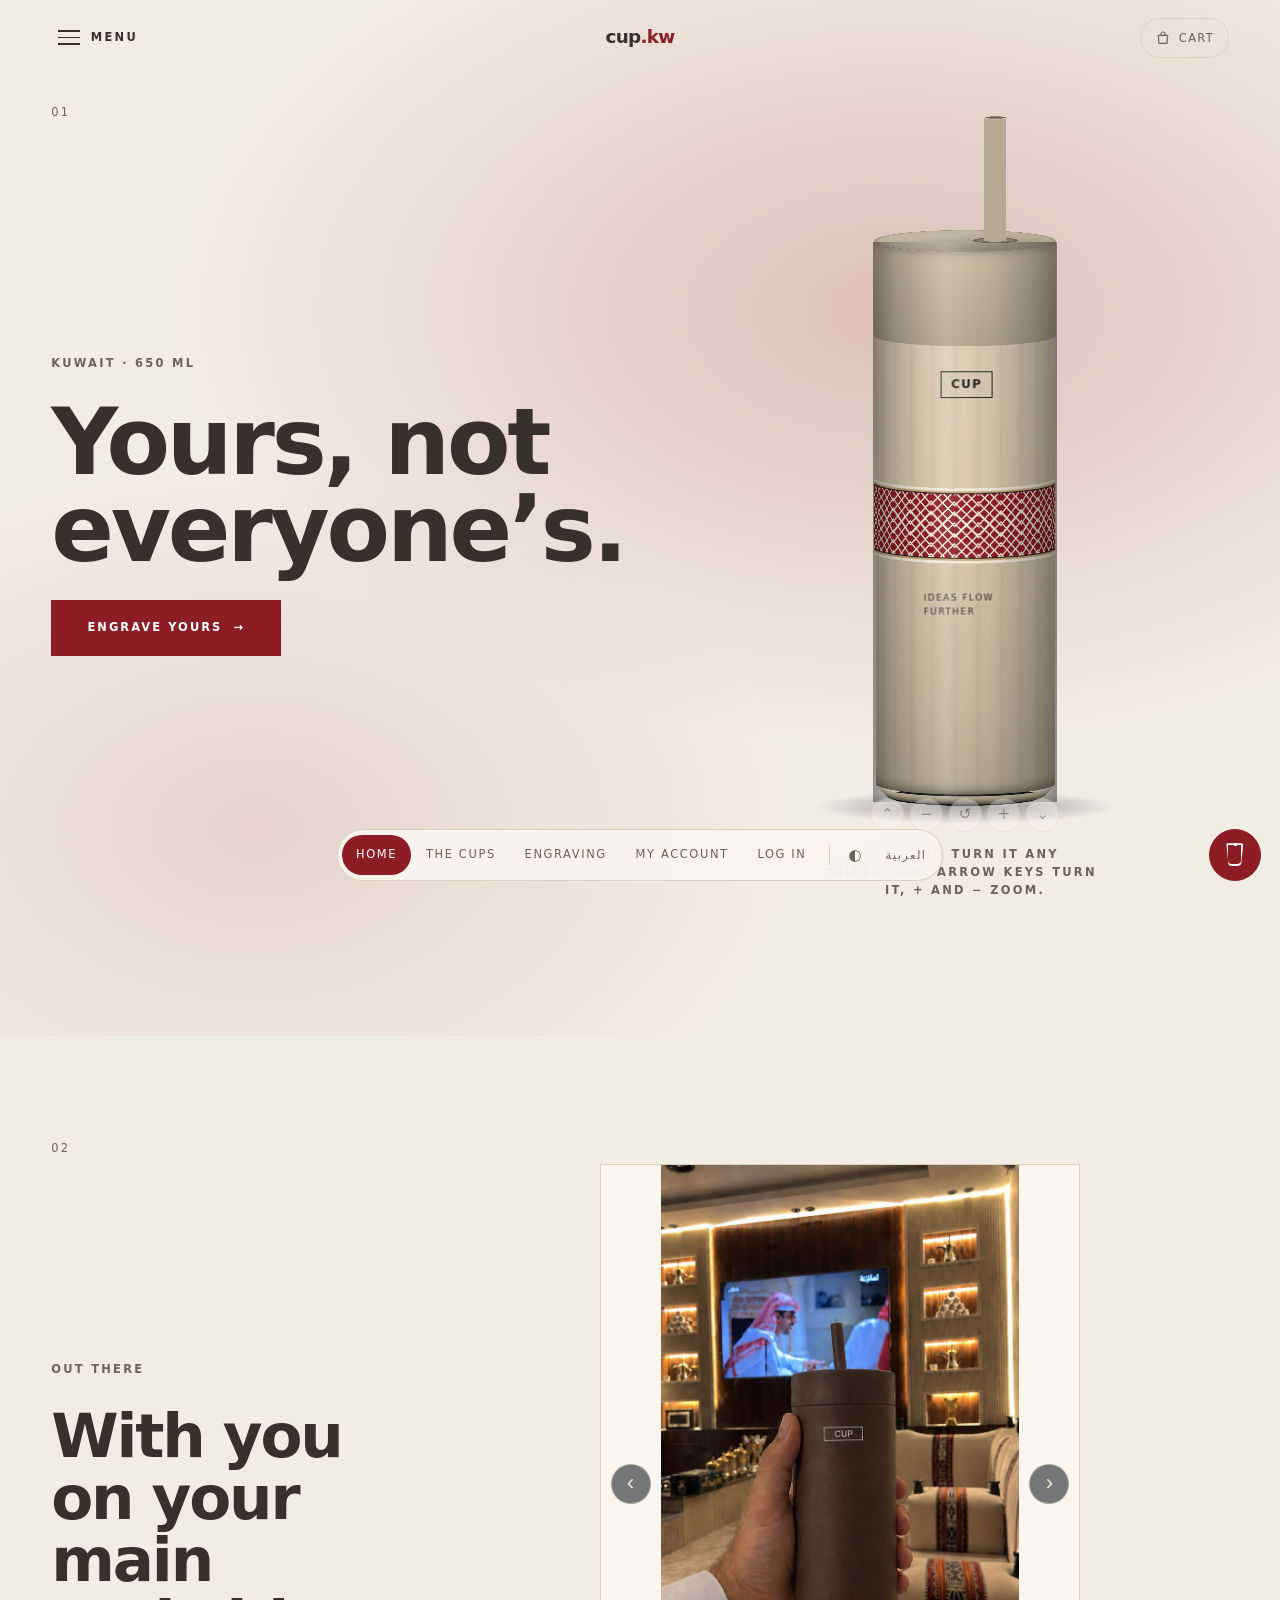
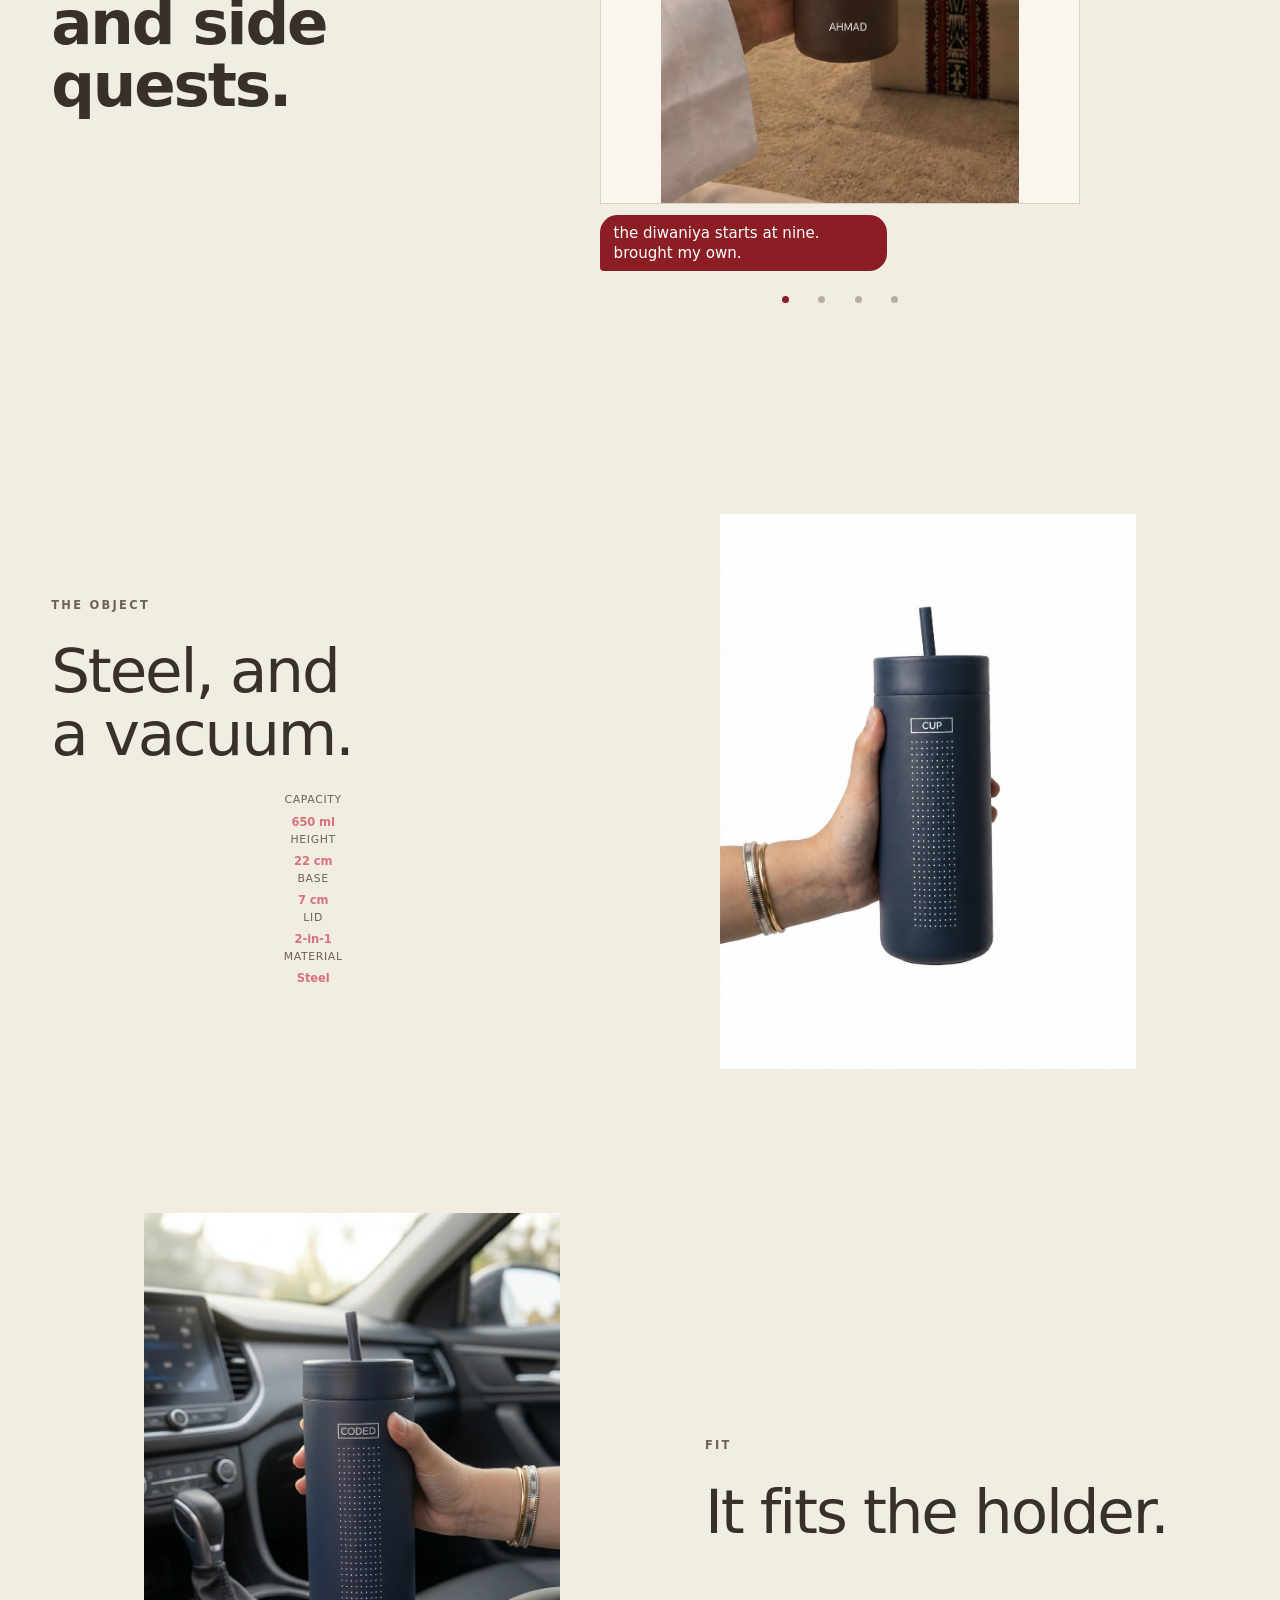
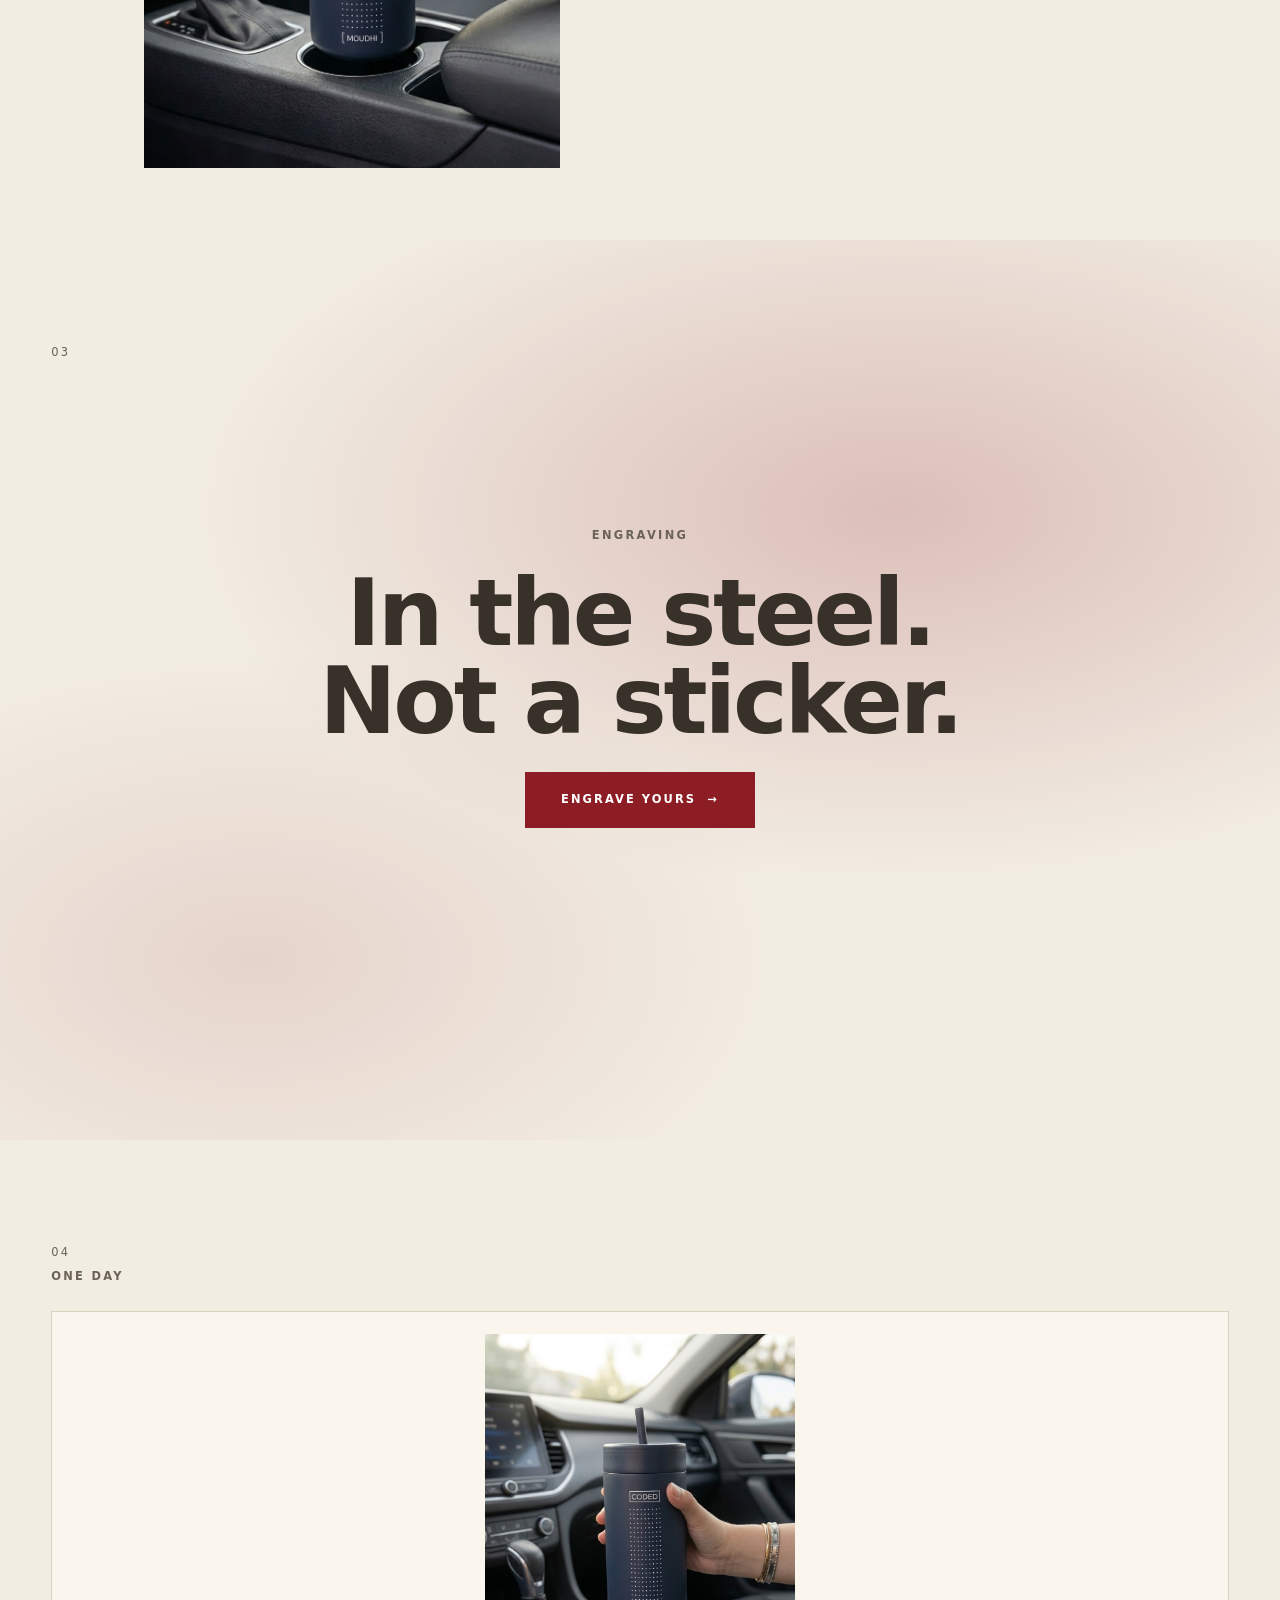
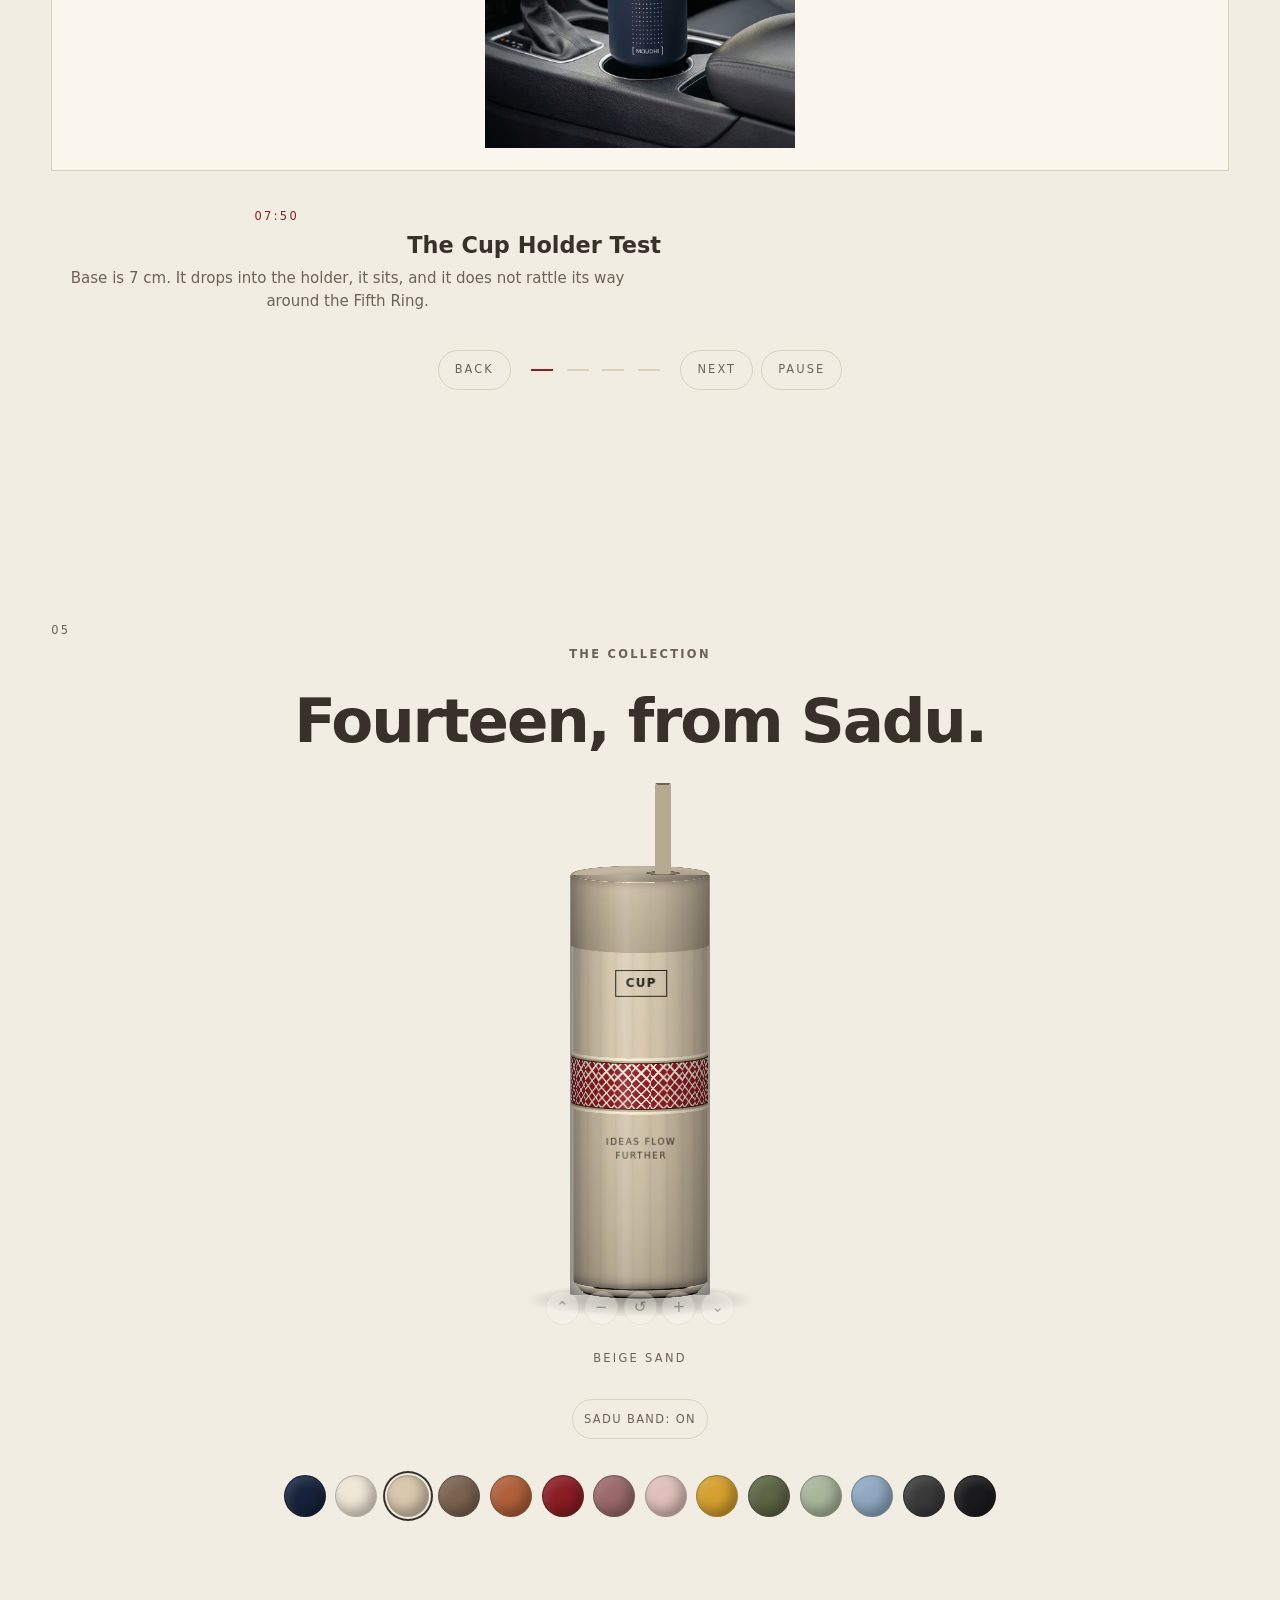
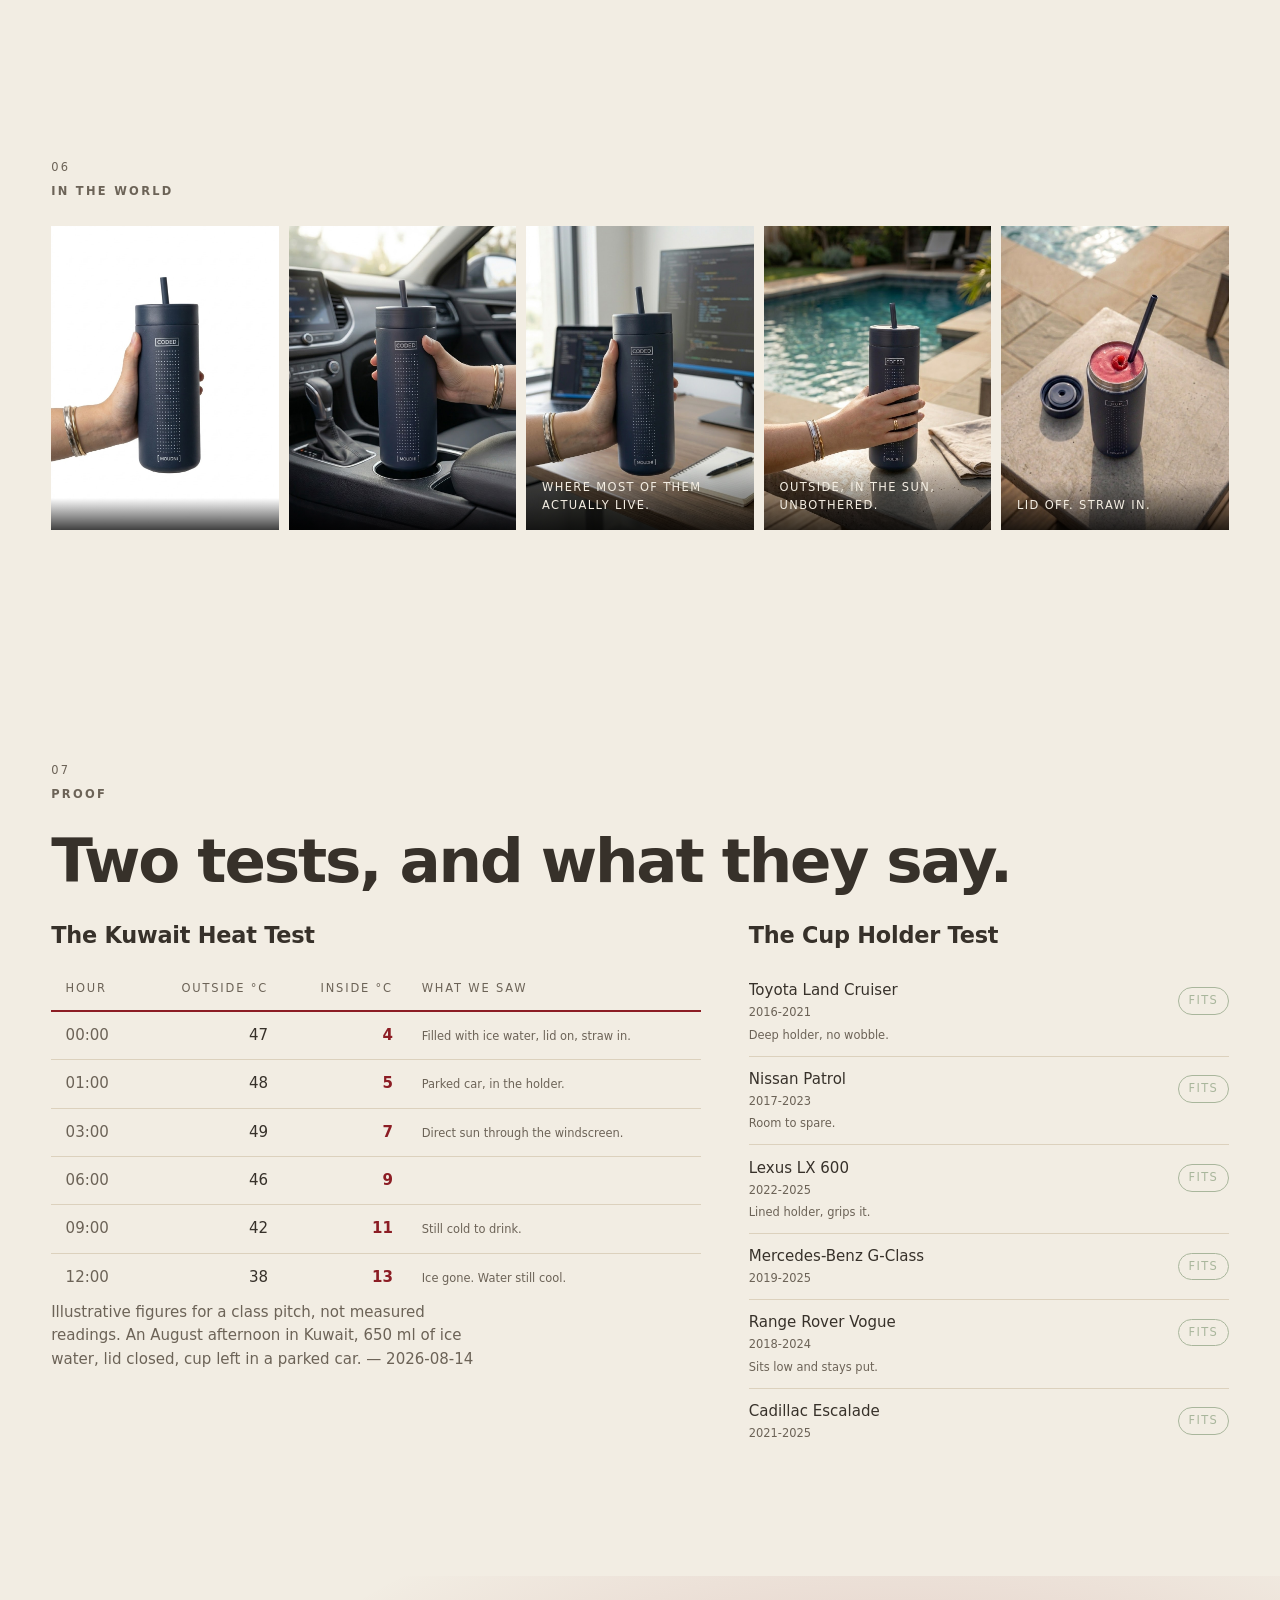
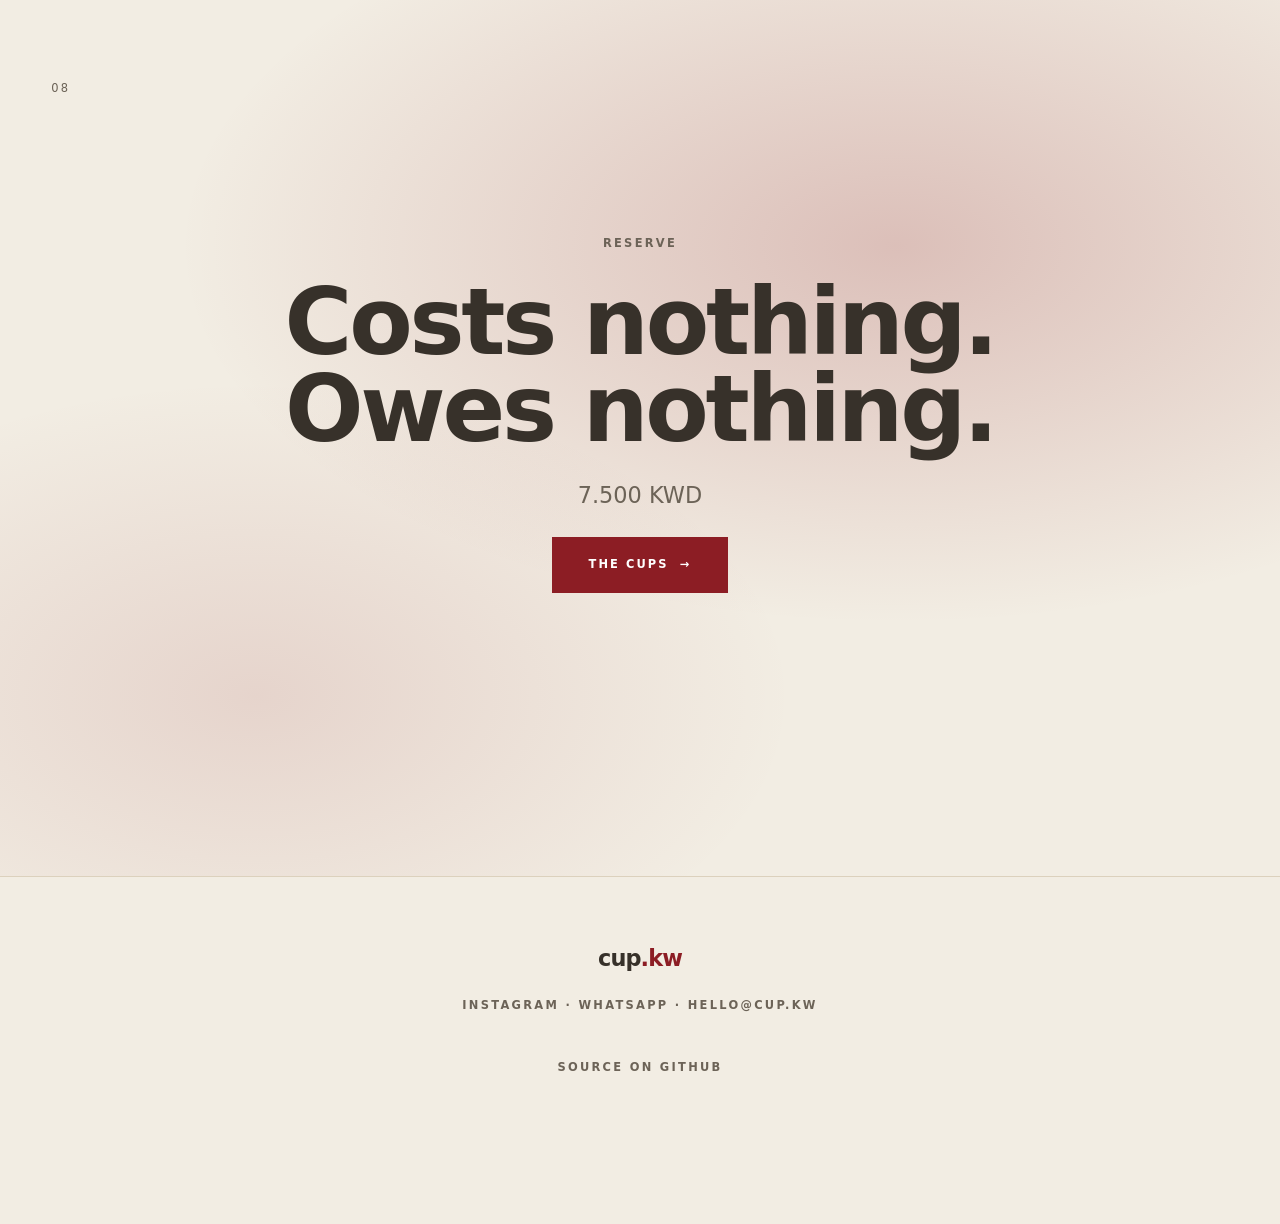
<file: index.html>
<!doctype html>
<html lang="en" dir="ltr">
<head>
<meta charset="utf-8">
<meta name="viewport" content="width=device-width, initial-scale=1">
<title data-t-title="home.title">cup.kw — one cup, with your name on it</title>
<meta name="description" content="An insulated stainless steel cup made for Kuwait, engraved with your name. 650 ml, 2-in-1 lid, straw.">
<link rel="icon" href="favicon.svg" type="image/svg+xml">
<link rel="stylesheet" href="assets/css/cup.css">
<link rel="stylesheet" href="assets/css/experience.css">
</head>
<body>

<a class="skip" href="#main" data-t="nav.skip">Skip to content</a>

<header class="top">
  <button type="button" class="burger" data-burger>
    <span class="burger__bars" aria-hidden="true"><i></i><i></i><i></i></span>
    <span data-t="nav.menu">Menu</span>
  </button>
  <a class="mark" href="index.html">cup<b>.kw</b></a>
  <span class="top__end">
    <a class="btn btn--ghost" href="engrave.html" data-t="home.cta">Engrave yours</a>
  </span>
</header>

<main id="main">

  <!-- 01 · the promise, and the object -->
  <section class="frame glow">
    <p class="frame__no">01</p>
    <div class="frame__in split split--wide">
      <div class="stack" data-rise>
        <p class="micro" data-t="f.hero.label">Kuwait · 650 ml</p>
        <h1 class="display" data-t="home.h1">Yours, not everyone&rsquo;s.</h1>
        <a class="btn" href="engrave.html">
          <span data-t="home.cta">Engrave yours</span><span class="arrow" aria-hidden="true">→</span>
        </a>
      </div>
      <div>
        <div data-cup3d data-face="idle" data-height="560"
             aria-label="A three-dimensional model of the cup. Drag to turn it in any direction; buttons below zoom and tilt."></div>
        <p class="micro cuphint" data-t="home.cup.hint"></p>
      </div>
    </div>
  </section>

  <!-- 02 · where it goes. Before the specification on purpose: the numbers
       answer what the cup is, and these answer where it goes, which is the
       question somebody actually has first. -->
  <section class="frame frame--auto">
    <p class="frame__no">02</p>
    <div class="frame__in quest" data-rise>
      <div class="quest__say stack">
        <p class="micro" data-t="quest.label">Out there</p>
        <h2 class="display display--2" data-t="quest.h">With you on your main and side quests.</h2>
      </div>
      <div class="quest__show" data-quest></div>
    </div>
  </section>

  <!-- the object, held, with its numbers under it. A photoframe, so it carries
       no number of its own — the numbered frames run 01 to 08 through the
       photographs rather than around them.

       The spec list used to be a frame of its own below this photograph. It
       reads better here: the sentence names the thing, the photograph shows
       the size of it against a hand, and the numbers underneath say the same
       thing exactly. Small, because a specification is a footnote to a
       photograph that has already answered the question. -->
  <section class="photoframe">
    <img src="assets/img/cup-in-hand.jpg" alt="The cup held in one hand, engraved CUP, showing how big it is" loading="lazy" decoding="async">
    <div class="photoframe__in stack" data-rise>
      <p class="micro" data-t="f.spec.label">The object</p>
      <p class="display display--2" data-t="f.spec.h">Steel, and a vacuum.</p>
      <ul class="facts facts--tight" data-specs></ul>
    </div>
  </section>

  <!-- fit, shown rather than argued -->
  <section class="photoframe photoframe--flip">
    <img src="assets/img/in-car.jpg" alt="The cup standing in a car cup holder, a hand resting on it" loading="lazy" decoding="async">
    <div class="photoframe__in stack" data-rise>
      <p class="micro" data-t="f.car.label">Fit</p>
      <p class="display display--2" data-t="f.car.h">It fits the holder.</p>
    </div>
  </section>

  <!-- 03 · the promise itself -->
  <section class="frame glow">
    <p class="frame__no">03</p>
    <div class="frame__in stack" data-rise style="justify-items:center;text-align:center">
      <p class="micro" data-t="f.eng.label">Engraving</p>
      <h2 class="display" data-t="f.eng.h">In the steel. Not a sticker.</h2>
      <a class="btn" href="engrave.html">
        <span data-t="home.cta">Engrave yours</span><span class="arrow" aria-hidden="true">→</span>
      </a>
    </div>
  </section>

  <!-- 04 · one day -->
  <section class="frame frame--auto">
    <p class="frame__no">04</p>
    <div class="frame__in stack" data-rise>
      <p class="micro" data-t="f.day.label">One day</p>
      <div class="show" data-show style="width:100%"></div>
    </div>
  </section>

  <!-- 05 · the collection, against the cup it actually repaints. Its own
       stage, so choosing a colour is never interrupted by the day advancing
       to a photograph. -->
  <section class="frame frame--auto">
    <p class="frame__no">05</p>
    <div class="frame__in stack" data-rise style="justify-items:center;text-align:center">
      <p class="micro" data-t="f.coll.label">The collection</p>
      <h2 class="display display--2" data-t="f.coll.h">Fourteen, from Sadu.</h2>
      <div data-cup3d data-height="420" style="width:100%"
           aria-label="A three-dimensional model of the cup in the colour you have chosen. Drag to turn it in any direction."></div>
      <p class="swatchname" data-swatchname></p>
      <button type="button" class="chip chip--btn" data-band-toggle aria-pressed="true"></button>
      <!-- Leads on Beige Sand, not Navy: the ground is navy, and a navy cup on it is
           1.00:1. Beige Sand is 10.66:1 and is what the collection sheets lead with. -->
      <div class="palette palette--rail" data-swatches="colour" data-drives-cup data-selected="beige-sand"></div>
    </div>
  </section>

  <!-- 06 · the photographs -->
  <section class="frame frame--auto">
    <p class="frame__no">06</p>
    <div class="frame__in stack" data-rise>
      <p class="micro" data-t="f.shots.label">In the world</p>
      <div class="gallery" data-gallery style="width:100%"></div>
    </div>
  </section>

  <!-- 07 · proof. No character, no flourish: this frame is the honest one. -->
  <section class="frame frame--auto">
    <p class="frame__no">07</p>
    <div class="frame__in stack" data-rise>
      <p class="micro" data-t="f.proof.label">Proof</p>
      <h2 class="display display--2" data-t="proof.h2">Two tests, and what they say.</h2>
      <div class="proofgrid">
        <div>
          <h3 class="proofgrid__h" data-t="home.proof.h">The Kuwait Heat Test</h3>
          <div data-heattest></div>
        </div>
        <div>
          <h3 class="proofgrid__h" data-t="proof.fit.h">The Cup Holder Test</h3>
          <div data-fit></div>
        </div>
      </div>
    </div>
  </section>

  <!-- 08 · the way out -->
  <section class="frame glow">
    <p class="frame__no">08</p>
    <div class="frame__in stack" data-rise style="justify-items:center;text-align:center">
      <p class="micro" data-t="f.price.label">Reserve</p>
      <h2 class="display" data-t="f.price.h">Costs nothing. Owes nothing.</h2>
      <div data-price></div>
      <a class="btn" href="menu.html">
        <span data-t="nav.menu.page">The cups</span><span class="arrow" aria-hidden="true">→</span>
      </a>
    </div>
  </section>

</main>

<footer class="foot">
  <div class="foot__in">
    <div class="stack" style="gap:.6rem">
      <p class="mark" style="font-size:1.4rem">cup<b>.kw</b></p>
      <p class="micro" data-contact></p>
    </div>
    <p class="micro"><a href="https://github.com/Smart1po/cup-kw" rel="noopener" data-t="foot.source">Source on GitHub</a></p>
  </div>
</footer>

<script src="assets/js/content.js"></script>
<script src="assets/js/catalogue.js"></script>
<script src="assets/js/experience.js"></script>
<script src="assets/js/theme.js"></script>
<script src="assets/js/cup3d.js"></script>
<script src="assets/js/backend.js"></script>
<script src="assets/js/app.js"></script>
<script src="assets/js/cart.js"></script>
<script src="assets/js/nav.js"></script>
<script src="assets/js/ui.js"></script>
<script src="assets/js/intro.js"></script>
<script src="assets/js/show.js"></script>
<script src="assets/js/quest.js"></script>
<script src="assets/js/chat.js"></script>
</body>
</html>
</file>
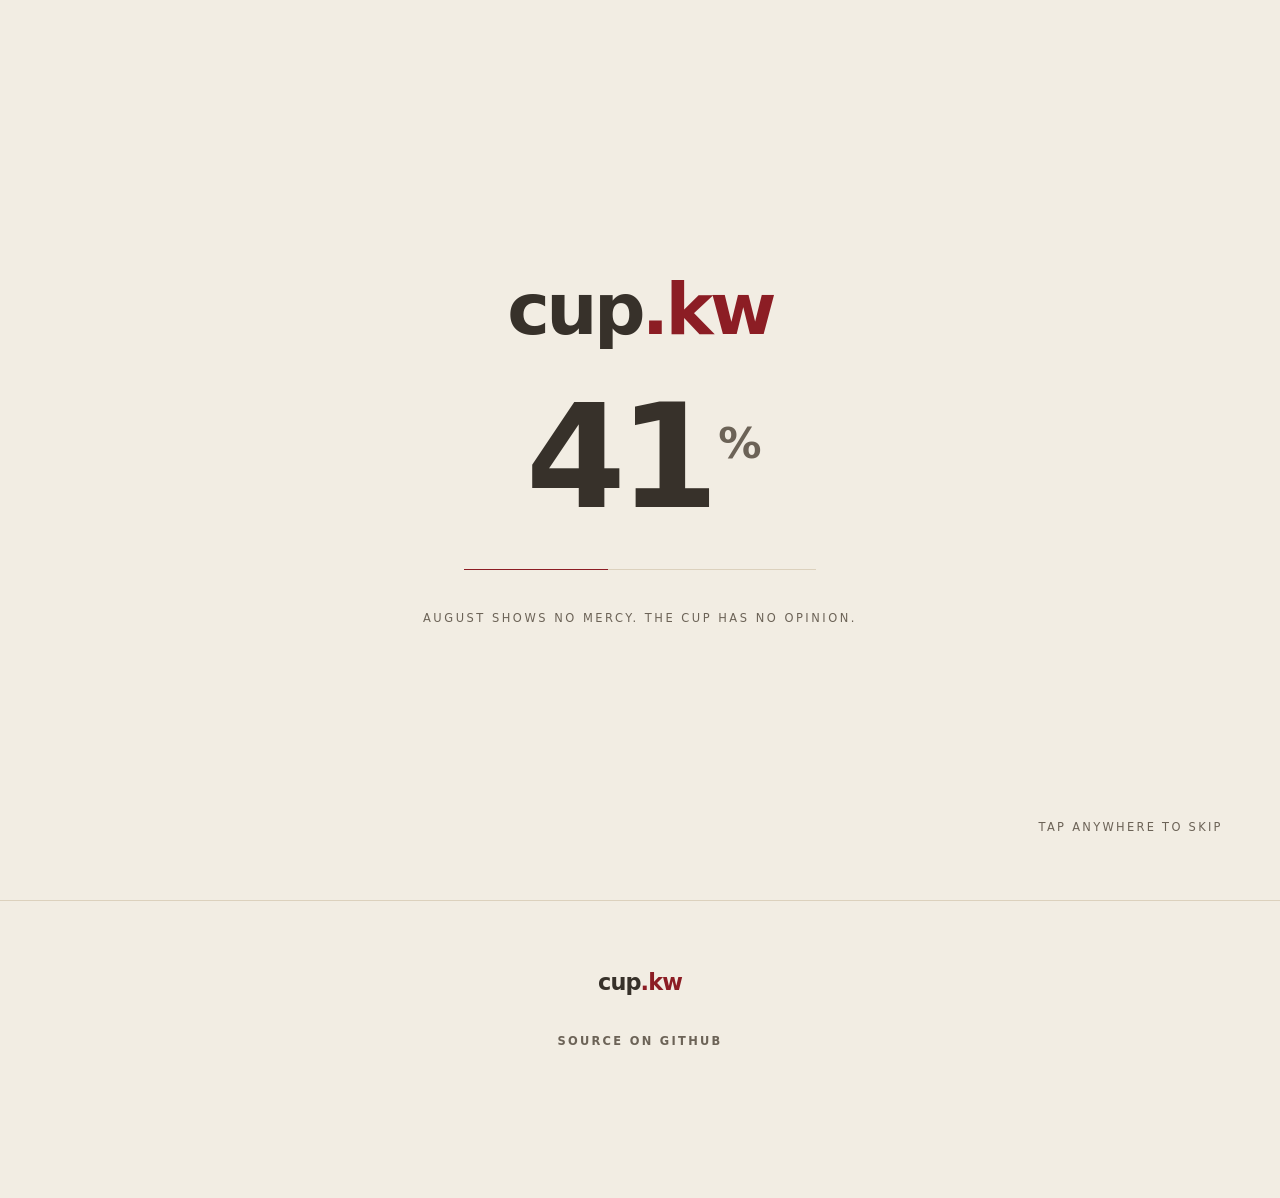
<file: account.html>
<!doctype html>
<html lang="en" dir="ltr" data-gated>
<head>
<meta charset="utf-8">
<meta name="viewport" content="width=device-width, initial-scale=1">
<title data-t-title="acct.title">My account — cup.kw</title>
<meta name="description" content="Your details and your orders.">
<link rel="icon" href="favicon.svg" type="image/svg+xml">
<link rel="stylesheet" href="assets/css/cup.css">
<link rel="stylesheet" href="assets/css/experience.css">
<style>
  /* Nothing member-shaped is in the DOM unhidden before the guard runs, so a
     signed-out visitor never sees a flash of somebody's account. */
  html[data-gated] [data-member] { display: none; }
  html[data-gated][data-signed-in] [data-member] { display: block; }
  html[data-gated][data-signed-in] [data-waiting] { display: none; }
</style>
</head>
<body>

<a class="skip" href="#main" data-t="nav.skip">Skip to content</a>

<header class="top">
  <button type="button" class="burger" data-burger>
    <span class="burger__bars" aria-hidden="true"><i></i><i></i><i></i></span>
    <span data-t="nav.menu">Menu</span>
  </button>
  <a class="mark" href="index.html">cup<b>.kw</b></a>
  <span class="top__end"></span>
</header>

<main id="main" class="frame glow">
  <div class="frame__in">

    <p data-waiting class="pending" data-t="res.checking">Checking your session…</p>

    <div data-member>
      <div class="stack" data-rise style="gap:1.6rem;width:100%">
        <p class="micro" data-t="nav.account">My account</p>
        <h1 class="display display--2" id="hello" data-t="acct.h1">Your account.</h1>

        <p class="notice" id="msg" hidden></p>

        <!-- Details beside the orders, not above them. The details are four
             short lines that never change; the orders are the part with
             something new in it, so they get the wider column. -->
        <div class="acctlay">

          <!-- Read-only until asked otherwise. A form that is always live
               invites an accidental edit, and there is nothing on this screen
               anybody needs to change most visits. -->
          <section class="acct acct--me">
            <div class="acct__top">
              <h2 class="acct__h" data-t="acct.details">Your details</h2>
              <button type="button" class="btn btn--ghost btn--sm" id="editbtn"
                      data-t="acct.edit">Edit my profile</button>
            </div>

            <form id="acctform" novalidate>
              <div class="field">
                <label for="a-name" data-t="auth.fullname">Full name</label>
                <input id="a-name" name="full_name" type="text" autocomplete="name" readonly>
              </div>
              <div class="field">
                <label for="a-email" data-t="auth.email">Email</label>
                <!-- Never editable, in either state. Changing the address on an
                     account is changing the way back into it, and doing that
                     properly needs a confirmation sent to both addresses. -->
                <input id="a-email" type="email" autocomplete="email" readonly>
                <p class="hint" data-t="acct.emailfixed">Your email is how you get back in, so it is not editable here.</p>
              </div>
              <div class="field">
                <label for="a-phone" data-t="auth.phone">Phone number</label>
                <input id="a-phone" name="phone" type="tel" inputmode="tel" autocomplete="tel" readonly>
              </div>
              <div class="field">
                <label for="a-area" data-t="auth.area">Area</label>
                <input id="a-area" name="area" type="text" autocomplete="address-level2" readonly>
              </div>

              <div class="acct__btns" id="acctbtns" hidden>
                <button type="submit" class="btn" id="acctsave" data-t="acct.save">Save changes</button>
                <button type="button" class="btn btn--ghost" id="acctcancel" data-t="co.cancel">Cancel</button>
              </div>
            </form>
          </section>

          <section class="acct acct--orders">
            <h2 class="acct__h" data-t="acct.orders">Your orders</h2>
            <div data-orders></div>
          </section>

        </div>
      </div>
    </div>

  </div>
</main>

<footer class="foot">
  <div class="foot__in">
    <p class="mark" style="font-size:1.4rem">cup<b>.kw</b></p>
    <p class="micro"><a href="https://github.com/Smart1po/cup-kw" rel="noopener" data-t="foot.source">Source on GitHub</a></p>
  </div>
</footer>

<script src="assets/js/content.js"></script>
<script src="assets/js/catalogue.js"></script>
<script src="assets/js/experience.js"></script>
<script src="assets/js/theme.js"></script>
<script src="assets/js/backend.js"></script>
<script src="assets/js/cup3d.js"></script>
<script src="assets/js/app.js"></script>
<script src="assets/js/cart.js"></script>
<script src="assets/js/nav.js"></script>
<script src="assets/js/ui.js"></script>
<script src="assets/js/chat.js"></script>
<script src="assets/js/account.js"></script>
</body>
</html>
</file>
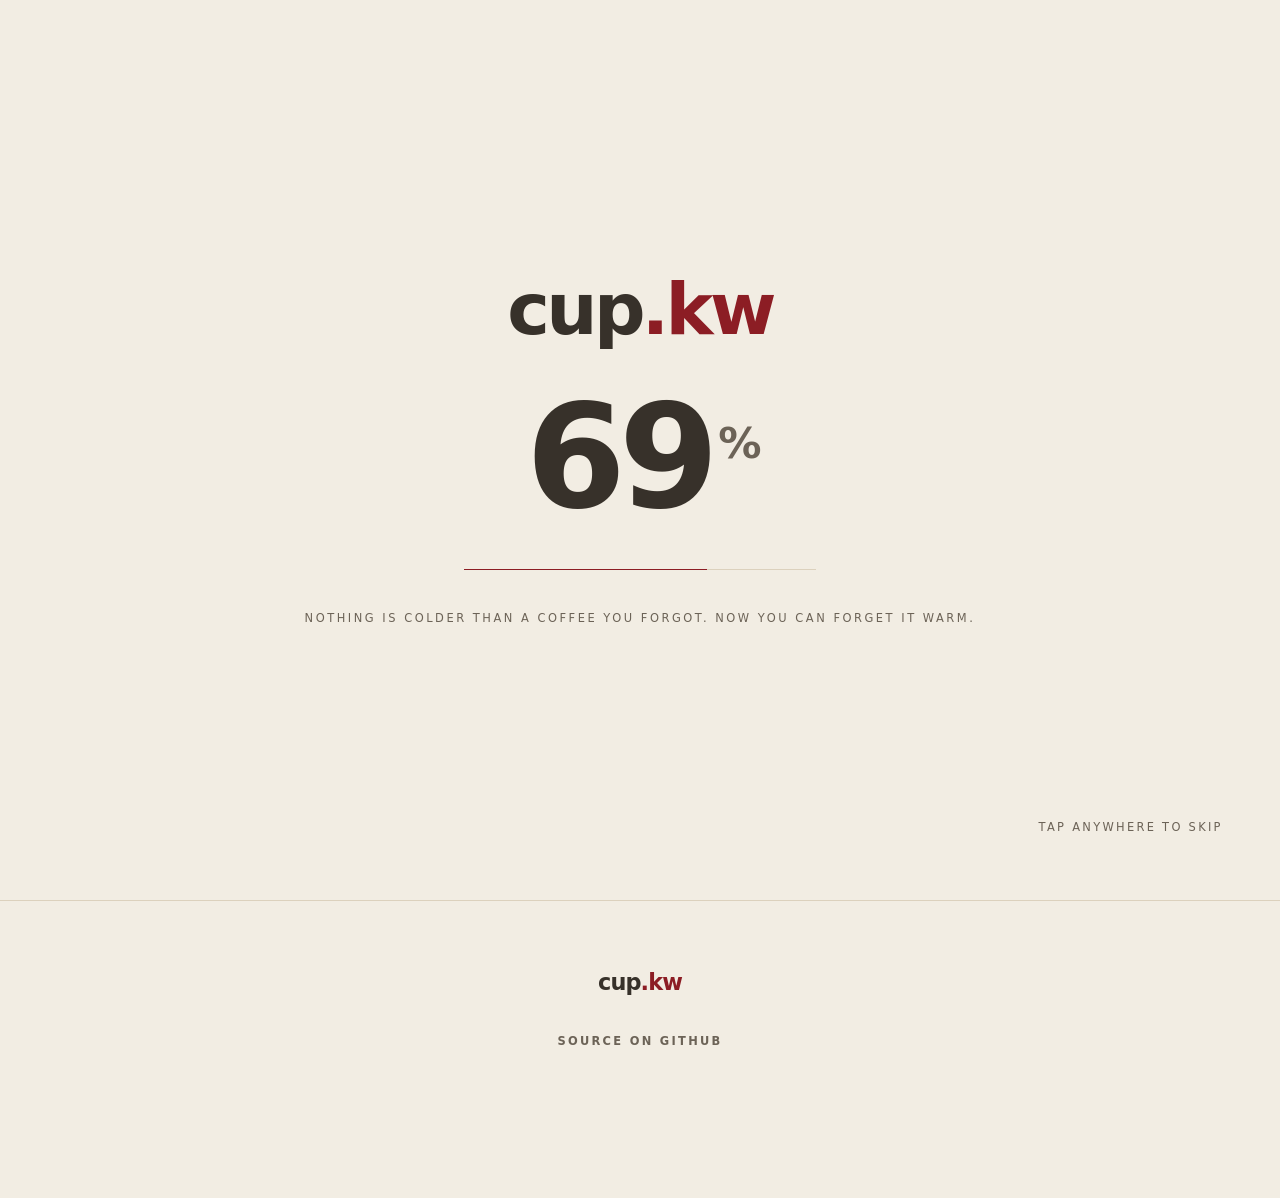
<file: checkout.html>
<!doctype html>
<html lang="en" dir="ltr" data-gated>
<head>
<meta charset="utf-8">
<meta name="viewport" content="width=device-width, initial-scale=1">
<title data-t-title="co.title">Checkout — cup.kw</title>
<meta name="description" content="Where your cups are going: an address you keep, or a gift straight to somebody else.">
<link rel="icon" href="favicon.svg" type="image/svg+xml">
<link rel="stylesheet" href="assets/css/cup.css">
<link rel="stylesheet" href="assets/css/experience.css">
<style>
  html[data-gated] [data-member] { display: none; }
  html[data-gated][data-signed-in] [data-member] { display: block; }
  html[data-gated][data-signed-in] [data-waiting] { display: none; }
</style>
</head>
<body>

<a class="skip" href="#main" data-t="nav.skip">Skip to content</a>

<header class="top">
  <button type="button" class="burger" data-burger>
    <span class="burger__bars" aria-hidden="true"><i></i><i></i><i></i></span>
    <span data-t="nav.menu">Menu</span>
  </button>
  <a class="mark" href="index.html">cup<b>.kw</b></a>
  <span class="top__end"></span>
</header>

<main id="main" class="frame glow">
  <div class="frame__in">

    <p data-waiting class="pending" data-t="res.checking">Checking your session…</p>

    <div data-member>
      <div class="stack" data-rise style="gap:1.5rem;width:100%">
        <p class="micro" data-t="cart.checkout">Checkout</p>
        <h1 class="display display--2" data-t="co.h1">Where is it going?</h1>

        <p class="notice" id="msg" hidden></p>

        <!-- What is being paid for, before anything is asked about where it
             goes. A checkout that hides the order until the last screen is
             asking you to trust it about the one thing you can check. -->
        <section class="acct">
          <h2 class="acct__h" data-t="cart.title">Your cart</h2>
          <div data-co-cart></div>
        </section>

        <fieldset class="field" style="max-inline-size:none;margin:0">
          <legend class="acct__h" data-t="co.h1">Where is it going?</legend>
          <div class="scripttoggle">
            <label class="swatch"><input type="radio" name="dest" value="addr" checked>
              <span data-t="co.tome">To an address</span></label>
            <label class="swatch"><input type="radio" name="dest" value="gift">
              <span data-t="co.gift">It is a gift</span></label>
          </div>
        </fieldset>

        <section class="acct" data-pane="addr">
          <h2 class="acct__h" data-t="co.addresses">Saved addresses</h2>
          <div data-addresses></div>
        </section>

        <section class="acct" data-pane="gift" hidden>
          <h2 class="acct__h" data-t="co.gift">It is a gift</h2>
          <div class="field">
            <label for="g-name" data-t="co.rname">Who it is for</label>
            <input id="g-name" type="text" autocomplete="off">
          </div>
          <div class="field">
            <label for="g-phone" data-t="co.rphone">Their phone number</label>
            <input id="g-phone" type="tel" inputmode="tel" autocomplete="off">
          </div>
          <div class="field" style="max-inline-size:none">
            <label for="g-msg" data-t="co.msg">A message with it (optional)</label>
            <textarea id="g-msg" rows="4" maxlength="250"></textarea>
            <p class="hint"><span class="counter" id="g-count">250</span>
               <span data-t="co.msgleft">characters left</span></p>
          </div>
        </section>

        <button type="button" class="btn" id="placebtn" data-t="co.place">Place the order</button>
      </div>
    </div>

  </div>
</main>

<footer class="foot">
  <div class="foot__in">
    <p class="mark" style="font-size:1.4rem">cup<b>.kw</b></p>
    <p class="micro"><a href="https://github.com/Smart1po/cup-kw" rel="noopener" data-t="foot.source">Source on GitHub</a></p>
  </div>
</footer>

<script src="assets/js/content.js"></script>
<script src="assets/js/catalogue.js"></script>
<script src="assets/js/experience.js"></script>
<script src="assets/js/theme.js"></script>
<script src="assets/js/backend.js"></script>
<script src="assets/js/cup3d.js"></script>
<script src="assets/js/app.js"></script>
<script src="assets/js/cart.js"></script>
<script src="assets/js/nav.js"></script>
<script src="assets/js/ui.js"></script>
<script src="assets/js/chat.js"></script>
<script src="assets/js/checkout.js"></script>
</body>
</html>
</file>
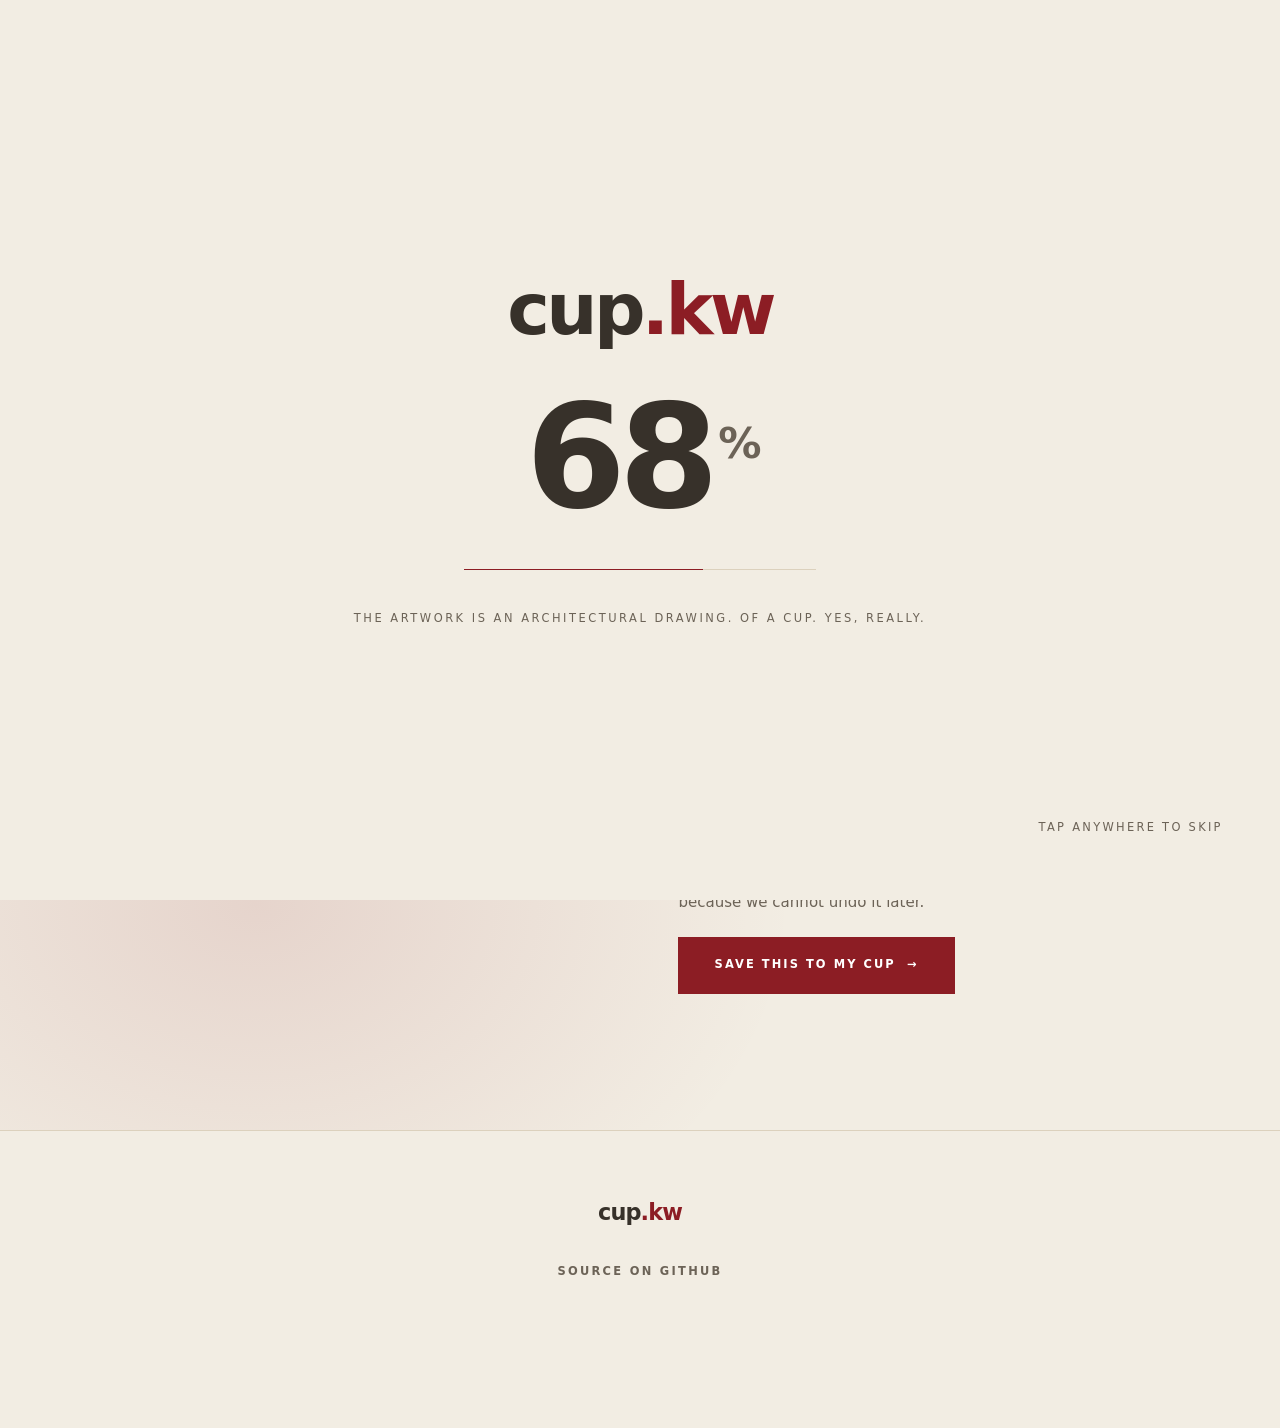
<file: engrave.html>
<!doctype html>
<html lang="en" dir="ltr">
<head>
<meta charset="utf-8">
<meta name="viewport" content="width=device-width, initial-scale=1">
<title data-t-title="eng.title">Engraving — cup.kw</title>
<meta name="description" content="Type your name in Arabic or English and watch it land on the cup, in any of the fourteen Sadu colours.">
<link rel="icon" href="favicon.svg" type="image/svg+xml">
<link rel="stylesheet" href="assets/css/cup.css">
<link rel="stylesheet" href="assets/css/experience.css">
</head>
<body>

<a class="skip" href="#main" data-t="nav.skip">Skip to content</a>

<header class="top">
  <button type="button" class="burger" data-burger>
    <span class="burger__bars" aria-hidden="true"><i></i><i></i><i></i></span>
    <span data-t="nav.menu">Menu</span>
  </button>
  <a class="mark" href="index.html">cup<b>.kw</b></a>
  <span class="top__end"></span>
</header>

<main id="main" class="frame glow">
  <div class="frame__in split">

    <div>
      <div data-cup3d data-face="idle" data-height="440"
           aria-label="A three-dimensional model of the cup showing your engraving. Drag to turn it."></div>
      <p class="micro cuphint" data-t="home.cup.hint"></p>
    </div>

    <form id="engform" class="stack" novalidate style="gap:1.4rem;width:100%">
      <p class="micro" data-t="f.eng.label">Engraving</p>
      <h1 class="display display--2" data-t="eng.h1">Put your name on it.</h1>

      <div class="field" style="width:100%">
        <label for="engin" data-t="eng.label">What it should say</label>
        <input id="engin" type="text" maxlength="40" autocomplete="off"
               placeholder="Your name" data-t-attr="placeholder:eng.placeholder">
        <p class="hint"><span class="counter" id="count">16</span>
           <span data-t="eng.left">characters left</span></p>
      </div>

      <fieldset class="field" style="margin:0">
        <legend data-t="eng.script">Script</legend>
        <div class="scripttoggle">
          <label class="swatch"><input type="radio" name="script" value="latin" checked>
            <span data-t="eng.latin">Latin</span></label>
          <label class="swatch"><input type="radio" name="script" value="arabic">
            <span data-t="eng.arabic">Arabic</span></label>
        </div>
      </fieldset>

      <fieldset class="field" style="margin:0;max-inline-size:none">
        <legend data-t="eng.colour">Colour</legend>
        <div data-swatches="colour" data-drives-cup data-groups></div>
        <p class="swatchname" data-swatchname></p>
        <div class="cuptoggles">
          <button type="button" class="chip chip--btn" data-band-toggle aria-pressed="true"></button>
          <button type="button" class="chip chip--btn" data-word-toggle aria-pressed="true"></button>
        </div>
      </fieldset>

      <!-- The warning a person needs BEFORE committing to something permanent. -->
      <p class="notice" id="arwarn" hidden data-t="eng.warn.ar"></p>
      <p class="note" data-t="eng.warn.perm">An engraving is permanent.</p>

      <button type="button" class="btn" id="savebtn">
        <span data-t="eng.save">Save this to my cup</span><span class="arrow" aria-hidden="true">→</span>
      </button>
    </form>
  </div>
</main>

<footer class="foot">
  <div class="foot__in">
    <p class="mark" style="font-size:1.4rem">cup<b>.kw</b></p>
    <p class="micro"><a href="https://github.com/Smart1po/cup-kw" rel="noopener" data-t="foot.source">Source on GitHub</a></p>
  </div>
</footer>

<script src="assets/js/content.js"></script>
<script src="assets/js/catalogue.js"></script>
<script src="assets/js/experience.js"></script>
<script src="assets/js/theme.js"></script>
<script src="assets/js/cup3d.js"></script>
<script src="assets/js/backend.js"></script>
<script src="assets/js/app.js"></script>
<script src="assets/js/cart.js"></script>
<script src="assets/js/nav.js"></script>
<script src="assets/js/ui.js"></script>
<script src="assets/js/intro.js"></script>
<script src="assets/js/chat.js"></script>
<script src="assets/js/engrave.js"></script>
</body>
</html>
</file>
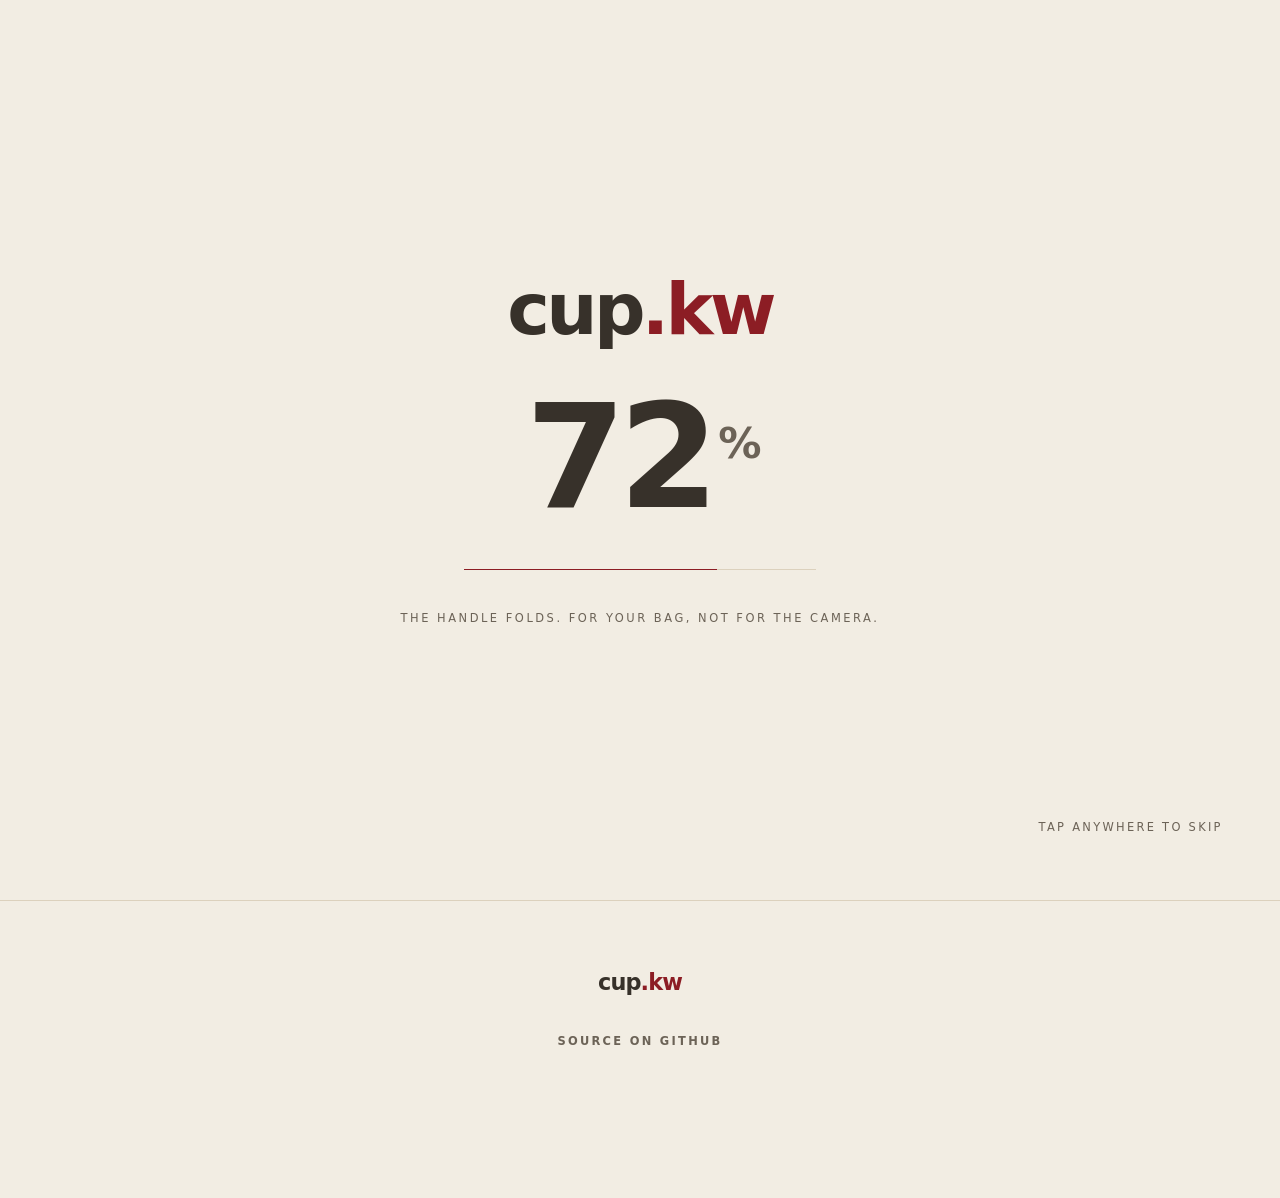
<file: login.html>
<!doctype html>
<html lang="en" dir="ltr">
<head>
<meta charset="utf-8">
<meta name="viewport" content="width=device-width, initial-scale=1">
<title data-t-title="auth.title">Log in — cup.kw</title>
<meta name="description" content="Log in to cup.kw to follow your orders and keep your engraving.">
<link rel="icon" href="favicon.svg" type="image/svg+xml">
<link rel="stylesheet" href="assets/css/cup.css">
<link rel="stylesheet" href="assets/css/experience.css">
</head>
<body>

<a class="skip" href="#main" data-t="nav.skip">Skip to content</a>

<header class="top">
  <button type="button" class="burger" data-burger>
    <span class="burger__bars" aria-hidden="true"><i></i><i></i><i></i></span>
    <span data-t="nav.menu">Menu</span>
  </button>
  <a class="mark" href="index.html">cup<b>.kw</b></a>
  <span class="top__end"></span>
</header>

<main id="main" class="frame glow">
  <div class="frame__in authlay">

    <figure class="authlay__art" style="margin:0">
      <div data-cup3d data-face="held" data-height="360" aria-label="A three-dimensional model of the cup"></div>
    </figure>

    <!-- Two boxes and a button, and nothing else. Making an account is a
         different job with different questions, so it is a different page —
         and this one asks only what logging in actually needs. -->
    <div class="authlay__form stack" style="gap:1.3rem;width:100%">
      <p class="micro" data-t="nav.login">Log in</p>
      <h1 class="display display--2" data-t="auth.h1">Log in.</h1>

      <p class="notice" id="msg" hidden></p>

      <form id="authform" data-auth-mode="in" novalidate style="width:100%">
        <div class="field">
          <label for="email" data-t="auth.email">Email</label>
          <input id="email" name="email" type="email" autocomplete="email" required>
        </div>

        <div class="field">
          <label for="pw" data-t="auth.password">Password</label>
          <div class="pwwrap">
            <input id="pw" name="password" type="password" autocomplete="current-password" required>
            <button type="button" class="pweye" id="pweye" aria-pressed="false"
                    data-t-attr="aria-label:auth.show"></button>
          </div>
          <p class="hint" data-t="auth.pwShort">Never stored here. Only a hash of it is kept, and not by us.</p>
        </div>

        <button type="submit" class="btn" id="submitbtn" data-t="auth.signin">Log in</button>
      </form>

      <p class="note"><a href="signup.html" data-t="auth.tosignup">New here? Create an account.</a></p>
    </div>
  </div>
</main>

<footer class="foot">
  <div class="foot__in">
    <p class="mark" style="font-size:1.4rem">cup<b>.kw</b></p>
    <p class="micro"><a href="https://github.com/Smart1po/cup-kw" rel="noopener" data-t="foot.source">Source on GitHub</a></p>
  </div>
</footer>

<script src="assets/js/content.js"></script>
<script src="assets/js/catalogue.js"></script>
<script src="assets/js/experience.js"></script>
<script src="assets/js/theme.js"></script>
<script src="assets/js/backend.js"></script>
<script src="assets/js/cup3d.js"></script>
<script src="assets/js/app.js"></script>
<script src="assets/js/cart.js"></script>
<script src="assets/js/nav.js"></script>
<script src="assets/js/ui.js"></script>
<script src="assets/js/intro.js"></script>
<script src="assets/js/chat.js"></script>
<script src="assets/js/auth.js"></script>
</body>
</html>
</file>
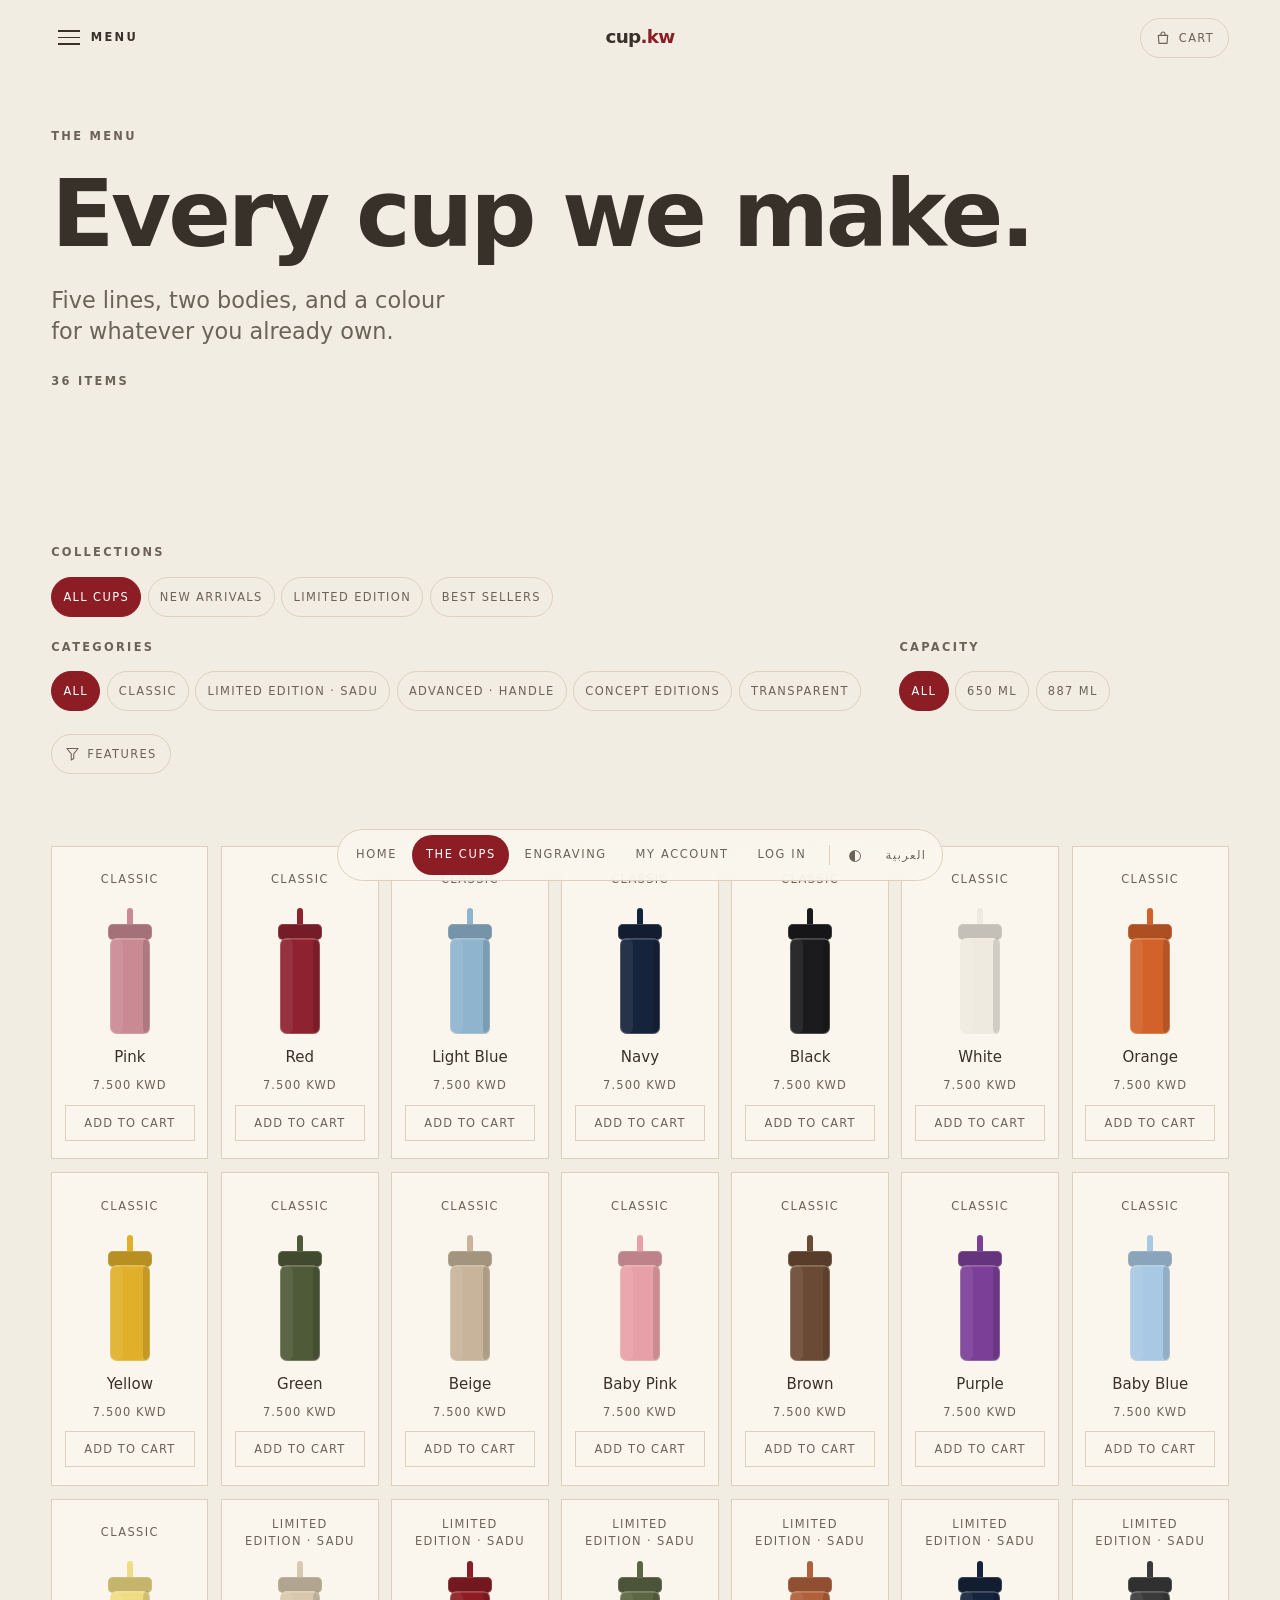
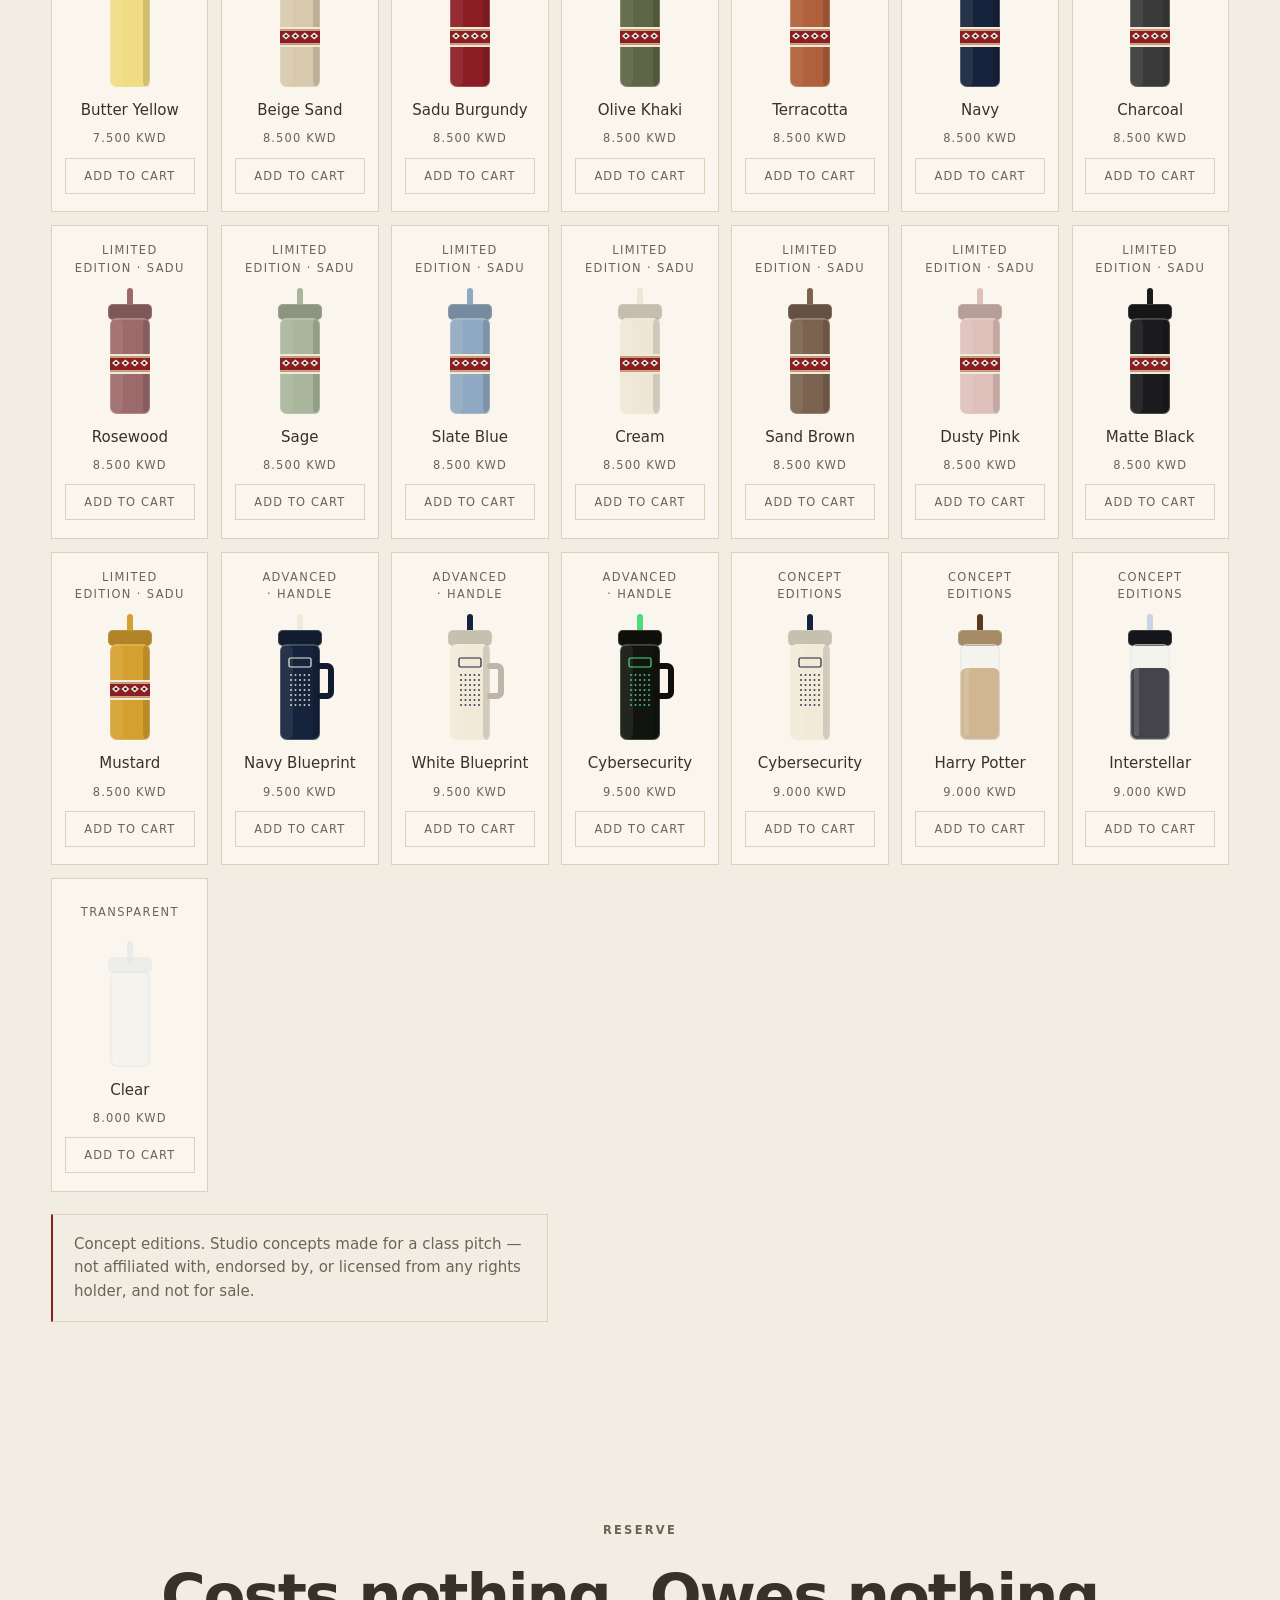
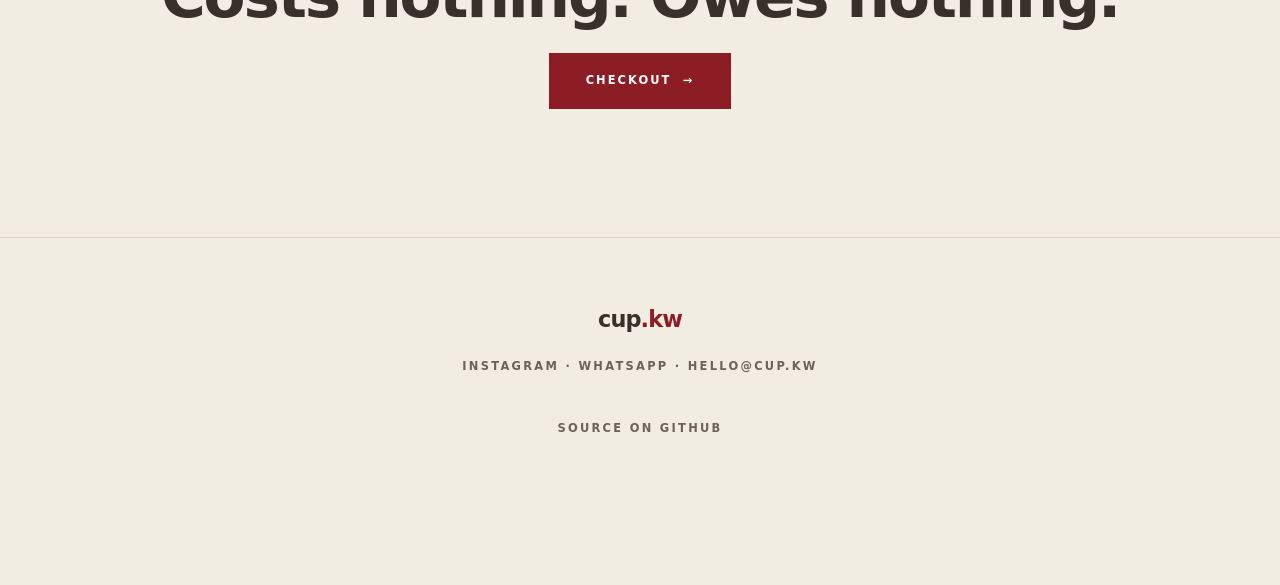
<file: menu.html>
<!doctype html>
<html lang="en" dir="ltr">
<head>
<meta charset="utf-8">
<meta name="viewport" content="width=device-width, initial-scale=1">
<title data-t-title="menucat.title">cup.kw — every cup we make</title>
<meta name="description" content="Every cup cup.kw makes: the Classic line, the Sadu limited edition, the handled Advanced cup, and the concept editions.">
<link rel="icon" href="favicon.svg" type="image/svg+xml">
<link rel="stylesheet" href="assets/css/cup.css">
<link rel="stylesheet" href="assets/css/experience.css">
</head>
<body>

<a class="skip" href="#main" data-t="nav.skip">Skip to content</a>

<header class="top">
  <button type="button" class="burger" data-burger>
    <span class="burger__bars" aria-hidden="true"><i></i><i></i><i></i></span>
    <span data-t="nav.menu">Menu</span>
  </button>
  <a class="mark" href="index.html">cup<b>.kw</b></a>
  <span class="top__end">
    <a class="btn btn--ghost" href="engrave.html" data-t="home.cta">Engrave yours</a>
  </span>
</header>

<main id="main">

  <section class="frame frame--auto">
    <div class="frame__in stack" data-rise>
      <p class="micro" data-t="menucat.label">The menu</p>
      <h1 class="display" data-t="menucat.h1">Every cup we make.</h1>
      <p class="lede" data-t="menucat.sub"></p>
      <p class="micro" data-menu-count></p>
    </div>
  </section>

  <div class="menuwrap">
    <div class="filter" data-filters></div>
    <p class="pending" data-coll-note hidden></p>
    <p class="pending" data-menu-empty hidden data-t="shop.none"></p>
  </div>

  <div class="menuwrap" data-menu></div>

  <div class="tray" data-tray hidden>
    <div class="tray__in">
      <p class="tray__count" data-tray-count></p>
      <button type="button" class="btn btn--ghost" data-tray-clear data-t="shop.clear">Clear</button>
      <a class="btn" href="checkout.html"><span data-t="cart.checkout">Checkout</span><span class="arrow" aria-hidden="true">→</span></a>
    </div>
  </div>

  <section class="frame frame--auto">
    <div class="frame__in stack" data-rise style="justify-items:center;text-align:center">
      <p class="micro" data-t="f.price.label">Reserve</p>
      <h2 class="display display--2" data-t="f.price.h">Costs nothing. Owes nothing.</h2>
      <a class="btn" href="checkout.html">
        <span data-t="cart.checkout">Checkout</span><span class="arrow" aria-hidden="true">→</span>
      </a>
    </div>
  </section>

</main>

<footer class="foot">
  <div class="foot__in">
    <div class="stack" style="gap:.6rem">
      <p class="mark" style="font-size:1.4rem">cup<b>.kw</b></p>
      <p class="micro" data-contact></p>
    </div>
    <p class="micro"><a href="https://github.com/Smart1po/cup-kw" rel="noopener" data-t="foot.source">Source on GitHub</a></p>
  </div>
</footer>

<script src="assets/js/content.js"></script>
<script src="assets/js/catalogue.js"></script>
<script src="assets/js/theme.js"></script>
<script src="assets/js/backend.js"></script>
<script src="assets/js/app.js"></script>
<script src="assets/js/cart.js"></script>
<script src="assets/js/menu.js"></script>
<script src="assets/js/nav.js"></script>
<script src="assets/js/ui.js"></script>
</body>
</html>
</file>
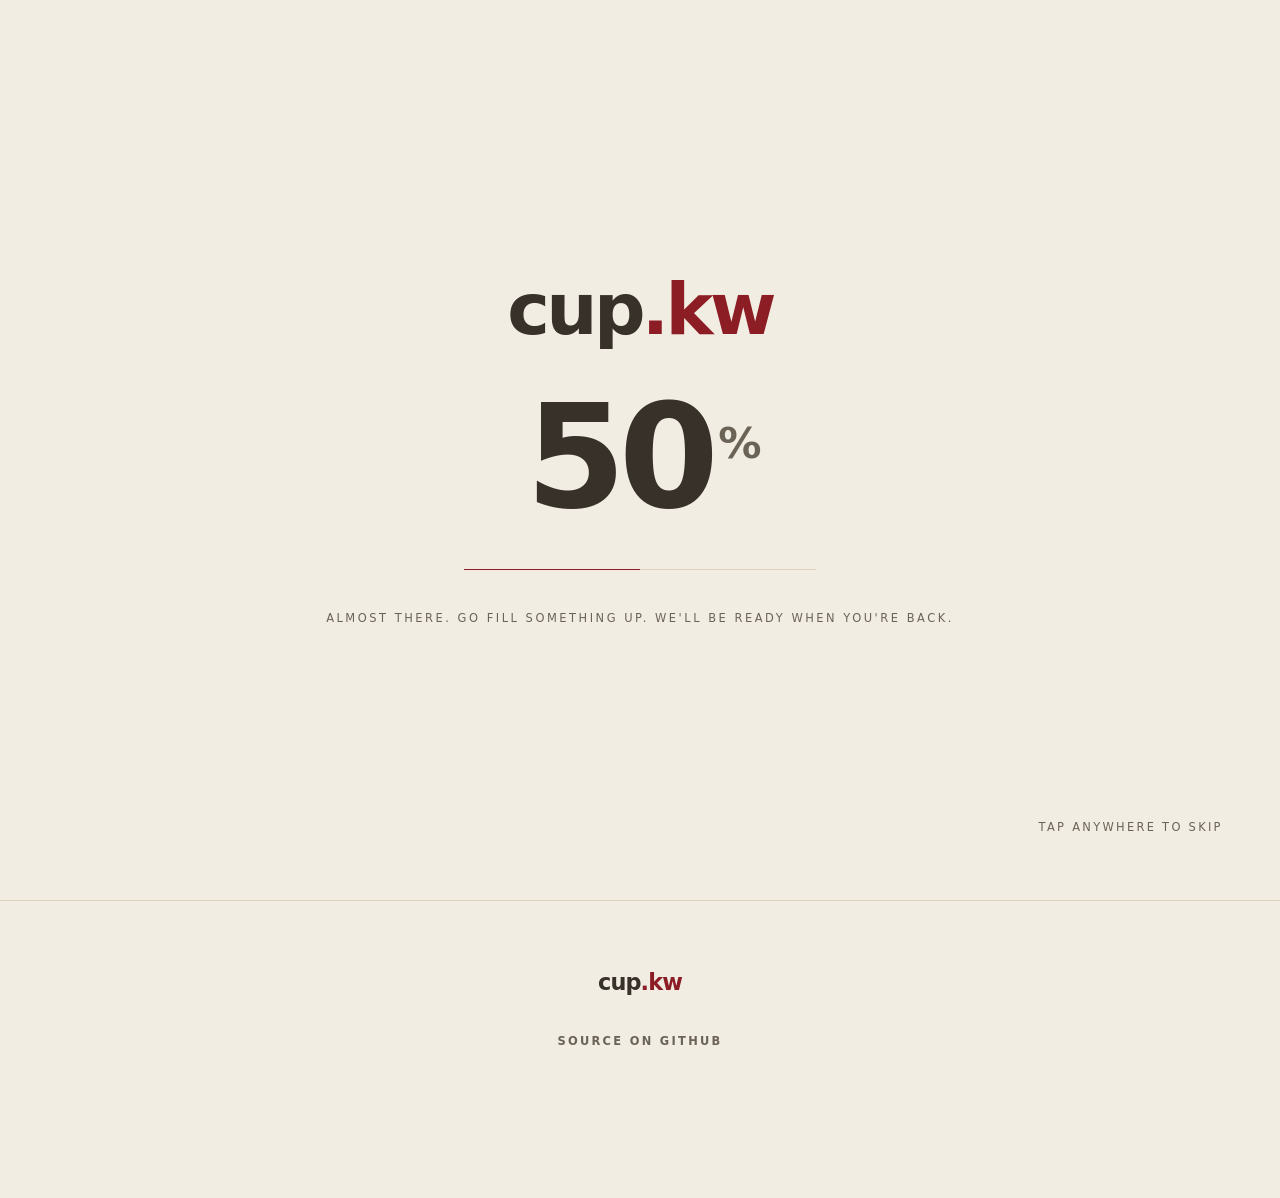
<file: product.html>
<!doctype html>
<html lang="en" dir="ltr">
<head>
<meta charset="utf-8">
<meta name="viewport" content="width=device-width, initial-scale=1">
<!-- No data-t-title here on purpose: the translator would set this back to a
     generic title every time the language changed, and product.js has already
     put the cup's own name in it. -->
<title>cup.kw</title>
<meta name="description" content="One cup from the cup.kw catalogue: its capacity, what it is made of, and a way to put your name on it.">
<link rel="icon" href="favicon.svg" type="image/svg+xml">
<link rel="stylesheet" href="assets/css/cup.css">
<link rel="stylesheet" href="assets/css/experience.css">
</head>
<body>

<a class="skip" href="#main" data-t="nav.skip">Skip to content</a>

<header class="top">
  <button type="button" class="burger" data-burger>
    <span class="burger__bars" aria-hidden="true"><i></i><i></i><i></i></span>
    <span data-t="nav.menu">Menu</span>
  </button>
  <a class="mark" href="index.html">cup<b>.kw</b></a>
  <span class="top__end"></span>
</header>

<main id="main" class="frame glow">
  <div class="frame__in" data-product>
    <p class="pending" data-t="prod.gone">That cup is not one of ours.</p>
  </div>
</main>

<footer class="foot">
  <div class="foot__in">
    <p class="mark" style="font-size:1.4rem">cup<b>.kw</b></p>
    <p class="micro"><a href="https://github.com/Smart1po/cup-kw" rel="noopener" data-t="foot.source">Source on GitHub</a></p>
  </div>
</footer>

<script src="assets/js/content.js"></script>
<script src="assets/js/catalogue.js"></script>
<script src="assets/js/experience.js"></script>
<script src="assets/js/theme.js"></script>
<script src="assets/js/backend.js"></script>
<script src="assets/js/cup3d.js"></script>
<script src="assets/js/app.js"></script>
<script src="assets/js/cart.js"></script>
<script src="assets/js/nav.js"></script>
<script src="assets/js/ui.js"></script>
<script src="assets/js/intro.js"></script>
<script src="assets/js/chat.js"></script>
<script src="assets/js/product.js"></script>
</body>
</html>
</file>
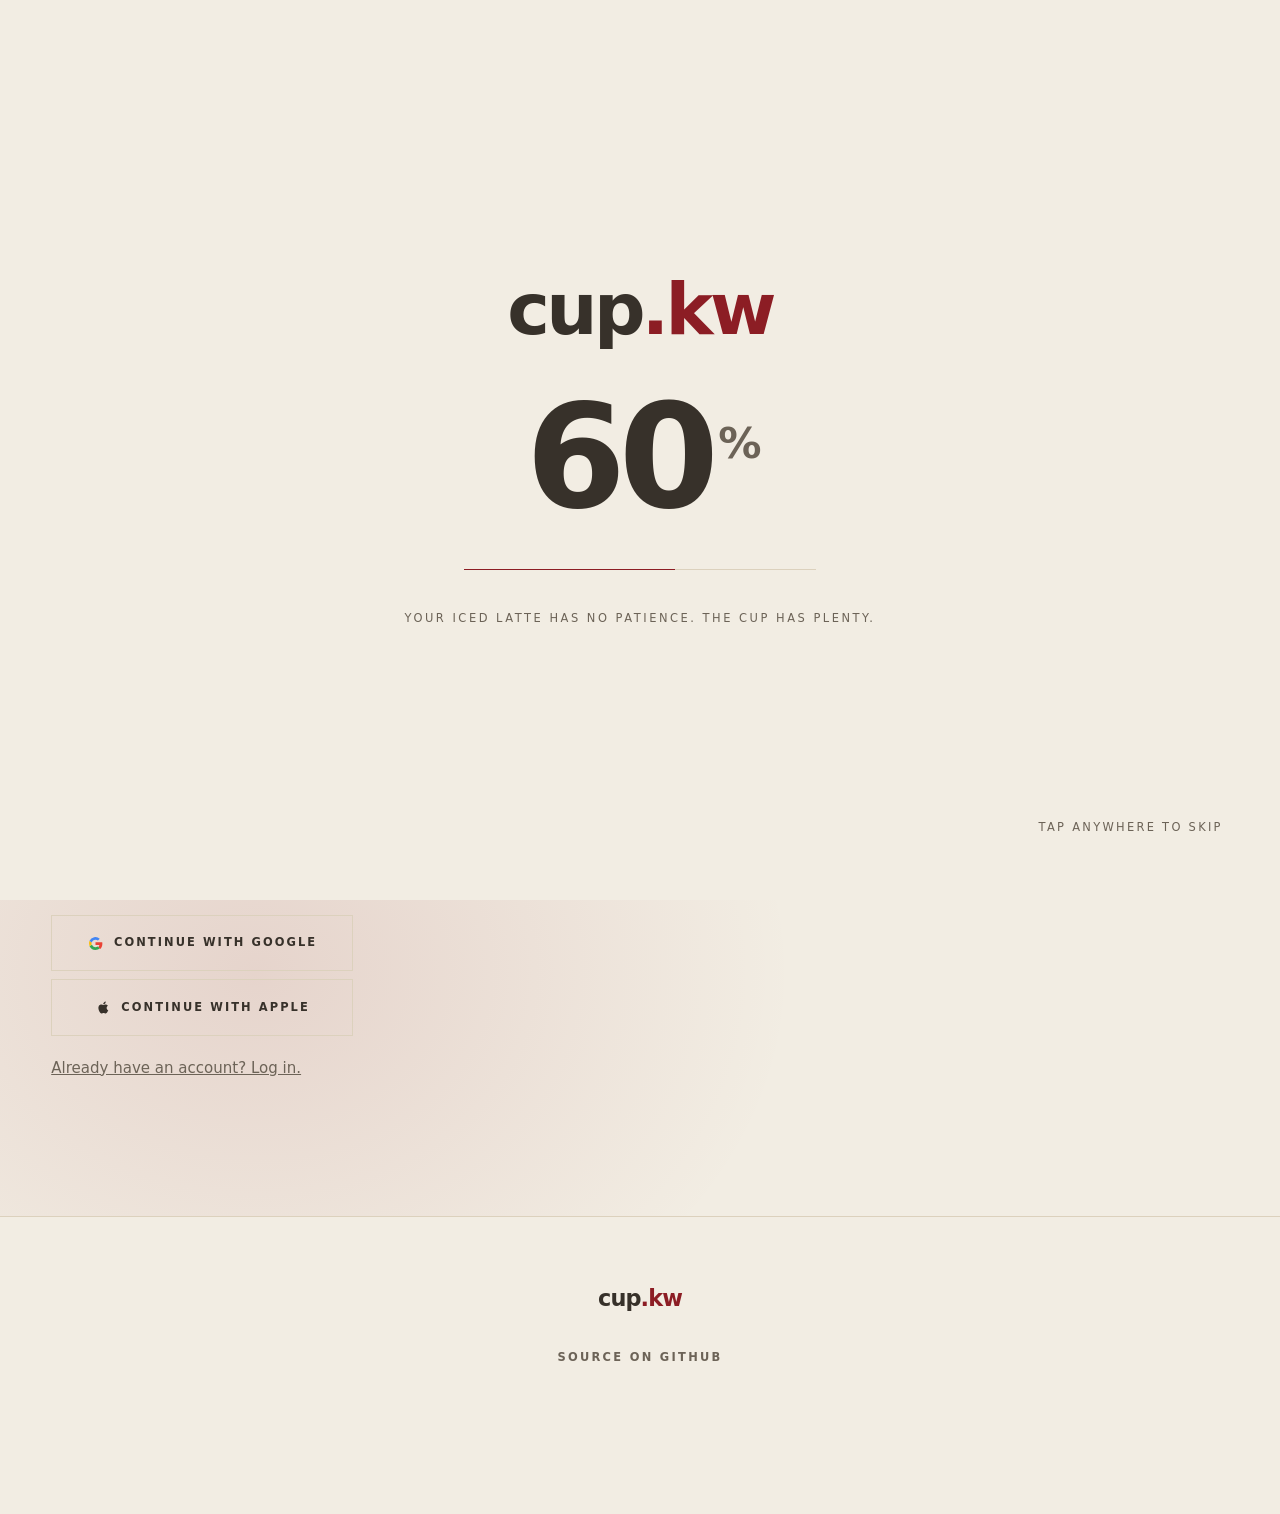
<file: signup.html>
<!doctype html>
<html lang="en" dir="ltr">
<head>
<meta charset="utf-8">
<meta name="viewport" content="width=device-width, initial-scale=1">
<title data-t-title="auth.up.title">Create account — cup.kw</title>
<meta name="description" content="Make a cup.kw account: your name, email, phone and area.">
<link rel="icon" href="favicon.svg" type="image/svg+xml">
<link rel="stylesheet" href="assets/css/cup.css">
<link rel="stylesheet" href="assets/css/experience.css">
</head>
<body>

<a class="skip" href="#main" data-t="nav.skip">Skip to content</a>

<header class="top">
  <button type="button" class="burger" data-burger>
    <span class="burger__bars" aria-hidden="true"><i></i><i></i><i></i></span>
    <span data-t="nav.menu">Menu</span>
  </button>
  <a class="mark" href="index.html">cup<b>.kw</b></a>
  <span class="top__end"></span>
</header>

<main id="main" class="frame glow">
  <div class="frame__in authlay">

    <figure class="authlay__art" style="margin:0">
      <div data-cup3d data-face="proud" data-height="360" aria-label="A three-dimensional model of the cup"></div>
    </figure>

    <div class="authlay__form stack" style="gap:1.3rem;width:100%">
      <p class="micro" data-t="auth.signup">Create account</p>
      <h1 class="display display--2" data-t="auth.up.h1">Make an account.</h1>

      <p class="notice" id="msg" hidden></p>

      <form id="authform" data-auth-mode="up" novalidate style="width:100%">
        <div class="field">
          <label for="fullname" data-t="auth.fullname">Full name</label>
          <input id="fullname" name="fullname" type="text" autocomplete="name" required>
        </div>

        <div class="field">
          <label for="email" data-t="auth.email">Email</label>
          <input id="email" name="email" type="email" autocomplete="email" required>
        </div>

        <div class="field">
          <label for="phone" data-t="auth.phone">Phone number</label>
          <input id="phone" name="phone" type="tel" autocomplete="tel" inputmode="tel" required>
        </div>

        <div class="field">
          <label for="area" data-t="auth.area">Area</label>
          <input id="area" name="area" type="text" autocomplete="address-level2" required>
        </div>

        <div class="field">
          <label for="pw" data-t="auth.password">Password</label>
          <div class="pwwrap">
            <input id="pw" name="password" type="password" autocomplete="new-password" required>
            <button type="button" class="pweye" id="pweye" aria-pressed="false"
                    data-t-attr="aria-label:auth.show"></button>
          </div>
          <p class="hint" data-t="auth.pwShort">Never stored here. Only a hash of it is kept, and not by us.</p>
        </div>

        <button type="submit" class="btn" id="submitbtn" data-t="auth.signup">Create account</button>
      </form>

      <p class="author"><span data-t="auth.or">or</span></p>

      <!-- Google and Apple live here rather than on the login screen. Both are
           a way of making an account as much as a way back into one, and the
           login screen is deliberately two boxes and a button. -->
      <div class="provider">
        <button type="button" class="btn btn--ghost provider__btn" data-oauth="google">
          <svg class="provider__i" viewBox="0 0 24 24" aria-hidden="true">
            <path fill="#EA4335" d="M12 10.2v3.9h5.5a4.7 4.7 0 0 1-2 3.1l3.2 2.5c1.9-1.7 3-4.3 3-7.3 0-.7-.1-1.4-.2-2z"/>
            <path fill="#34A853" d="M6.6 14.3 5.9 14l-2.3 1.8A9 9 0 0 0 12 21c2.4 0 4.5-.8 6-2.2l-3.2-2.5c-.8.6-1.9.9-2.8.9-2.4 0-4.4-1.6-5.1-3.8z"/>
            <path fill="#FBBC05" d="M3.6 8.2A9 9 0 0 0 3.6 15.8L6.6 13.5a5.4 5.4 0 0 1 0-3z"/>
            <path fill="#4285F4" d="M12 6.6c1.3 0 2.5.5 3.4 1.3l2.6-2.6A9 9 0 0 0 3.6 8.2l3 2.3C7.4 8.2 9.5 6.6 12 6.6z"/>
          </svg>
          <span data-t="auth.google">Continue with Google</span>
        </button>
        <button type="button" class="btn btn--ghost provider__btn" data-oauth="apple">
          <svg class="provider__i" viewBox="0 0 24 24" aria-hidden="true">
            <path fill="currentColor" d="M16.4 12.7c0-2.2 1.8-3.2 1.9-3.3-1-1.5-2.6-1.7-3.2-1.8-1.4-.1-2.7.8-3.3.8-.7 0-1.7-.8-2.8-.8-1.5 0-2.8.8-3.5 2.1-1.5 2.6-.4 6.5 1.1 8.6.7 1 1.6 2.2 2.7 2.1 1.1 0 1.5-.7 2.8-.7s1.7.7 2.8.7c1.2 0 1.9-1 2.6-2.1.8-1.2 1.2-2.3 1.2-2.4-.1 0-2.3-.9-2.3-3.2zM14.3 6.2c.6-.7 1-1.7.9-2.7-.9 0-2 .6-2.6 1.3-.6.6-1.1 1.7-.9 2.6 1 .1 2-.5 2.6-1.2z"/>
          </svg>
          <span data-t="auth.apple">Continue with Apple</span>
        </button>
      </div>

      <p class="note"><a href="login.html" data-t="auth.tologin">Already have an account? Log in.</a></p>
    </div>
  </div>
</main>

<footer class="foot">
  <div class="foot__in">
    <p class="mark" style="font-size:1.4rem">cup<b>.kw</b></p>
    <p class="micro"><a href="https://github.com/Smart1po/cup-kw" rel="noopener" data-t="foot.source">Source on GitHub</a></p>
  </div>
</footer>

<script src="assets/js/content.js"></script>
<script src="assets/js/catalogue.js"></script>
<script src="assets/js/experience.js"></script>
<script src="assets/js/theme.js"></script>
<script src="assets/js/backend.js"></script>
<script src="assets/js/cup3d.js"></script>
<script src="assets/js/app.js"></script>
<script src="assets/js/cart.js"></script>
<script src="assets/js/nav.js"></script>
<script src="assets/js/ui.js"></script>
<script src="assets/js/intro.js"></script>
<script src="assets/js/chat.js"></script>
<script src="assets/js/auth.js"></script>
</body>
</html>
</file>
<file: assets/css/cup.css>
/* cup.kw — the design system.

   Built the way a marque site is built: a dark tonal ground, one accent, two
   type registers and almost nothing else. Everything that used to be a band of
   prose is now a full-height frame with a label, a line and a way out.

   TWO TYPE REGISTERS, AND ONLY TWO
     · display — very large, very tight, for the one thing a frame is saying
     · micro   — small, uppercase, widely tracked, for labels, nav and buttons
   Body copy exists but is rationed. If a paragraph runs past three lines it is
   almost always two sentences that should have been one.

   THE ACCENT IS THE VISITOR'S
   --accent is chosen by the person reading, separately for day and night, and
   stored on the root element by theme.js. Everything tonal derives from it, so
   picking a colour re-tunes the whole page rather than recolouring a button. */

:root {
  /* Night is the default here — the product is a dark object and it sits
     better on a dark ground. Day is the override, not the base. */
  /* Sadu on Navy. Navy is the ground, off-white is what sits on it, camel
     bridges. Measured, not assumed: off-white on this navy is 13.07:1 and camel
     is 6.99:1, both clear of 4.5. The maroon of the Sadu band is 1.73:1 against
     it and is deliberately absent here — on navy the two collapse into one
     muddy mass, so the band carries its own off-white and camel selvedge and
     maroon only ever appears as an accent on the day ground, where it is
     7.57:1. */
  --bg:        #101A2E;
  --bg-2:      #16233D;
  --bg-3:      #1E2E4D;
  --fg:        #F2EAD8;
  /* Sandy rather than the cool blue-grey it was. Descriptive text sits on a
     navy ground all over this site, and #9FAAC0 read as a colder navy rather
     than as a second voice. 7.67:1 on the ground, and 1.89 against --fg, which
     is the same separation the old value had — so the hierarchy is unchanged
     and only the temperature moves. */
  --fg-dim:    #BCAA8E;
  --line:      #2C3E63;

  --accent:    #C9A87C;          /* replaced by theme.js from the visitor's pick */
  --accent-fg: #16233D;

  /* The accent set used for spec rules and fit verdicts. These have to be
     tokens rather than literals because the page has two grounds: every value
     below is measured against the night navy, and the same value on the day
     cream runs 1.78-2.03:1 — the off-white one is 1.00, i.e. invisible. The
     light overrides further down are the same hues taken dark enough to pass.
     Night, against #101A2E: 8.15 / 7.36 / 8.05 and 7.75 / 8.15 / 7.15 / 7.36 /
     5.62 / 14.50. */
  --v-fits:  #A9B69C;
  --v-tight: #D5A02E;
  --v-no:    #E0A0A4;
  /* One colour for the spec block, not six. Six cycling accents read as random
     rather than as a system. It wants to be the Sadu maroon, and on the day
     ground it is exactly that; on the night navy #8C1D24 is 1.92:1 and simply
     disappears, so night gets the same hue lifted until it reads — 5.53:1. */
  --rule-c: #D9737B;

  --face-display: ui-sans-serif, system-ui, -apple-system, "Segoe UI", Roboto,
                  "Helvetica Neue", Arial, sans-serif;
  --face-arabic:  "Segoe UI", "Dubai", "Geeza Pro", "Noto Naskh Arabic",
                  "Noto Sans Arabic", "Arabic Typesetting", system-ui, sans-serif;

  --micro:   clamp(.66rem, .62rem + .12vw, .76rem);
  --small:   clamp(.85rem, .82rem + .15vw, .95rem);
  --body:    clamp(1rem, .95rem + .2vw, 1.1rem);
  --lede:    clamp(1.1rem, 1rem + .5vw, 1.45rem);
  --display: clamp(2.6rem, 1.3rem + 5.6vw, 7rem);
  --display-2: clamp(1.9rem, 1.1rem + 3.4vw, 4rem);

  --bleed: clamp(1.15rem, 4vw, 3.5rem);
  --motion: 1;
}

/* Day. Warm paper rather than white, and ink rather than black — the contrast
   sits near 10:1, which is past AAA and does not glare. */
:root[data-scheme="light"] {
  --bg:        #F2EAD8;
  --bg-2:      #FBF6EA;
  --bg-3:      #E7DDC7;
  --fg:        #16233D;
  --fg-dim:    #5A6478;
  --line:      #DCCFB4;
  --accent-fg: #FFFFFF;

  /* Same hues, taken dark enough to carry on cream. Against #F2EAD8:
     7.88 / 5.78 / 7.57, and the Sadu maroon itself at 7.57. */
  --v-fits:  #3F4A2B;
  --v-tight: #7A5200;
  --v-no:    #8C1D24;
  --rule-c:  #8C1D24;
}

@media (prefers-color-scheme: light) {
  :root:not([data-scheme="dark"]):not([data-scheme="light"]) {
    --bg:        #F2EDE3;
    --bg-2:      #FAF6EE;
    --bg-3:      #E8E0D1;
    --fg:        #37312A;
    --fg-dim:    #6C6357;
    --line:      #DCD1BD;
    --accent-fg: #FFFFFF;
  }
}

*, *::before, *::after { box-sizing: border-box; }

html { -webkit-text-size-adjust: 100%; scroll-behavior: smooth; }
@media (prefers-reduced-motion: reduce) { html { scroll-behavior: auto; } }

body {
  margin: 0;
  background: var(--bg);
  color: var(--fg);
  font-family: var(--face-display);
  font-size: var(--body);
  line-height: 1.55;
  overflow-x: hidden;
}

html[lang="ar"] body { font-family: var(--face-arabic); line-height: 1.8; }

img { max-width: 100%; display: block; }

/* ---- the two registers ---- */

.micro {
  font-size: var(--micro);
  text-transform: uppercase;
  letter-spacing: .2em;
  font-weight: 600;
  color: var(--fg-dim);
  margin: 0;
}
/* Arabic has no case and tracking damages its joins, so the micro register
   becomes small-and-quiet rather than small-and-spaced. */
html[lang="ar"] .micro { text-transform: none; letter-spacing: 0; font-weight: 700; }

.display {
  font-size: var(--display);
  line-height: .95;
  letter-spacing: -.035em;
  margin: 0;
  text-wrap: balance;
}
.display--2 { font-size: var(--display-2); line-height: 1.02; }
html[lang="ar"] .display { line-height: 1.25; letter-spacing: 0; }
html[lang="ar"] .display--2 { line-height: 1.3; }

.lede { font-size: var(--lede); color: var(--fg-dim); margin: 0; max-inline-size: 30ch; line-height: 1.4; }
.note { font-size: var(--small); color: var(--fg-dim); margin: 0; max-inline-size: 46ch; }

h1, h2, h3 { margin: 0; font-weight: 700; }
p { margin: 0; }

a { color: inherit; }

:focus-visible {
  outline: 2px solid var(--accent);
  outline-offset: 3px;
  border-radius: 2px;
}

.wrap { inline-size: min(100% - (var(--bleed) * 2), 82rem); margin-inline: auto; }
.sr { position: absolute; inline-size: 1px; block-size: 1px; overflow: hidden; clip-path: inset(50%); white-space: nowrap; }

.skip {
  position: fixed; inset-block-start: -100vh; inset-inline-start: 0; z-index: 200;
  background: var(--accent); color: var(--accent-fg); padding: .8rem 1.2rem;
  font-size: var(--micro); text-transform: uppercase; letter-spacing: .2em;
}
.skip:focus { inset-block-start: 0; }

/* ---- buttons ----
   Two only: a solid one for the single action a frame wants, and a ghost for
   everything else. */

.btn {
  display: inline-flex; align-items: center; justify-content: center; gap: .7rem;
  font: inherit; font-size: var(--micro); font-weight: 700;
  text-transform: uppercase; letter-spacing: .18em;
  padding: 1.15rem 2.2rem; min-block-size: 52px;
  background: var(--accent); color: var(--accent-fg);
  border: 1px solid var(--accent); border-radius: 0;
  text-decoration: none; cursor: pointer;
  transition: background calc(.25s * var(--motion)) ease, color calc(.25s * var(--motion)) ease;
}
html[lang="ar"] .btn { text-transform: none; letter-spacing: 0; }
.btn:hover { background: transparent; color: var(--accent); }

.btn--ghost { background: transparent; color: var(--fg); border-color: var(--line); }
.btn--ghost:hover { background: transparent; border-color: var(--accent); color: var(--accent); }
.btn[aria-disabled="true"] { opacity: .4; pointer-events: none; }

/* An arrow that leans into the reading direction without needing a second icon. */
.btn .arrow { display: inline-block; transition: transform calc(.25s * var(--motion)) ease; }
html[dir="rtl"] .btn .arrow { transform: scaleX(-1); }
.btn:hover .arrow { transform: translateX(4px); }
html[dir="rtl"] .btn:hover .arrow { transform: scaleX(-1) translateX(4px); }

/* ---- header ----
   A hamburger, a wordmark, one action. No horizontal nav: the menu is a frame
   of its own, and it can afford to be. */

.top {
  position: fixed; inset-block-start: 0; inset-inline: 0; z-index: 90;
  display: grid; grid-template-columns: 1fr auto 1fr; align-items: center;
  padding: 1.1rem var(--bleed);
  transition: background calc(.3s * var(--motion)) ease;
}
.top.is-stuck { background: color-mix(in srgb, var(--bg) 86%, transparent); backdrop-filter: blur(14px); }

/* Placement belongs to the header's three-column grid, not to the mark itself.
   .stack is also a grid, so a bare grid-column: 2 on .mark put the footer's
   wordmark into an implicit second column and pushed it off centre. */
.top .mark { grid-column: 2; justify-self: center; }
.mark {
  font-weight: 700; font-size: 1.15rem; letter-spacing: -.04em;
  text-decoration: none; color: var(--fg);
  direction: ltr; unicode-bidi: isolate;
}
.mark b { color: var(--accent); }

.top__end { grid-column: 3; justify-self: end; display: flex; gap: .5rem; align-items: center; }

/* 40px minimum on the header controls too. The burger was 31px tall and the
   wordmark 29 — both under any touch-target guideline, and the wordmark is the
   way back to the home page from every other screen. */
.burger, .top .mark { min-block-size: 40px; display: inline-flex; align-items: center; }
.burger {
  grid-column: 1; justify-self: start;
  display: inline-flex; align-items: center; gap: .7rem;
  background: none; border: 0; padding: .4rem; cursor: pointer; color: var(--fg);
  font: inherit; font-size: var(--micro); text-transform: uppercase; letter-spacing: .2em; font-weight: 600;
}
html[lang="ar"] .burger { text-transform: none; letter-spacing: 0; }
.burger__bars { inline-size: 22px; display: grid; gap: 5px; }
.burger__bars i { display: block; block-size: 1.5px; background: currentColor; transition: transform calc(.3s * var(--motion)) ease, opacity calc(.2s * var(--motion)) ease; }
[aria-expanded="true"] .burger__bars i:nth-child(1) { transform: translateY(6.5px) rotate(45deg); }
[aria-expanded="true"] .burger__bars i:nth-child(2) { opacity: 0; }
[aria-expanded="true"] .burger__bars i:nth-child(3) { transform: translateY(-6.5px) rotate(-45deg); }

.iconbtn {
  inline-size: 40px; block-size: 40px; display: grid; place-items: center;
  background: none; border: 1px solid transparent; color: var(--fg);
  cursor: pointer; padding: 0; border-radius: 50%;
}
.iconbtn:hover { border-color: var(--line); }

/* ---- frames ----
   The unit of this site. One idea, one label, plenty of air. */

.frame {
  position: relative;
  min-block-size: 100svh;
  display: grid; align-content: center;
  /* The bottom padding clears the dock. A full-height frame centres its content
     in the viewport, so on a short screen the last thing in it — on the
     engraving page, the save button — landed underneath the fixed bar and could
     not be clicked at all. body's padding only protects the end of the
     document, not content centred inside a 100svh frame. */
  padding: 7rem var(--bleed) 8.5rem;
  overflow: hidden;
}
.frame--auto { min-block-size: 0; padding-block: clamp(4rem, 12vw, 8rem); }
.frame__in { inline-size: min(100%, 82rem); margin-inline: auto; width: 100%; }

/* A hairline index down the side, the way a printed spread numbers its pages. */
.frame__no {
  position: absolute; inset-block-start: 6.5rem; inset-inline-start: var(--bleed);
  font-size: var(--micro); letter-spacing: .2em; color: var(--fg-dim);
  font-variant-numeric: tabular-nums; direction: ltr;
}

.split { display: grid; gap: clamp(2rem, 6vw, 5rem); align-items: center; }
@media (min-width: 60rem) { .split { grid-template-columns: 1fr 1fr; } }
@media (min-width: 60rem) { .split--wide { grid-template-columns: .9fr 1.1fr; } }

.stack { display: grid; gap: 1.6rem; justify-items: start; }
html[dir="rtl"] .stack { justify-items: start; }

/* ---- the tonal ground ----
   Derived from the accent, so choosing a colour re-tunes the page instead of
   repainting one button. */
.glow::before {
  content: ""; position: absolute; inset: 0; z-index: -1; pointer-events: none;
  background:
    radial-gradient(80% 60% at 70% 30%, color-mix(in srgb, var(--accent) 22%, transparent), transparent 70%),
    radial-gradient(60% 50% at 20% 80%, color-mix(in srgb, var(--accent) 12%, transparent), transparent 70%);
}

/* ---- rules and lists ---- */

.rule { block-size: 1px; background: var(--line); border: 0; margin: 0; }

/* Six short facts do not need the full 82rem of the frame. Stretched edge to
   edge they read as a sparse table with a lot of nothing in the middle; set in
   columns with the label over the value they read as a spec block, and the
   section stops claiming a whole screen for six numbers. auto-fit means the
   column count follows the width with no breakpoints of its own. */
.facts {
  list-style: none; padding: 0; margin: 0;
  display: grid; gap: 0 2.5rem;
  grid-template-columns: repeat(auto-fit, minmax(16rem, 1fr));
  max-inline-size: 62rem; margin-inline: auto;
  text-align: center; justify-items: center;
}
/* One rule colour across the whole block — the Sadu maroon, which is the site's
   own red rather than a decorative accent. */
.facts li {
  display: grid; gap: .4rem; align-content: start; justify-items: center;
  padding-block: 1.1rem; border-block-start: 2px solid var(--rule-c);
  inline-size: 100%;
}
.facts dt, .facts .k { font-size: var(--micro); text-transform: uppercase; letter-spacing: .2em; color: var(--fg-dim); }
html[lang="ar"] .facts .k { text-transform: none; letter-spacing: 0; }
/* The number is the point of the row, so it is set at display weight and takes
   its row's colour rather than sitting in body text. */
.facts .v {
  font-size: clamp(1.5rem, 1.1rem + 1.4vw, 2.4rem);
  font-weight: 600; line-height: 1.05; letter-spacing: -.01em;
  color: var(--rule-c);
  font-variant-numeric: tabular-nums;
}

/* ---- the honest empty state ----
   Kept, because it is the most important component on the site. Quieter now,
   but never a spinner and never a blank. */
.pending {
  border: 1px solid var(--line); border-inline-start: 2px solid var(--accent);
  padding: 1.1rem 1.3rem; color: var(--fg-dim);
  font-size: var(--small); max-inline-size: 52ch;
}

/* ---- forms ---- */

.field { display: grid; gap: .5rem; margin-block-end: 1.4rem; max-inline-size: 30rem; }
.field label, .field legend { font-size: var(--micro); text-transform: uppercase; letter-spacing: .2em; color: var(--fg-dim); padding: 0; }
html[lang="ar"] .field label, html[lang="ar"] .field legend { text-transform: none; letter-spacing: 0; }
.field input, .field select, .field textarea {
  font: inherit; font-size: var(--body);
  padding: .95rem 0; min-block-size: 52px; inline-size: 100%;
  background: transparent; color: var(--fg);
  border: 0; border-block-end: 1px solid var(--line); border-radius: 0;
}
.field input:focus { outline: none; border-block-end-color: var(--accent); }
.field .hint { font-size: var(--small); color: var(--fg-dim); }
fieldset.field { border: 0; margin-inline: 0; padding: 0; }

.notice {
  border-inline-start: 2px solid var(--accent); padding: .9rem 1.1rem;
  background: var(--bg-2); font-size: var(--small); margin-block-end: 1.2rem;
  max-inline-size: 34rem;
}
.notice[hidden] { display: none; }

/* ---- footer ---- */

.foot { padding: 4rem var(--bleed) 3rem; border-block-start: 1px solid var(--line); }
/* The mark closes the page, so it sits in the middle at every width rather than
   being pushed into a corner by a two-column footer. */
.foot__in {
  display: grid; gap: 1.4rem; inline-size: min(100%, 82rem); margin-inline: auto;
  justify-items: center; text-align: center;
}
.foot__in .stack { justify-items: center; }
/* The footer links were 12px tall — the contact handles and the source link,
   which are the only outbound routes on the page. Padded to a real target
   without changing how they look. */
.foot a {
  color: var(--fg-dim); text-decoration: none;
  display: inline-flex; align-items: center; min-block-size: 40px;
}
.foot a:hover { color: var(--accent); }

/* ---- motion ----
   One gate, and it is the operating system's. There was a switch here too and
   it is gone: somebody who has asked their machine for less movement has asked
   every site at once, and should not have to ask this one again. Nothing here
   is ever the only reason content exists. */
@media (prefers-reduced-motion: reduce) { :root { --motion: 0; } }

/* Frames rise as they arrive. The class is added by script only when motion is
   wanted, so with it off the markup is simply never given anything to undo. */
.rise { opacity: 0; transform: translateY(24px); transition: opacity .7s ease, transform .7s ease; }
.rise.is-in { opacity: 1; transform: none; }
@media (prefers-reduced-motion: reduce) { .rise { opacity: 1; transform: none; transition: none; } }
</file>
<file: assets/css/experience.css>
/* The experience layer: the entrance, the menu, the colour picker, the cup,
   the frames of photography, and the assistant.

   Additive. None of it mounts without JavaScript, and the pages underneath
   stay complete. Load after cup.css. */

/* =========================================================================
   THE ENTRANCE
   A count to one hundred and a curtain. It runs on arrival and on every
   refresh, because that is what was asked for — but it is capped, skippable
   on any key or tap, and removed entirely when reduced motion is on.
   ========================================================================= */

.intro {
  position: fixed; inset: 0; z-index: 300;
  background: var(--bg);
  display: grid; place-items: center;
  transition: clip-path 1s cubic-bezier(.7, 0, .2, 1), opacity .4s ease .6s;
  clip-path: inset(0 0 0 0);
  /* The curtain is theatre in front of a finished page, so it must not eat the
     clicks meant for that page. It used to: for the ~2.2s it was up, the first
     click anywhere landed on the curtain and was spent dismissing it. On the
     home page nobody noticed, because everything worth clicking is below the
     fold and the curtain is long gone by the time you scroll. On the engraving
     screen the controls are in the first viewport, so the first click on them
     did nothing at all and the control looked broken.

     intro.js dismisses on a window-level pointerdown, which still fires with
     pointer-events off here, so the curtain lifts AND the click reaches what it
     was aimed at. Only the skip button needs to be hittable itself. */
  pointer-events: none;
}
.intro__skip { min-block-size: 44px; display: inline-flex; align-items: center; pointer-events: auto; }
.intro.is-out {
  /* The curtain lifts rather than fading — the page is already behind it. */
  clip-path: inset(0 0 100% 0);
  pointer-events: none;
}

.intro__in { display: grid; justify-items: center; gap: 2.5rem; text-align: center; padding: var(--bleed); }

.intro__mark {
  font-size: clamp(2rem, 8vw, 4.5rem); font-weight: 700; letter-spacing: -.05em;
  direction: ltr; line-height: 1;
}
.intro__mark b { color: var(--accent); }

/* The count. Tabular so the digits do not jitter as they climb. */
.intro__count {
  font-size: clamp(3.5rem, 16vw, 9rem); font-weight: 700;
  font-variant-numeric: tabular-nums; letter-spacing: -.05em;
  line-height: 1; color: var(--fg); direction: ltr;
}
.intro__count sup { font-size: .3em; vertical-align: super; color: var(--fg-dim); margin-inline-start: .15em; }

.intro__bar { inline-size: min(70vw, 22rem); block-size: 1px; background: var(--line); position: relative; }
.intro__bar i { position: absolute; inset-block: 0; inset-inline-start: 0; inline-size: 0%; background: var(--accent); display: block; }

.intro__line { font-size: var(--micro); text-transform: uppercase; letter-spacing: .22em; color: var(--fg-dim); min-block-size: 1.2em; }
html[lang="ar"] .intro__line { text-transform: none; letter-spacing: 0; }

.intro__skip {
  position: absolute; inset-block-end: var(--bleed); inset-inline-end: var(--bleed);
  font-size: var(--micro); letter-spacing: .2em; text-transform: uppercase;
  color: var(--fg-dim); background: none; border: 0; cursor: pointer; font-family: inherit;
}
html[lang="ar"] .intro__skip { text-transform: none; letter-spacing: 0; }

/* =========================================================================
   THE MENU
   Full frame, six words, one column. Not a nav bar.
   ========================================================================= */

.menu {
  position: fixed; inset: 0; z-index: 95;
  background: var(--bg);
  display: grid; align-content: center;
  padding: 6rem var(--bleed) var(--bleed);
  clip-path: inset(0 0 100% 0);
  transition: clip-path .7s cubic-bezier(.7, 0, .2, 1);
  overflow-y: auto;
}
.menu.is-open { clip-path: inset(0 0 0 0); }
.menu[hidden] { display: none; }

.menu__list { list-style: none; margin: 0; padding: 0; display: grid; gap: .1rem; inline-size: min(100%, 82rem); margin-inline: auto; }
.menu__list li { border-block-end: 1px solid var(--line); }
/* Big enough to be five targets, small enough that all five are on the screen
   at once. The first pass at this was clamp(2.6rem, 9vw, 5.6rem), which put
   Sign in below the fold on a laptop and turned a menu into a scroll. */
.menu__link {
  display: flex; align-items: baseline; gap: 1.1rem; inline-size: 100%;
  padding-block: clamp(.55rem, 1.4vw, .9rem);
  text-decoration: none; color: var(--fg); text-align: start;
  font-family: inherit; background: none; border: 0; cursor: pointer;
  font-size: clamp(1.7rem, 4vw, 2.6rem); font-weight: 700; letter-spacing: -.02em; line-height: 1.1;
  transition: color calc(.25s * var(--motion)) ease, padding-inline-start calc(.25s * var(--motion)) ease;
}
.menu__link:focus-visible { outline: 2px solid var(--accent); outline-offset: 4px; }

/* A way out that is not a way somewhere else. Top corner, opposite the burger
   that opened it, and the size of a comfortable tap. Escape has always closed
   this, but Escape is not discoverable and is not on a phone at all. */
.menu__x {
  position: absolute; inset-block-start: 1.1rem; inset-inline-end: var(--bleed);
  inline-size: 46px; block-size: 46px; border-radius: 999px;
  border: 1px solid var(--line); background: none; color: var(--fg);
  font-size: 1.15rem; line-height: 1; cursor: pointer;
  display: grid; place-items: center;
  transition: color calc(.15s * var(--motion)) ease, border-color calc(.15s * var(--motion)) ease;
}
.menu__x:hover { color: var(--accent); border-color: var(--accent); }
.menu__x:focus-visible { outline: 2px solid var(--accent); outline-offset: 2px; }
html[lang="ar"] .menu__link { letter-spacing: 0; }
.menu__link:hover { color: var(--accent); padding-inline-start: 1rem; }
.menu__link .n { flex: none; font-size: var(--micro); letter-spacing: .2em; color: var(--fg-dim); font-weight: 600; direction: ltr; }
.menu__foot { inline-size: min(100%, 82rem); margin-inline: auto; margin-block-start: 2.5rem; display: flex; gap: 1.5rem; flex-wrap: wrap; }

/* =========================================================================
   THE COLOUR PICKER
   The visitor's accent, kept separately for day and night, because a colour
   that sings on cream is often illegible on charcoal.
   ========================================================================= */

.picker { display: grid; gap: 1rem; }
.picker__row { display: flex; gap: .55rem; flex-wrap: wrap; align-items: center; }
.picker__dot {
  inline-size: 30px; block-size: 30px; border-radius: 50%; padding: 0;
  border: 1px solid color-mix(in srgb, var(--fg) 25%, transparent);
  background: var(--c); cursor: pointer; position: relative;
}
.picker__dot[aria-pressed="true"] { box-shadow: 0 0 0 2px var(--bg), 0 0 0 4px var(--fg); }
.picker__dot:focus-visible { outline: 2px solid var(--fg); outline-offset: 3px; }

/* =========================================================================
   THE CUP
   ========================================================================= */

.c3d {
  --cup-body: #16233D;
  --cup-ink: #F4EEE3;
  display: block; inline-size: 100%;
  perspective: 1500px;
  perspective-origin: 50% 45%;
  touch-action: pan-y;
  cursor: grab;
  position: relative;
  user-select: none; -webkit-user-select: none;
  /* The cup is a physical object and does not mirror in Arabic — a lid is on
     the same side in every language. Forcing LTR inside makes every logical
     property resolve identically in both directions. */
  direction: ltr;
}
.c3d.is-dragging { cursor: grabbing; }
.c3d:focus-visible { outline: 2px solid var(--accent); outline-offset: 8px; }

.c3d__scene { position: relative; block-size: var(--scene-h, 420px); inline-size: 100%; z-index: 0; }
.c3d__obj {
  position: absolute; left: 50%; inset-block-start: 0; inline-size: 0; block-size: 0;
  transform-style: preserve-3d; will-change: transform; z-index: 1;
}
.c3d__group { position: absolute; left: 0; inline-size: 0; block-size: 0; transform-style: preserve-3d; }

/* Matte anodised steel: a soft vertical sheen over the body colour, no specular
   highlight. A shiny cup would read as plastic, and the real thing is powder
   matte — in the photographs the surface has no hot spot anywhere on it.

   The tonal ramp only: a matte cylinder catches a broad soft band about a sixth
   down and falls away steadily to the foot, so the light stops sit close
   together at the top and spread out below. A fine vertical grain was tried
   here for the anodised texture and had to come out — at a 3px repeat against
   a ~17px panel it striped the whole cup. No blend modes and no filters either;
   an earlier version put one in and locked the renderer up. */
.c3d__panel {
  position: absolute; inset-block-start: 0; left: 0;
  background:
    linear-gradient(to bottom,
      rgba(255,255,255,.11) 0%,
      rgba(255,255,255,.06) 12%,
      rgba(255,255,255,.02) 30%,
      rgba(0,0,0,.03) 56%,
      rgba(0,0,0,.09) 80%,
      rgba(0,0,0,.17) 100%),
    var(--cup-body);
  backface-visibility: hidden;
}
.c3d__disc { position: absolute; left: 50%; border-radius: 50%; background: var(--cup-body); backface-visibility: hidden; }

.c3d__lid .c3d__panel { background: linear-gradient(to bottom, rgba(255,255,255,.06), rgba(0,0,0,.10)), color-mix(in srgb, var(--cup-body) 92%, #000); }
.c3d__lidtop {
  background:
    radial-gradient(ellipse at 38% 30%, rgba(255,255,255,.16), transparent 62%),
    radial-gradient(ellipse at 62% 82%, rgba(0,0,0,.22), transparent 58%),
    color-mix(in srgb, var(--cup-body) 86%, #000);
  box-shadow:
    inset 0 0 0 3px color-mix(in srgb, var(--cup-body) 74%, #000),
    inset 0 2px 6px rgba(255,255,255,.06);
}
.c3d__hole { background: color-mix(in srgb, var(--cup-body) 62%, #000); box-shadow: inset 0 0 7px rgba(0,0,0,.6); }
.c3d__straw .c3d__panel { background: color-mix(in srgb, var(--cup-body) 84%, #000); }
.c3d__strawtop { background: color-mix(in srgb, var(--cup-body) 50%, #000); }
/* The base is the rubber foot in the photographs, not a shadow: near-black,
   very slightly domed, with a rim catching a little light. */
.c3d__base {
  background: radial-gradient(circle at 50% 42%, #24242A, #131317 72%);
  box-shadow: inset 0 0 0 2px rgba(255,255,255,.06), inset 0 -3px 7px rgba(0,0,0,.55);
}

/* The Sadu band, built to the palette in the reference: maroon ground, off-white
   motif, camel bridging, black as hairline only.

   The rule that matters is that maroon never touches the cup body. Against the
   navy the two are 1.7:1 and collapse into one muddy mass, so the selvedge goes
   off-white first, then camel, and the black hairline sits on the light ground
   where it reads as a line rather than disappearing. Inset shadows paint first
   one on top, so they are listed outermost first. */
/* Rounded edges, top and bottom. The body is a ring of flat panels, so a curve
   is real geometry, not a corner radius.

   A radius on each panel was the first attempt and it scalloped: at roughly
   17px per panel a 6px corner turns the rim into a row of notches. So the curve
   is a short chamfer ring at the foot, built in cup3d.js, and these shadows only
   deepen where it turns under. */
.c3d__body .c3d__panel {
  box-shadow:
    inset 0 -11px 13px -9px rgba(0,0,0,.5),
    inset 0 6px 8px -7px rgba(0,0,0,.28);
}
.c3d__lid .c3d__panel { box-shadow: inset 0 8px 10px -8px rgba(0,0,0,.3); }

/* The chamfer at the foot: the last centimetre of body, drawn as its own ring
   pulled in to 86% so the silhouette curves into the base instead of stopping
   on a hard right angle. */
.c3d__foot .c3d__panel {
  box-shadow: inset 0 -8px 10px -6px rgba(0,0,0,.6);
}

/* Hidden by default and revealed by the class.

   display, not opacity. The band is a ring of panels inside a preserve-3d
   subtree, and opacity on such an element is where engines disagree — it forces
   flattening, and whether the group is actually painted at 0 varies. Chrome
   removed the class and still reported the band at opacity 1. display: none
   takes the element out entirely and means the same thing everywhere. The cost
   is the quarter-second fade, which is worth losing to have the control work. */
.c3d__band { display: none; }
.c3d.has-band .c3d__band { display: block; }



.c3d__band .c3d__panel {
  background-color: #8C1D24;
  background-image:
    repeating-linear-gradient(45deg, transparent 0 6px, #F2EAD8 6px 7.5px),
    repeating-linear-gradient(-45deg, transparent 0 6px, #F2EAD8 6px 7.5px);
  box-shadow:
    inset 0 3px 0 #F2EAD8, inset 0 -3px 0 #F2EAD8,
    inset 0 5px 0 #C9A87C, inset 0 -5px 0 #C9A87C,
    inset 0 6px 0 #1A1A1A, inset 0 -6px 0 #1A1A1A;
}

.c3d__handle {
  position: absolute; left: 0; inline-size: 26px;
  border: 5px solid color-mix(in srgb, var(--cup-body) 86%, #000);
  border-inline-start: 0;
  border-start-end-radius: 26px; border-end-end-radius: 26px;
  background: transparent; backface-visibility: hidden;
  opacity: 0; transition: opacity calc(.25s * var(--motion)) ease;
}
.c3d.has-handle .c3d__handle { opacity: 1; }

/* No margin offset: cup3d.js centres these with translateX(-50%) already, and
   doing it twice pushes the printing off the side of the cup. */
.c3d__decal {
  position: absolute; left: 50%; inline-size: 86px;
  display: grid; justify-items: center; gap: 6px;
  color: var(--cup-ink); font-family: var(--face-display);
  backface-visibility: hidden; pointer-events: none;
}
.c3d__logo { border: 1.5px solid currentColor; padding: 3px 10px; font-size: 12px; font-weight: 600; letter-spacing: .1em; }
.c3d__blueprint {
  inline-size: 46px; block-size: 78px; opacity: .8;
  background-image: radial-gradient(currentColor .9px, transparent 1px);
  background-size: 6px 6px;
}
.c3d__word { font-size: 9px; letter-spacing: .16em; opacity: .9; }
.no-word .c3d__word { display: none; }
.c3d__eng {
  min-block-size: 18px; font-weight: 600; text-align: center; inline-size: 86px;
  white-space: nowrap; overflow: hidden;
  border-block-start: 1px solid currentColor; padding-block-start: 5px; opacity: .95;
}
.c3d__eng:empty { border-block-start: 0; }

/* The face. Fixed colours, because they must read as eyes on all fourteen
   collection colours, cream through matte black. */
.c3d__face {
  position: absolute; left: 50%; inline-size: 78px;
  display: flex; justify-content: center; gap: 14px;
  backface-visibility: hidden; pointer-events: none;
  opacity: 0; transition: opacity calc(.3s * var(--motion)) ease;
  --look-x: 0; --look-y: 0;
}
.c3d[data-face] .c3d__face { opacity: 1; }
/* A face and a technical texture on the same panel compete. The face wins. */
.c3d[data-face] .c3d__blueprint { opacity: 0; }

/* The face and the band do not share the cup: a band on means this is the
   Limited Edition, which is a product shot rather than a character. Written
   with both classes so it out-specifies .c3d[data-face] .c3d__face above, which
   is the same weight and would otherwise win on order alone. */
.c3d.has-band[data-face] .c3d__face { opacity: 0; }
.c3d.has-band .c3d__blueprint { opacity: 0; }

.c3d__eye {
  inline-size: 16px; block-size: 18px; border-radius: 50%;
  background: #F6F1E7; position: relative; flex: none;
  box-shadow: 0 1px 2px rgba(0,0,0,.35);
  transition: block-size calc(.18s * var(--motion)) ease;
}
.c3d__pupil {
  position: absolute; inline-size: 7px; block-size: 7px; border-radius: 50%;
  background: #201C18; inset-block-start: 50%; inset-inline-start: 50%;
  transform: translate(calc(-50% + (var(--look-x) * 4px)), calc(-50% + (var(--look-y) * 3px)));
  transition: transform calc(.2s * var(--motion)) ease;
}
.c3d[data-face="idle"] .c3d__eye { animation: blink 5s infinite; }
@media (prefers-reduced-motion: reduce) { .c3d__eye { animation: none !important; } }
@keyframes blink { 0%, 92%, 100% { block-size: 18px; } 95%, 97% { block-size: 3px; } }
.c3d[data-face="heat"] .c3d__eye { block-size: 7px; }
.c3d[data-face="cold"] .c3d__eye { block-size: 20px; }
.c3d[data-face="car"] .c3d__face { --look-x: .9; }
.c3d[data-face="bag"] .c3d__eye { block-size: 3px; border-radius: 3px; }
.c3d[data-face="bag"] .c3d__pupil { opacity: 0; }
.c3d[data-face="held"] .c3d__eye, .c3d[data-face="proud"] .c3d__eye {
  block-size: 9px; background: transparent; box-shadow: none;
  border-block-start: 2.5px solid #F6F1E7; border-radius: 50% 50% 0 0;
}
.c3d[data-face="held"] .c3d__pupil, .c3d[data-face="proud"] .c3d__pupil { opacity: 0; }

/* Fixed lighting, scaled about the same origin the model scales about — get
   that origin wrong and zooming slides the light off the cup. */
.c3d__shade {
  position: absolute; z-index: 4; pointer-events: none; left: 50%;
  inline-size: calc(var(--cup-r) * 2 + 6px);
  margin-left: calc((var(--cup-r) * -1) - 3px);
  inset-block-start: var(--lid-top);
  block-size: calc(var(--body-top) + var(--body-h) - var(--lid-top));
  background: linear-gradient(90deg,
    rgba(0,0,0,.44) 0%, rgba(0,0,0,.20) 12%, rgba(0,0,0,.01) 30%,
    rgba(255,255,255,.14) 40%, rgba(255,255,255,.03) 50%,
    rgba(0,0,0,.06) 66%, rgba(0,0,0,.26) 86%, rgba(0,0,0,.46) 100%);
  transform: scale(var(--zoom, 1));
  transform-origin: calc(var(--cup-r) + 3px) calc(var(--lid-top) * -1);
  /* Full width down the lid, then narrowing with the body, so the overlay
     stops at the cup instead of hanging in the air beside the base. */
  clip-path: polygon(
    0 0,
    100% 0,
    100% var(--shade-body, 0%),
    calc(100% - var(--shade-inset, 0%)) 100%,
    var(--shade-inset, 0%) 100%,
    0 var(--shade-body, 0%));
}
.c3d__shadow {
  position: absolute; z-index: 0; pointer-events: none; left: 50%;
  inline-size: calc(var(--cup-r) * 3.4); margin-left: calc(var(--cup-r) * -1.7);
  inset-block-start: calc(var(--body-top) + var(--body-h) - 12px);
  block-size: 34px;
  background: radial-gradient(ellipse at 50% 50%, rgba(0,0,0,.42), rgba(0,0,0,0) 70%);
  transform: scale(var(--zoom, 1));
  transform-origin: calc(var(--cup-r) * 1.7) calc((var(--body-top) + var(--body-h) - 12px) * -1);
}

.c3d__zoombar {
  position: absolute; z-index: 6; inset-block-end: 0; left: 50%; transform: translateX(-50%);
  display: flex; gap: .3rem; opacity: .35;
  transition: opacity calc(.2s * var(--motion)) ease;
}
.c3d:hover .c3d__zoombar, .c3d:focus-within .c3d__zoombar { opacity: 1; }
.c3d__zoombtn {
  inline-size: 34px; block-size: 34px; border-radius: 50%;
  border: 1px solid var(--line); background: var(--bg-2); color: var(--fg);
  font: inherit; font-size: .95rem; line-height: 1; cursor: pointer; padding: 0;
  display: grid; place-items: center;
}
.c3d__zoombtn:hover { border-color: var(--accent); color: var(--accent); }

/* =========================================================================
   THE COLLECTION
   ========================================================================= */

.palette { display: flex; gap: .6rem; flex-wrap: wrap; padding: 0; margin: 0; border: 0; }
.palette .swatch { position: relative; }
.palette .swatch input { position: absolute; opacity: 0; inline-size: 100%; block-size: 100%; margin: 0; cursor: pointer; }
.palette .swatch span {
  display: grid; place-items: center; cursor: pointer;
  inline-size: 42px; block-size: 42px; border-radius: 50%;
  background: var(--sw); border: 1px solid rgba(0,0,0,.25);
  box-shadow: inset -5px -6px 12px rgba(0,0,0,.32), inset 4px 5px 10px rgba(255,255,255,.14);
  font-size: 0;
  transition: transform calc(.2s * var(--motion)) ease;
}
.palette .swatch span:hover { transform: scale(1.1); }
.palette .swatch input:checked + span { box-shadow: inset -5px -6px 12px rgba(0,0,0,.32), 0 0 0 2px var(--bg), 0 0 0 4px var(--fg); }
.palette .swatch input:focus-visible + span { outline: 2px solid var(--accent); outline-offset: 4px; }
/* The name is announced, not printed — fourteen labels in a row is a wall. */
.palette .swatch span::after { content: attr(data-name); position: absolute; inline-size: 1px; block-size: 1px; overflow: hidden; clip-path: inset(50%); }

/* ---- the collection as a rail ----
   Fourteen swatches wrapped into three rows push the cup they are meant to be
   recolouring off the screen. In one line you push through, the cup stays put
   and the colours stay next to it. fit-content keeps the row centred while it
   fits and lets it go full-width and scroll once it does not, so there is no
   breakpoint to maintain. Snap points mean a flick lands on a colour rather
   than between two. */
.palette--rail {
  flex-wrap: nowrap;
  overflow-x: auto;
  overscroll-behavior-inline: contain;
  scroll-snap-type: inline proximity;
  inline-size: fit-content;
  max-inline-size: 100%;
  margin-inline: auto;
  padding-block: .45rem;
  /* The row reports ~21px of overflow it does not visually have, which on any
     platform with persistent scrollbars would park a permanent bar under the
     swatches. The affordance is the half-swatch cut off at the edge, so the bar
     is hidden rather than left there looking broken. */
  scrollbar-width: none;
}
.palette--rail::-webkit-scrollbar { display: none; }
.palette--rail .swatch { flex: 0 0 auto; scroll-snap-align: start; }
/* The hover lift is clipped by the scroll container, so give it room. */
.palette--rail .swatch span { margin-block: 3px; }

.swatchname { font-size: var(--micro); letter-spacing: .2em; text-transform: uppercase; color: var(--fg-dim); min-block-size: 1.2em; }
html[lang="ar"] .swatchname { text-transform: none; letter-spacing: 0; }

.scripttoggle { display: flex; gap: 0; border: 1px solid var(--line); inline-size: fit-content; }
/* position: relative is load-bearing, not tidiness. The input below is absolute
   at 100% x 100%, and without a positioned parent it sizes against the page
   instead of its label: it measured 1440x892 on a 1440-wide screen, an
   invisible sheet over the whole engraving screen. Being positioned, it won the
   hit test against every plain element under it, so clicking the Sadu toggle —
   or anywhere else that was not itself positioned — selected a script radio
   instead of doing what it looked like it would do. .palette .swatch has always
   had this; .scripttoggle .swatch was missing it. */
.scripttoggle .swatch { position: relative; }
.scripttoggle .swatch input { position: absolute; inset: 0; opacity: 0; inline-size: 100%; block-size: 100%; margin: 0; cursor: pointer; }
.scripttoggle .swatch span {
  display: block; padding: .8rem 1.6rem; cursor: pointer;
  font-size: var(--micro); text-transform: uppercase; letter-spacing: .18em; font-weight: 600;
}
html[lang="ar"] .scripttoggle .swatch span { text-transform: none; letter-spacing: 0; }
.scripttoggle .swatch input:checked + span { background: var(--accent); color: var(--accent-fg); }

.counter { font-variant-numeric: tabular-nums; font-weight: 700; color: var(--fg); }
.counter[data-state="over"] { color: #E8A972; }

/* =========================================================================
   PHOTOGRAPHY
   ========================================================================= */

.gallery { display: grid; gap: .6rem; grid-template-columns: repeat(auto-fit, minmax(180px, 1fr)); }
.shot { margin: 0; position: relative; overflow: hidden; }
.shot img { inline-size: 100%; aspect-ratio: 3 / 4; object-fit: cover; transition: transform calc(.8s * var(--motion)) ease; }
.shot:hover img { transform: scale(1.04); }
.shot figcaption {
  position: absolute; inset-block-end: 0; inset-inline: 0; padding: 1rem;
  font-size: var(--micro); letter-spacing: .12em; text-transform: uppercase; color: #F4EEE3;
  background: linear-gradient(to top, rgba(0,0,0,.75), transparent);
}
html[lang="ar"] .shot figcaption { text-transform: none; letter-spacing: 0; }

/* A photographic band, after the Tubik reference: the picture on one side, the
   line about it on the other, and the whole thing only as tall as it needs to
   be.

   Two rewrites got here. It began full-bleed — 100svh with object-fit: cover —
   which drew a 896px-wide photograph at 1440 (1.61x its own pixels, 2.14x at
   1920) and threw away 58% of it to the crop. Upscaling a photograph past 1:1
   is the one thing guaranteed to make it look worse than the file you started
   with. Showing it whole instead fixed the resolution but left a viewport-tall
   section with a small picture adrift in the middle of it.

   A band solves both. The picture sits in a landscape box at roughly half the
   width, which on a 1440 screen works out around 0.7x its own pixels — a
   reduction, never an enlargement — and the section costs about half the height
   it used to. The caption moves out from on top of the photograph and sits
   beside it, so the gradient scrim that used to make white text legible over
   the image is gone, and with it the hard-coded pale text colours: those were a
   latent bug, because #F4EEE3 on the day theme's cream is nearly invisible. */
.photoframe {
  position: relative;
  display: grid; align-items: center;
  gap: clamp(1.5rem, 4vw, 3.5rem);
  inline-size: min(100%, 82rem); margin-inline: auto;
  padding: clamp(2.5rem, 6vw, 4.5rem) var(--bleed);
}
@media (min-width: 60rem) {
  .photoframe { grid-template-columns: 1fr 1.15fr; }
  /* Source order is picture then words; on a wide screen the words lead. */
  .photoframe__in { grid-area: 1 / 1; }
  .photoframe img { grid-area: 1 / 2; }
  /* The second band mirrors the first, so two pictures in a row do not read as
     a column of identical slabs. */
  .photoframe--flip { grid-template-columns: 1.15fr 1fr; }
  .photoframe--flip .photoframe__in { grid-area: 1 / 2; }
  .photoframe--flip img { grid-area: 1 / 1; }
}
.photoframe img {
  display: block; inline-size: 100%; block-size: auto;
  /* The same ratio as the file, so there is no crop at all. This was a 4:3
     box holding a 3:4 photograph, which is a centre crop of forty-four per
     cent of the picture — and on a photograph of a cup, what it crops is the
     cup: the lid off the top and the base off the bottom.

     The height is governed by capping the width rather than by max-block-size.
     A height cap fights aspect-ratio: the box stops being 3:4, and cover
     starts cutting again to fill whatever shape is left. */
  aspect-ratio: 3 / 4; object-fit: cover; object-position: center;
  max-inline-size: 26rem; margin-inline: auto;
}
.photoframe__in { inline-size: 100%; max-inline-size: 34rem; padding: 0; }

/* =========================================================================
   THE SHOW
   ========================================================================= */

/* Stage over script, at every width. Side by side put the photograph in half the
   page and the day's text in the other half, which made both small; stacked, the
   picture gets the full column and the writing sits under it where it reads as a
   caption to what you are looking at. */
.show { display: grid; gap: 1.5rem; }

.show__stage {
  position: relative; display: grid; place-items: center;
  min-block-size: min(62svh, 460px); overflow: hidden;
  background: var(--bg-2); border: 1px solid var(--line);
}
.show__cup { position: relative; z-index: 2; inline-size: 100%; }
.show__cup[hidden] { display: none; }
/* contain, not cover: the stage is smaller than every photograph in it, so
   fitting the whole frame in costs no resolution and crops nothing. */
/* The track. Every scene sits on the stage at once and you scroll between them,
   so the day is something you can move through by hand and not only watch. The
   browser owns the easing, which is smoother than anything scripted here and
   free when motion is switched off. */
.show__track {
  position: absolute; inset: 0; z-index: 2;
  display: flex; overflow-x: auto; overflow-y: hidden;
  scroll-snap-type: x mandatory;
  overscroll-behavior-inline: contain;
  scrollbar-width: none;
}
.show__track::-webkit-scrollbar { display: none; }
.show__track:focus-visible { outline: 2px solid var(--accent); outline-offset: -2px; }
.show__track { scroll-behavior: smooth; }
@media (prefers-reduced-motion: reduce) { .show__track { scroll-behavior: auto; } }

.show__slide {
  position: relative;
  flex: 0 0 100%; scroll-snap-align: center;
  min-inline-size: 0;
}
/* The whole photograph, letterboxed into the slide.

   max-block-size: 100% was the obvious way to write this and it did nothing:
   the slide takes its height from an ancestor's min-block-size, which leaves the
   percentage indefinite, so the image rendered at its natural 896x1195 and the
   stage simply clipped it. Insetting it did not help either — a replaced element
   with intrinsic size does not stretch to its insets the way a div does. An
   explicit 100% x 100% against the definite containing block does, and with
   border-box sizing the padding sits inside it, so object-fit letterboxes into
   the padded area. The stage is never taller than 460px and no photograph here
   is under 1195px, so contain is always a reduction. */
.show__slide img {
  position: absolute; inset: 0;
  inline-size: 100%; block-size: 100%;
  padding: clamp(.6rem, 2vw, 1.4rem);
  object-fit: contain; display: block;
}
/* The move between scenes: the one you are on comes up to full size and full
   strength, the ones either side sit back. With the snap scrolling this reads
   as the day stepping forward rather than images being swapped. */
.show__slide img {
  opacity: .3; transform: scale(.93);
  transition: opacity calc(.45s * var(--motion)) ease,
              transform calc(.45s * var(--motion)) cubic-bezier(.2, .7, .2, 1);
}
.show__slide.is-on img { opacity: 1; transform: none; }

.show__props { position: absolute; inset: 0; z-index: 1; pointer-events: none; }
.show__props i { position: absolute; display: block; opacity: 0; transition: opacity calc(.5s * var(--motion)) ease; }

.show__stage[data-prop="hot"] i:nth-child(-n+3) {
  opacity: .6; inline-size: 3px; block-size: 46px; border-radius: 3px;
  background: linear-gradient(to top, transparent, var(--fg-dim));
  inset-block-start: 12%; animation: steam calc(2.6s * var(--motion)) ease-in-out infinite;
}
.show__stage[data-prop="hot"] i:nth-child(1) { inset-inline-start: 44%; }
.show__stage[data-prop="hot"] i:nth-child(2) { inset-inline-start: 50%; animation-delay: .5s; }
.show__stage[data-prop="hot"] i:nth-child(3) { inset-inline-start: 56%; animation-delay: 1s; }
@keyframes steam { 0% { transform: translateY(10px) scaleY(.6); opacity: 0; } 40% { opacity: .7; } 100% { transform: translateY(-30px) scaleY(1.15); opacity: 0; } }

.show__stage[data-prop="bag"] i:nth-child(1) {
  opacity: 1; inline-size: 74%; block-size: 40%; inset-block-end: 0; inset-inline-start: 13%;
  background: #211E1A; border-start-start-radius: 26px; border-start-end-radius: 26px; z-index: 3;
}
.show__stage[data-prop="bag"] i:nth-child(2) {
  opacity: 1; inline-size: 78%; block-size: 14px; inset-block-end: 39%; inset-inline-start: 11%;
  background: #3E382F; border-radius: 10px; z-index: 3;
}

.show__stage[data-prop="night"] i {
  opacity: .8; inline-size: 3px; block-size: 3px; border-radius: 50%;
  background: var(--fg); animation: twinkle calc(3s * var(--motion)) ease-in-out infinite;
}
.show__stage[data-prop="night"] i:nth-child(1) { inset-inline-start: 24%; inset-block-start: 18%; }
.show__stage[data-prop="night"] i:nth-child(2) { inset-inline-start: 72%; inset-block-start: 24%; animation-delay: .7s; }
.show__stage[data-prop="night"] i:nth-child(3) { inset-inline-start: 62%; inset-block-start: 12%; animation-delay: 1.4s; }
.show__stage[data-prop="night"] i:nth-child(4) { inset-inline-start: 34%; inset-block-start: 30%; animation-delay: 2.1s; }
@keyframes twinkle { 0%, 100% { opacity: .2; } 50% { opacity: .9; } }

@media (prefers-reduced-motion: reduce) { .show__props i { animation: none; } }

/* Every scene's words are in the page from the start. The animation only
   decides which is foregrounded; with motion off the day reads as a list. */
.show__script { position: relative; display: grid; gap: .2rem; }
/* One hour at a time. Four scenes stacked at 30% opacity was four things to
   read at once and none of them comfortably: the eye kept going to the dim ones
   to check whether they mattered. Only the current scene is shown, and because
   the track is scrollable and the controls are right there, the others are one
   swipe away rather than hidden behind an animation.

   The rule this file was built to still holds. Every scene's words are in the
   DOM from the start, and with motion off the whole day reads as a list — so
   nothing is ever visible only because an animation ran. */
/* Centred under the stage. The scene used to sit left with an accent rule down
   its edge, which read correctly as one item marked out of a list of four. With
   only one hour on screen there is no list to mark, so the rule goes and the
   block centres under the picture it belongs to. */
.show__scene {
  padding: .8rem 0;
  display: none;
  text-align: center;
}
.show__scene.is-on {
  display: block;
  animation: sceneIn calc(.4s * var(--motion)) ease both;
}
@keyframes sceneIn {
  from { opacity: 0; transform: translateY(6px); }
  to   { opacity: 1; transform: none; }
}
@media (prefers-reduced-motion: reduce) {
  .show__scene { display: block; opacity: 1; animation: none; }
  .show__scene:not(.is-on) { opacity: .55; }
}
/* Centred text wants its controls centred under it too. */
.show__controls { justify-content: center; }
/* The block does not resize as you move between hours of different length, and
   the line does not run the full width of the stage above it. Stacking the show
   handed this column 1326px, which measured 172 characters on the body copy —
   roughly two and a half times a comfortable line. */
.show__script { min-block-size: 8rem; }
.show__scene > * { max-inline-size: 62ch; margin-inline: auto; }
.show__time { font-size: var(--micro); letter-spacing: .2em; color: var(--accent); font-variant-numeric: tabular-nums; direction: ltr; margin: 0 0 .2em; }
.show__h { font-size: var(--lede); margin: 0 0 .2em; font-weight: 700; }
.show__b { margin: 0; color: var(--fg-dim); font-size: var(--small); }

.show__controls { display: flex; align-items: center; gap: .5rem; flex-wrap: wrap; }
.show__controls .chip {
  display: inline-flex; align-items: center; min-block-size: 40px;
  font: inherit; font-size: var(--micro); text-transform: uppercase; letter-spacing: .18em;
  background: none; color: var(--fg-dim); border: 1px solid var(--line);
  padding: .55rem 1rem; cursor: pointer;
}
html[lang="ar"] .show__controls .chip { text-transform: none; letter-spacing: 0; }
.show__controls .chip:hover { border-color: var(--accent); color: var(--accent); }
.show__dots { display: flex; gap: .1rem; margin-inline: .4rem; }
/* The mark stays a 22x2 line; the button around it is 22x24. Padding plus
   background-clip means the thing you aim at is twelve times the height of the
   thing you see, which is the whole trick — a 2px tap target was unusable on a
   phone and awkward with a mouse. */
.show__dot {
  inline-size: 34px; block-size: 34px; padding: 16px 6px; border: 0;
  background: var(--line); background-clip: content-box;
  cursor: pointer;
}
.show__dot.is-on { background: var(--accent); background-clip: content-box; }
.show__dot:focus-visible { outline: 2px solid var(--accent); outline-offset: 2px; }

/* =========================================================================
   FURNITURE
   ========================================================================= */

/* ---- the dock ----
   The four destinations, pinned to the bottom of every page so that going
   somewhere never starts with opening something. The burger menu stays for the
   full-size list and the accent swatches.

   Two corners of the bottom edge are already taken — the back-to-top button on
   one side, the assistant on the other — so on a wide screen the dock is a
   centred pill with both corners kept clear, and on a narrow one it becomes a
   full-width bar and pushes those two buttons up above it instead. */
.dock {
  position: fixed; inset-block-end: 1.2rem; inset-inline: 0; z-index: 50;
  display: flex; justify-content: center;
  padding-inline: 5rem;
  pointer-events: none;
}
.dock__bar {
  pointer-events: auto;
  display: flex; align-items: center; gap: .2rem;
  max-inline-size: 100%;
  padding: .3rem;
  border: 1px solid var(--line); border-radius: 999px;
  background: color-mix(in srgb, var(--bg-2) 88%, transparent);
  backdrop-filter: blur(14px);
}
.dock__list { list-style: none; margin: 0; padding: 0; display: flex; align-items: center; gap: .1rem; }
.dock__link {
  display: flex; align-items: center; min-block-size: 40px;
  text-decoration: none; white-space: nowrap;
  padding: .5rem .85rem; border-radius: 999px;
  font-size: var(--micro); text-transform: uppercase; letter-spacing: .14em;
  color: var(--fg-dim);
  transition: color calc(.2s * var(--motion)) ease, background calc(.2s * var(--motion)) ease;
}
html[lang="ar"] .dock__link { text-transform: none; letter-spacing: 0; }
.dock__link:hover { color: var(--fg); background: color-mix(in srgb, var(--fg) 8%, transparent); }
/* The page you are on, said twice: aria-current for a screen reader, the fill
   for everyone else. */
.dock__link[aria-current="page"] { background: var(--accent); color: var(--accent-fg); }
.dock__link:focus-visible { outline: 2px solid var(--accent); outline-offset: 2px; }

.dock__tools { display: flex; align-items: center; gap: .1rem; }
.dock__sep { inline-size: 1px; block-size: 20px; background: var(--line); margin-inline: .35rem; }
/* 40px minimum on everything in the bar. These were 29px tall, which is under
   every touch-target guideline and fiddly with a mouse too. */
.dock__tool {
  border: 0; background: none; cursor: pointer;
  display: flex; align-items: center; min-block-size: 40px;
  padding: .5rem .7rem; border-radius: 999px;
  font-size: var(--micro); text-transform: uppercase; letter-spacing: .12em;
  color: var(--fg-dim); font-family: inherit; white-space: nowrap;
}
html[lang="ar"] .dock__tool { text-transform: none; letter-spacing: 0; }
.dock__tool:hover { color: var(--fg); background: color-mix(in srgb, var(--fg) 8%, transparent); }
/* "Theme: follows your device" is a sentence, and a sentence does not belong in
   a pill. theme.js already puts the full wording on aria-label and title, so
   the dock shows the state as a mark and loses nothing a screen reader needs. */
.dock__tool[data-scheme-btn] .schemetext { display: none; }
.dock__tool[data-scheme-btn]::before { content: "\25D0"; font-size: .95rem; letter-spacing: 0; }
.dock__tool[data-scheme-btn][data-state="light"]::before { content: "\2600"; }
.dock__tool[data-scheme-btn][data-state="dark"]::before { content: "\263E"; }
.dock__tool:focus-visible { outline: 2px solid var(--accent); outline-offset: 2px; }

/* Nothing should end up underneath it. */
body { padding-block-end: 5.5rem; }

@media (max-width: 52rem) {
  .dock { inset-block-end: 0; padding-inline: 0; }
  .dock__bar {
    inline-size: 100%; border-radius: 0;
    border-inline: 0; border-block-end: 0;
    padding: .25rem .2rem;
    padding-block-end: max(.25rem, env(safe-area-inset-bottom));
  }
  .dock__list { flex: 1; justify-content: space-around; }
  .dock__link { padding-inline: .5rem; letter-spacing: .08em; }
  /* Seven targets do not fit across a phone at a size anyone can hit. The
     display controls stay one tap away in the menu. */
  .dock__tools { display: none; }
  body { padding-block-end: 4.5rem; }
}

.totop {
  position: fixed; inset-block-end: 1.2rem; inset-inline-start: 1.2rem;
  inline-size: 44px; block-size: 44px; z-index: 40;
  display: grid; place-items: center; border-radius: 50%;
  background: var(--bg-2); color: var(--fg); border: 1px solid var(--line);
  cursor: pointer; padding: 0;
  opacity: 0; transform: translateY(10px); pointer-events: none;
  transition: opacity calc(.25s * var(--motion)) ease, transform calc(.25s * var(--motion)) ease;
}
.totop.is-in { opacity: 1; transform: none; pointer-events: auto; }
.totop:hover { border-color: var(--accent); color: var(--accent); }
.totop svg { inline-size: 20px; block-size: 20px; }

.assist { position: fixed; inset-block-end: 1.2rem; inset-inline-end: 1.2rem; z-index: 45; }
.assist__fab {
  inline-size: 52px; block-size: 52px; border-radius: 50%;
  border: 1px solid var(--accent); cursor: pointer; padding: 0;
  background: var(--accent); color: var(--accent-fg);
  display: grid; place-items: center;
}
.assist__fab:hover { background: transparent; color: var(--accent); }
.assist__fabmark {
  inline-size: 17px; block-size: 23px; display: block; position: relative;
  border: 2px solid currentColor;
  border-start-start-radius: 2px; border-start-end-radius: 2px;
  border-end-start-radius: 6px; border-end-end-radius: 6px;
  clip-path: polygon(0 0, 100% 0, 86% 100%, 14% 100%);
}
.assist__fabmark::after {
  content: ""; position: absolute; inset-block-start: -7px; inset-inline-start: 44%;
  inline-size: 3px; block-size: 8px; background: currentColor;
}

.assist__panel[hidden] { display: none; }
.assist__panel {
  position: absolute; inset-block-end: 64px; inset-inline-end: 0;
  inline-size: min(92vw, 22rem);
  background: var(--bg-2); border: 1px solid var(--line);
  display: grid; gap: .6rem; padding: 1rem;
}
.assist__head { display: flex; align-items: center; justify-content: space-between; gap: .5rem; }
.assist__head strong { font-size: var(--micro); text-transform: uppercase; letter-spacing: .2em; }
html[lang="ar"] .assist__head strong { text-transform: none; letter-spacing: 0; }
.assist__x { border: 0; background: none; color: var(--fg-dim); font-size: 1.4rem; line-height: 1; cursor: pointer; padding: .1rem .4rem; }
.assist__note { font-size: var(--micro); color: var(--fg-dim); margin: 0; letter-spacing: .02em; }
.assist__log { display: grid; gap: .5rem; max-block-size: 42vh; overflow-y: auto; }
.assist__msg { margin: 0; padding: .55rem .75rem; font-size: var(--small); max-inline-size: 92%; }
.assist__msg--bot { background: var(--bg-3); justify-self: start; }
.assist__msg--me { background: var(--accent); color: var(--accent-fg); justify-self: end; }
.assist__chips { display: flex; gap: .3rem; flex-wrap: wrap; }
.assist__chip {
  font: inherit; font-size: var(--micro); background: none; color: var(--accent);
  border: 1px solid var(--line); padding: .35rem .7rem; cursor: pointer; text-align: start;
}
.assist__chip:hover { border-color: var(--accent); }
.assist__form { display: flex; gap: .4rem; }
.assist__input {
  font: inherit; flex: 1; min-inline-size: 0; padding: .6rem .7rem;
  border: 1px solid var(--line); background: var(--bg); color: var(--fg);
}
.assist__send {
  font: inherit; font-size: var(--micro); text-transform: uppercase; letter-spacing: .15em;
  cursor: pointer; padding: .6rem .9rem; border: 0;
  background: var(--accent); color: var(--accent-fg);
}
html[lang="ar"] .assist__send { text-transform: none; letter-spacing: 0; }

@media (max-width: 30rem) {
  .assist__panel { inline-size: calc(100vw - 2.4rem); }
  .totop { inline-size: 40px; block-size: 40px; }
}

/* ---- page layouts ---- */
.authlay { display: grid; gap: clamp(2rem, 6vw, 4rem); align-items: center; }
@media (min-width: 60rem) { .authlay { grid-template-columns: 1fr .9fr; } .authlay__art { order: 2; } .authlay__form { order: 1; } }

.pwwrap { position: relative; display: flex; }
.pwwrap input { padding-inline-end: 3rem; }
.pweye {
  position: absolute; inset-inline-end: 0; inset-block-start: 50%; transform: translateY(-50%);
  inline-size: 2.2rem; block-size: 2.2rem; border: 0; background: none; cursor: pointer;
  display: grid; place-items: center; padding: 0;
}
.pweye::before { content: ""; inline-size: 1.05rem; block-size: 1.05rem; border-radius: 50% 0; border: 1.5px solid var(--fg-dim); transform: rotate(45deg); }
.pweye::after { content: ""; position: absolute; inline-size: 1.3rem; block-size: 1.5px; background: var(--fg-dim); transform: rotate(-45deg); opacity: 0; }
.pweye[aria-pressed="true"]::after { opacity: 1; }

/* The two corner buttons are declared above with the same specificity as any
   override, so lifting them clear of the full-width dock has to come after them
   in source order rather than in the dock's own block. */
@media (max-width: 52rem) {
  .totop, .assist { inset-block-end: calc(1.2rem + 52px); }
}

/* =========================================================================
   THE MENU
   A catalogue of drawn cups. The card is deliberately quiet — the only loud
   thing on it is the cup, because the cup is the only thing that differs.
   ========================================================================= */

/* .frame__in cannot be used on its own here: it sets inline-size and then
   width: 100% straight after, so the 82rem cap only holds because the .frame
   around it supplies the gutter. This wrapper is that gutter. */
.menuwrap { inline-size: min(100%, 82rem); margin-inline: auto; padding-inline: var(--bleed); }

.lineup { padding-block: clamp(2.5rem, 6vw, 4.5rem); border-block-start: 1px solid var(--line); }
.lineup:first-child { border-block-start: 0; }
.lineup__head { display: grid; gap: .7rem; justify-items: start; margin-block-end: 2.2rem; }
.lineup__head .frame__no { position: static; }
.lineup__head .lede { max-inline-size: 46ch; }

.chips { list-style: none; display: flex; flex-wrap: wrap; gap: .4rem; padding: 0; margin: .4rem 0 0; }
.chip {
  font-size: var(--micro); letter-spacing: .12em; text-transform: uppercase;
  color: var(--fg-dim); border: 1px solid var(--line); border-radius: 999px;
  padding: .3rem .7rem;
}
html[lang="ar"] .chip { text-transform: none; letter-spacing: 0; }

.cards {
  display: grid; gap: .8rem;
  grid-template-columns: repeat(auto-fill, minmax(9.5rem, 1fr));
}
.card {
  border: 1px solid var(--line); background: var(--bg-2);
  padding: 1rem .8rem 1.1rem;
  display: grid; justify-items: center; gap: .5rem;
  transition: border-color calc(.2s * var(--motion)) ease,
              transform calc(.2s * var(--motion)) ease;
}
.card:hover { border-color: var(--accent); transform: translateY(-2px); }
.card__stage { display: grid; place-items: center; block-size: 132px; perspective: 520px; }

/* Five ways to pick a cup up, and they are meant to be seen. menu.js stamps
   data-anim on hover and steps a shared counter, so each cup you touch moves
   differently from the last one.

   transform-origin sits at the foot for everything that leans or turns, because
   a cup pivots where it meets the table and not through its middle. The first
   attempt at these was a set of 4-5 degree nudges, which is the sort of motion
   you only notice if you already know it is there. */

/* Tips forward like doffing a hat, holds a beat, comes back up. */
@keyframes cupDoff {
  0%   { transform: none; }
  28%  { transform: rotate(-19deg) translateY(-5px); }
  52%  { transform: rotate(-19deg) translateY(-5px); }
  78%  { transform: rotate(4deg); }
  100% { transform: none; }
}
/* A full turn on its own axis. */
@keyframes cupSpin {
  0%   { transform: rotateY(0deg); }
  100% { transform: rotateY(360deg); }
}
/* Comes toward you and stays there while you are on it. */
@keyframes cupGrow {
  0%   { transform: scale(1); }
  60%  { transform: scale(1.24) translateY(-6px); }
  100% { transform: scale(1.18) translateY(-4px); }
}
/* A hop, with the squash and stretch that makes a hop read as weight. */
@keyframes cupHop {
  0%   { transform: none; }
  18%  { transform: scaleY(.9) scaleX(1.06); }
  45%  { transform: translateY(-26px) scaleY(1.07) scaleX(.96); }
  72%  { transform: translateY(0) scaleY(.94) scaleX(1.04); }
  100% { transform: none; }
}
/* Swings from the lid, like it was knocked. */
@keyframes cupSwing {
  0%   { transform: rotate(0deg); }
  22%  { transform: rotate(13deg); }
  46%  { transform: rotate(-9deg); }
  68%  { transform: rotate(5deg); }
  86%  { transform: rotate(-2deg); }
  100% { transform: rotate(0deg); }
}

.card__cup { transform-origin: 50% 92%; }
.card[data-anim="0"]:hover .card__cup { animation: cupDoff  .8s cubic-bezier(.3,.7,.3,1); }
.card[data-anim="1"]:hover .card__cup { animation: cupSpin  .9s cubic-bezier(.45,0,.25,1); }
.card[data-anim="2"]:hover .card__cup { animation: cupGrow  .45s cubic-bezier(.25,.9,.3,1) both; }
.card[data-anim="3"]:hover .card__cup { animation: cupHop   .8s cubic-bezier(.3,.8,.3,1); }
/* The swing hangs from the lid rather than standing on its foot. */
.card[data-anim="4"]:hover .card__cup { animation: cupSwing 1s ease-out; transform-origin: 50% 12%; }

/* Whatever it is doing, it does it over its neighbours rather than under them. */
.card:hover { z-index: 2; }
.card { position: relative; }
/* Motion off means off — the cards still highlight, they just do not move. */
@media (prefers-reduced-motion: reduce) { .card .card__cup { animation: none !important; } }
.card__cup { inline-size: auto; block-size: 132px; display: block; }
.card__name { font-size: var(--small); font-weight: 500; margin: 0; text-align: center; }

/* The line a cup belongs to, above the cup. Only earns its place under
   Kind: All, where the five sections are one grid and the card is the only
   thing that can say what it is; with a kind chosen the header is on screen
   and this would repeat it once per card. */
.card__line {
  display: none; margin: 0; text-align: center; text-wrap: balance;
  align-items: center; justify-content: center;
  /* Two lines are reserved whether or not they are used. Limited Edition ·
     Sadu wraps at this card width and the others do not, and cards in a row
     stretch to the tallest, so without a fixed box the cups in a row would
     start at two different heights. The lh unit is the honest way to say it;
     the em is for anything that does not know lh yet. */
  min-block-size: 3.1em; min-block-size: 2lh;
  font-size: var(--micro); letter-spacing: .12em; text-transform: uppercase;
  color: var(--fg-dim);
}
html[lang="ar"] .card__line { text-transform: none; letter-spacing: 0; }
.cards--all .card__line { display: flex; }

/* Both of these set display, which beats the [hidden] default of display:none,
   so filtering would leave them on screen without this. */
.card[hidden], .lineup__head[hidden] { display: none; }
.card__price {
  margin: 0; font-size: var(--micro); letter-spacing: .1em;
  color: var(--fg-dim); font-variant-numeric: tabular-nums;
}
.card__price--unset { color: var(--accent); }
.lineup .pending { margin-block-start: 1.4rem; }

@media (max-width: 40rem) {
  .cards { grid-template-columns: repeat(auto-fill, minmax(7.5rem, 1fr)); }
  .card__stage, .card__cup { block-size: 108px; }
}
/* ---- the shop on the menu ---- */

.filter {
  display: grid; gap: 1rem;
  padding-block: 1.6rem 0;
}
/* Three columns of auto auto 1fr gave the last group whatever was left, which
   on a laptop is a strip too narrow for its chips: they stacked one per line
   and stretched the whole row to four times the height of the other two, so
   the cups sat a screen below the filter with nothing in between. Wrapping
   instead lets every group keep its own width and drop to the next line when
   it no longer fits, which is the height of its chips and nothing more. */
@media (min-width: 48rem) {
  .filter {
    display: flex; flex-wrap: wrap;
    gap: 1.4rem 2.4rem; align-items: flex-start;
  }
}
.filter__group { display: grid; gap: .5rem; justify-items: start; }
.filter__group .micro { color: var(--fg-dim); }

/* Collections is the cut the other three narrow, so it takes the whole first
   row rather than joining the wrap as a fourth group. The bar is flex at this
   width, so that is a 100% basis and not a column span. */
.filter__group--coll { flex-basis: 100%; }

/* The line under the filters saying where a hand-tagged collection came from.
   It sits with the filters rather than in the grid, because it is about the
   list and not about any cup in it. */
[data-coll-note] { margin-block-start: 1rem; max-inline-size: 52ch; }

/* ---- features, behind a funnel ---- */

/* The funnel anchors its own panel, so the panel follows the button when the
   bar wraps to a second line. */
.filter__group--menu { position: relative; align-content: start; }

.filterbtn {
  display: inline-flex; align-items: center; gap: .45rem;
  min-block-size: 40px; padding: .3rem .8rem;
  border: 1px solid var(--line); border-radius: 999px;
  background: none; color: var(--fg-dim); cursor: pointer;
  font-family: inherit; font-size: var(--micro);
  letter-spacing: .12em; text-transform: uppercase;
  transition: color calc(.15s * var(--motion)) ease,
              border-color calc(.15s * var(--motion)) ease;
}
html[lang="ar"] .filterbtn { text-transform: none; letter-spacing: 0; }
.filterbtn:hover { color: var(--fg); border-color: var(--fg-dim); }
.filterbtn:focus-visible { outline: 2px solid var(--accent); outline-offset: 2px; }
/* Lit rather than filled: the funnel is a way in, not a choice, and filling it
   the way a chosen chip fills would claim it was one. */
.filterbtn.is-on { border-color: var(--accent); color: var(--accent); }

.funnel { inline-size: 15px; block-size: 15px; flex: none; }

/* How many are on, without opening it. */
.filterbtn__n {
  min-inline-size: 1.15rem; padding-inline: .25rem; border-radius: 999px;
  background: var(--accent); color: var(--accent-fg);
  letter-spacing: 0; text-align: center; font-variant-numeric: tabular-nums;
}

.filterpop {
  position: absolute; z-index: 5;
  inset-block-start: calc(100% + .5rem); inset-inline-start: 0;
  /* Wide enough for its chips and no wider, and never wider than the gutter
     allows — max-content on its own came out 676px and hung off the edge. */
  inline-size: max-content;
  max-inline-size: min(22rem, calc(100vw - 2 * var(--bleed)));
  padding: .85rem; border: 1px solid var(--line); background: var(--bg-2);
  display: grid; gap: .7rem; justify-items: start;
}
.filterpop[hidden] { display: none; }
.filterpop .chips { margin: 0; }
.filterpop__clear {
  min-block-size: 32px; padding: .2rem .1rem;
  border: 0; background: none; color: var(--fg-dim); cursor: pointer;
  font-family: inherit; font-size: var(--micro);
  letter-spacing: .12em; text-transform: uppercase;
  transition: color calc(.15s * var(--motion)) ease;
}
html[lang="ar"] .filterpop__clear { text-transform: none; letter-spacing: 0; }
.filterpop__clear:hover { color: var(--accent); }
.filterpop__clear:focus-visible { outline: 2px solid var(--accent); outline-offset: 2px; }

/* On a phone every group is its own full-width row and the funnel starts the
   row, so the panel hangs from where the button is. From 48rem the bar is a
   wrapping row and the funnel is the last thing in it — against the end of
   the line — so the panel has to open back towards the middle or it leaves
   the screen. Logical properties, so this is the right edge in English and
   the left one in Arabic without a second rule. */
@media (min-width: 48rem) {
  .filterpop { inset-inline-start: auto; inset-inline-end: 0; }
}

/* The filter chips are buttons, so they get a real target height. The plain
   .chip beside them is a list item and stays as it is. */
.chip--btn {
  display: inline-flex; align-items: center; min-block-size: 40px;
  cursor: pointer; font-family: inherit; background: none;
  color: var(--fg-dim); transition: color calc(.15s * var(--motion)) ease,
                                    border-color calc(.15s * var(--motion)) ease;
}
.chip--btn:hover { color: var(--fg); border-color: var(--fg-dim); }
.chip--btn.is-on { background: var(--accent); border-color: var(--accent); color: var(--accent-fg); }
.chip--btn:focus-visible { outline: 2px solid var(--accent); outline-offset: 2px; }

/* The band toggle sits in a .field on the engraving page, and a grid item with
   width auto stretches — which turned a chip into a full-width pill. Sizing it
   to its content lets whatever contains it do the aligning: start inside the
   form, centred under the cup on the home page. */
[data-band-toggle] {
  inline-size: fit-content; margin-block-start: .35rem;
  display: inline-flex; align-items: center; min-block-size: 40px;
}

/* The turn-and-zoom hint belongs under the cup, not stretched across the whole
   column with the page gutter for a margin. */
.cuphint {
  text-align: center; margin-block-start: .9rem;
  max-inline-size: 34ch; margin-inline: auto;
}

.card__add {
  margin-block-start: .1rem; inline-size: 100%;
  min-block-size: 36px;
  border: 1px solid var(--line); background: none; color: var(--fg-dim);
  font-family: inherit; font-size: var(--micro); letter-spacing: .1em;
  text-transform: uppercase; padding: .4rem .5rem; cursor: pointer;
  transition: border-color calc(.15s * var(--motion)) ease, color calc(.15s * var(--motion)) ease;
}
html[lang="ar"] .card__add { text-transform: none; letter-spacing: 0; }
.card__add:hover { color: var(--fg); border-color: var(--fg-dim); }
.card.is-picked { border-color: var(--accent); }
.card.is-picked .card__add { border-color: var(--accent); color: var(--accent); }

/* The tray sits above the dock, and above the two corner buttons with it. */
.tray {
  position: fixed; inset-block-end: calc(1.2rem + 58px); inset-inline: 0; z-index: 55;
  display: flex; justify-content: center; padding-inline: 1rem; pointer-events: none;
}
.tray[hidden] { display: none; }
.tray__in {
  pointer-events: auto; display: flex; align-items: center; gap: .6rem;
  padding: .5rem .5rem .5rem 1.1rem;
  border: 1px solid var(--line); border-radius: 999px;
  background: color-mix(in srgb, var(--bg-2) 94%, transparent);
  backdrop-filter: blur(14px);
}
.tray__count { margin: 0; font-size: var(--micro); letter-spacing: .12em; text-transform: uppercase; white-space: nowrap; }
html[lang="ar"] .tray__count { text-transform: none; letter-spacing: 0; }
@media (max-width: 52rem) {
  .tray { inset-block-end: calc(4.5rem + .6rem); }
  .tray__in { inline-size: 100%; justify-content: space-between; }
}

/* ---- the proof table ----
   The heat test renders a real <table> and nothing was styling it, so it came
   out as raw browser default: cramped, unaligned, and with the numbers in a
   proportional face. Numbers are the point of this table, so they are tabular,
   right-aligned and given the room to be compared down the column. */
.tablewrap { inline-size: 100%; overflow-x: auto; }
.tablewrap table {
  inline-size: 100%; border-collapse: collapse;
  font-size: var(--small); min-inline-size: 34rem;
}
.tablewrap th, .tablewrap td {
  padding: .75rem .9rem; text-align: start;
  border-block-end: 1px solid var(--line); vertical-align: baseline;
}
.tablewrap th {
  font-size: var(--micro); text-transform: uppercase; letter-spacing: .16em;
  color: var(--fg-dim); font-weight: 500; white-space: nowrap;
  border-block-end: 2px solid var(--accent);
}
html[lang="ar"] .tablewrap th { text-transform: none; letter-spacing: 0; }
.tablewrap td.num, .tablewrap th.num {
  text-align: end; font-variant-numeric: tabular-nums;
  font-feature-settings: "tnum"; white-space: nowrap;
}
/* The contents column is the one being proved, so it carries the weight. */
.tablewrap tr td:nth-child(3) { color: var(--accent); font-weight: 600; }
.tablewrap tr:last-child td { border-block-end: 0; }
.tablewrap tr td:first-child { color: var(--fg-dim); font-variant-numeric: tabular-nums; }
.tablewrap tr td:last-child { color: var(--fg-dim); font-size: var(--micro); }

/* The two halves of the proof sit side by side on a wide screen: the readings
   on one side, the cars on the other, so the section reads as one piece of
   evidence rather than two stacked lists. */
.proofgrid { display: grid; gap: clamp(1.6rem, 4vw, 3rem); inline-size: 100%; }
/* Grid items default to min-width: auto, so the heat table's 34rem minimum was
   pushing its column wider than the phone instead of letting .tablewrap scroll
   inside it. On a 390px screen the column measured 544px and the frame simply
   clipped it. */
.proofgrid > * { min-inline-size: 0; }
@media (min-width: 62rem) { .proofgrid { grid-template-columns: 1.15fr .85fr; align-items: start; } }
.proofgrid__h {
  font-size: var(--lede); font-weight: 600; margin: 0 0 1rem;
  letter-spacing: -.01em;
}
/* The list of cars is long now, so it scrolls in place rather than setting the
   height of the whole section against a six-row table beside it. */
@media (min-width: 62rem) {
  .proofgrid [data-fit] { max-block-size: 30rem; overflow-y: auto; scrollbar-width: thin; }
}

/* One car per row, laid out rather than written as a sentence: the name at
   reading size, the years small and dim beside it, the verdict as a tag at the
   end carrying the colour, and the caveat under all three. The verdict is what
   the eye is scanning for, so it is the only part with a fill. */
.claims { list-style: none; padding: 0; margin: 0; display: grid; gap: 0; }
.claims li {
  display: grid; align-items: baseline; gap: .1rem .6rem;
  grid-template-columns: 1fr auto;
  padding-block: .7rem; border-block-end: 1px solid var(--line);
}
.claims li:last-child { border-block-end: 0; }
.claims__car { font-size: var(--small); font-weight: 500; }
.claims__years {
  grid-column: 1; grid-row: 2;
  font-size: var(--micro); color: var(--fg-dim); font-variant-numeric: tabular-nums;
}
.claims__verdict {
  grid-column: 2; grid-row: 1 / span 2; align-self: center;
  font-size: var(--micro); text-transform: uppercase; letter-spacing: .12em;
  padding: .25rem .6rem; border-radius: 999px; white-space: nowrap;
  border: 1px solid currentColor;
}
html[lang="ar"] .claims__verdict { text-transform: none; letter-spacing: 0; }
.claims__verdict[data-v="fits"]  { color: var(--v-fits); }
.claims__verdict[data-v="tight"] { color: var(--v-tight); }
.claims__verdict[data-v="no"]    { color: var(--v-no); }
.claims__note {
  grid-column: 1 / -1; grid-row: 3;
  font-size: var(--micro); color: var(--fg-dim); margin-block-start: .2rem;
}

/* =========================================================================
   THE CART, AND EVERYTHING ORDERED THROUGH IT
   ========================================================================= */

/* The button sits where "Engrave yours" used to, opposite the menu. */
.cartbtn {
  display: inline-flex; align-items: center; gap: .5rem;
  min-block-size: 40px; padding: .35rem .85rem;
  border: 1px solid var(--line); border-radius: 999px;
  background: none; color: var(--fg-dim); cursor: pointer;
  font-family: inherit; font-size: var(--micro);
  letter-spacing: .12em; text-transform: uppercase;
  transition: color calc(.15s * var(--motion)) ease,
              border-color calc(.15s * var(--motion)) ease;
}
html[lang="ar"] .cartbtn { text-transform: none; letter-spacing: 0; }
.cartbtn:hover { color: var(--fg); border-color: var(--fg-dim); }
.cartbtn:focus-visible { outline: 2px solid var(--accent); outline-offset: 2px; }
.cartbtn.is-on { border-color: var(--accent); color: var(--accent); }
.bag { inline-size: 16px; block-size: 16px; flex: none; }
.cartbtn__n {
  min-inline-size: 1.15rem; padding-inline: .25rem; border-radius: 999px;
  background: var(--accent); color: var(--accent-fg);
  letter-spacing: 0; text-align: center; font-variant-numeric: tabular-nums;
}
/* On a narrow phone the word goes and the bag carries it, because the header
   also holds the menu and the wordmark and they were fighting. */
@media (max-width: 30rem) { .cartbtn__t { display: none; } }

.cartpanel {
  position: fixed; z-index: 96;
  inset-block-start: 4.6rem; inset-inline-end: var(--bleed);
  inline-size: min(24rem, calc(100vw - 2 * var(--bleed)));
  max-block-size: min(70vh, 34rem); overflow-y: auto;
  padding: 1rem; border: 1px solid var(--line); background: var(--bg-2);
  display: grid; gap: .8rem; align-content: start;
}
.cartpanel[hidden] { display: none; }
.cartpanel__head { display: flex; align-items: center; justify-content: space-between; gap: 1rem; }
.cartpanel__head .micro { margin: 0; }
.cartlist { list-style: none; margin: 0; padding: 0; display: grid; gap: .55rem; }
.cartlist--flat { gap: .4rem; }
.cartrow {
  display: grid; align-items: center; gap: .6rem;
  grid-template-columns: 18px 1fr auto auto auto;
  padding-block: .45rem; border-block-start: 1px solid var(--line);
}
.cartrow:first-child { border-block-start: 0; }
.cartrow__sw {
  inline-size: 18px; block-size: 18px; border-radius: 999px;
  background: var(--sw); border: 1px solid var(--line);
}
.cartrow__t { display: grid; gap: .1rem; min-inline-size: 0; }
.cartrow__t b { font-weight: 500; }
.cartrow__t .micro { color: var(--fg-dim); }
.cartrow__n, .cartrow__p {
  font-size: var(--micro); color: var(--fg-dim);
  font-variant-numeric: tabular-nums; white-space: nowrap;
}
.cartpanel__foot { display: grid; gap: .6rem; border-block-start: 1px solid var(--line); padding-block-start: .8rem; }
.cartpanel__total {
  margin: 0; font-size: var(--micro); letter-spacing: .1em;
  text-transform: uppercase; color: var(--fg-dim);
}
html[lang="ar"] .cartpanel__total { text-transform: none; letter-spacing: 0; }
.cartpanel__total b { color: var(--fg); font-variant-numeric: tabular-nums; }

/* One small round control, shared by the cart, the address list and the menu. */
.iconbtn {
  inline-size: 30px; block-size: 30px; flex: none;
  border: 1px solid transparent; border-radius: 999px;
  background: none; color: var(--fg-dim); cursor: pointer;
  display: grid; place-items: center; font-size: .8rem; line-height: 1;
  transition: color calc(.15s * var(--motion)) ease, border-color calc(.15s * var(--motion)) ease;
}
.iconbtn svg { inline-size: 15px; block-size: 15px; }
.iconbtn:hover { color: var(--accent); border-color: var(--accent); }
.iconbtn:focus-visible { outline: 2px solid var(--accent); outline-offset: 2px; }

/* ---- one cup, on its own page ---- */

/* The spec list under a photograph is a footnote to it: the picture has
   already answered how big the thing is, and these only have to confirm it. */
/* Under the photograph this is a footnote to it, not a table. The picture has
   already answered how big the thing is; these only confirm it, so they are
   set at the smallest size on the site and the rows sit almost on top of each
   other. */
.facts--tight { gap: 0; max-inline-size: 26rem; }
.facts--tight li { padding-block: .12rem; font-size: .68rem; border: 0; }
.facts--tight .k { font-size: .68rem; letter-spacing: .06em; }
.facts--tight .v { font-size: .72rem; }
.prodbtns { display: flex; gap: .6rem; flex-wrap: wrap; }

/* The whole cup is the link, so the target is the card and not the four words
   under it. The name still underlines on hover, because a link has to look
   like one. */
.card__go {
  display: grid; justify-items: center; gap: .5rem;
  text-decoration: none; color: inherit;
}
.card__go:focus-visible { outline: 2px solid var(--accent); outline-offset: 3px; }
.card:hover .card__name { text-decoration: underline; text-underline-offset: 3px; }

/* ---- the account, and the checkout ---- */

.acct { inline-size: 100%; border-block-start: 1px solid var(--line); padding-block-start: 1.4rem; }
.acct__h {
  margin: 0 0 1rem; font-size: var(--micro); letter-spacing: .12em;
  text-transform: uppercase; color: var(--fg-dim); font-weight: 600;
}
html[lang="ar"] .acct__h { text-transform: none; letter-spacing: 0; }

.order { border: 1px solid var(--line); padding: 1rem; margin-block-end: .8rem; display: grid; gap: .7rem; }
.order__head { display: flex; flex-wrap: wrap; gap: .3rem 1rem; align-items: baseline; justify-content: space-between; }
.order__id { margin: 0; font-weight: 500; }
.order__head .micro { margin: 0; color: var(--fg-dim); }
.order__items { list-style: none; margin: 0; padding: 0; display: grid; gap: .2rem; font-size: var(--small); }
.order__foot { margin: 0; display: flex; justify-content: space-between; align-items: baseline; gap: 1rem; }
.order__foot b { font-variant-numeric: tabular-nums; }

/* Where the order has got to. Every stage is listed, so the ones still to come
   are as visible as the ones behind — a bar that only shows progress does not
   say what is still supposed to happen. */
.track { list-style: none; margin: 0; padding: 0; display: flex; flex-wrap: wrap; gap: .35rem; }
.track__s {
  font-size: var(--micro); letter-spacing: .08em; text-transform: uppercase;
  padding: .25rem .6rem; border: 1px solid var(--line); border-radius: 999px;
  color: var(--fg-dim);
}
html[lang="ar"] .track__s { text-transform: none; letter-spacing: 0; }
.track__s.is-done { border-color: var(--accent); color: var(--accent-fg); background: var(--accent); }

.addrlist { list-style: none; margin: 0 0 .8rem; padding: 0; display: grid; gap: .5rem; }
.addr { border: 1px solid var(--line); padding: .7rem .8rem; display: flex; align-items: flex-start; gap: .6rem; }
.addr--edit { display: block; }
.addr__pick { display: flex; align-items: flex-start; gap: .7rem; flex: 1; cursor: pointer; min-inline-size: 0; }
.addr__t { display: grid; gap: .15rem; min-inline-size: 0; }
.addr__t b { font-weight: 500; }
.addr__t .micro { color: var(--fg-dim); white-space: pre-wrap; }
.addr__acts { display: flex; gap: .2rem; flex: none; }
.addr__btns { display: flex; gap: .5rem; flex-wrap: wrap; margin-block-start: .6rem; }
.addr__add { inline-size: fit-content; }

/* ---- the two ways in ---- */

.author {
  margin: 0; text-align: center; font-size: var(--micro);
  letter-spacing: .12em; text-transform: uppercase; color: var(--fg-dim);
}
html[lang="ar"] .author { text-transform: none; letter-spacing: 0; }
.provider { display: grid; gap: .5rem; }
.provider__btn { display: inline-flex; align-items: center; justify-content: center; gap: .6rem; }
.provider__i { inline-size: 17px; block-size: 17px; flex: none; }

/* ---- the two collections, each able to fold away ---- */

.palgroup { border-block-start: 1px solid var(--line); }
.palgroup:first-child { border-block-start: 0; }
.palgroup__h {
  inline-size: 100%; display: flex; align-items: center; gap: .6rem;
  min-block-size: 44px; padding: .4rem 0;
  border: 0; background: none; color: var(--fg); cursor: pointer;
  font-family: inherit; font-size: var(--micro);
  letter-spacing: .12em; text-transform: uppercase; text-align: start;
}
html[lang="ar"] .palgroup__h { text-transform: none; letter-spacing: 0; }
.palgroup__h:hover { color: var(--accent); }
.palgroup__h:focus-visible { outline: 2px solid var(--accent); outline-offset: 2px; }
.palgroup__n { margin-inline-start: auto; color: var(--fg-dim); font-variant-numeric: tabular-nums; }
.palgroup__caret {
  display: inline-block; color: var(--fg-dim);
  transition: transform calc(.2s * var(--motion)) ease;
}
/* The caret points at what it opens, which is down when open and along the
   reading direction when shut — so it turns the other way in Arabic. */
.palgroup__h[aria-expanded="false"] .palgroup__caret { transform: rotate(-90deg); }
html[dir="rtl"] .palgroup__h[aria-expanded="false"] .palgroup__caret { transform: rotate(90deg); }
.palgroup .palette { padding-block-end: .8rem; }
.palgroup .palette[hidden] { display: none; }

/* =========================================================================
   THE QUESTS
   Four photographs, one at a time, with the line beside them rather than on
   top of them. Text over a photograph is a gamble on what is behind the
   words; these photographs are busy, so the words get their own column.
   ========================================================================= */

.quest { display: grid; gap: 1.6rem; align-items: center; }
@media (min-width: 54rem) {
  .quest { grid-template-columns: minmax(14rem, 22rem) 1fr; gap: 3rem; }
}
.quest__say { align-content: center; }
.quest__say .micro { color: var(--fg-dim); }

.quest__stage {
  position: relative;
  /* Portrait at every width, because every one of these photographs is. The
     first pass went 4:3 above 40rem and cropped the top and bottom off a tall
     picture — which on a photograph of a cup means cropping the cup.

     Three of the four are exactly 3:4 and fill this with nothing to spare.
     The majlis shot is taller than that and sits inside it with a margin
     either side, which is the honest trade: a band of background beside a
     whole cup beats a tidy edge through the middle of one. */
  aspect-ratio: 3 / 4;
  inline-size: 100%;
  max-inline-size: 30rem;
  margin-inline: auto;
  overflow: hidden;
  border: 1px solid var(--line);
  background: var(--bg-2);
}

.quest__slides { list-style: none; margin: 0; padding: 0; }
.quest__slide {
  position: absolute; inset: 0;
  opacity: 0; visibility: hidden;
  transition: opacity calc(.6s * var(--motion)) ease,
              visibility calc(.6s * var(--motion)) ease;
}
.quest__slide.is-on { opacity: 1; visibility: visible; }
/* contain, not cover: the whole cup, every time. */
.quest__slide img { inline-size: 100%; block-size: 100%; object-fit: contain; display: block; }

/* Under the photograph, not on it. On it, the bubble covered the bottom of
   the cup and the gradient behind it had to be dark whatever the theme was. */
.quest__msg {
  margin: .7rem 0 0; min-block-size: 3.2em;
  max-inline-size: 30rem; margin-inline: auto;
}
.quest__msg span {
  display: inline-block;
  padding: .5rem .85rem;
  border-radius: 1.1rem 1.1rem 1.1rem .25rem;
  background: var(--accent); color: var(--accent-fg);
  font-size: var(--small); line-height: 1.35;
  max-inline-size: 30ch;
}
/* A speech bubble has a tail, and the tail is on the side the text starts. */
html[dir="rtl"] .quest__msg span { border-radius: 1.1rem 1.1rem .25rem 1.1rem; }

.quest__arw {
  position: absolute; inset-block-start: 50%; translate: 0 -50%;
  inline-size: 40px; block-size: 40px; border-radius: 999px;
  border: 1px solid rgba(242, 234, 216, .35);
  background: rgba(8, 13, 24, .55); color: #F2EAD8;
  font-size: 1.4rem; line-height: 1; cursor: pointer;
  display: grid; place-items: center;
  transition: background calc(.15s * var(--motion)) ease;
}
.quest__arw:hover { background: rgba(8, 13, 24, .8); }
.quest__arw:focus-visible { outline: 2px solid var(--accent); outline-offset: 2px; }
.quest__arw--prev { inset-inline-start: .6rem; }
.quest__arw--next { inset-inline-end: .6rem; }
/* The chevrons are glyphs, so they have to be mirrored by hand in Arabic. */
html[dir="rtl"] .quest__arw span { display: inline-block; scale: -1 1; }

.quest__dots { list-style: none; display: flex; gap: .4rem; justify-content: center; margin: .8rem 0 0; padding: 0; }
.quest__dot {
  inline-size: 30px; block-size: 30px; padding: 0;
  border: 0; background: none; cursor: pointer;
  display: grid; place-items: center;
}
/* The target is 30px; the mark inside it is 7px. A dot you can see and a dot
   you can hit are not the same size. */
.quest__dot::before {
  content: ""; inline-size: 7px; block-size: 7px; border-radius: 999px;
  background: var(--fg-dim); opacity: .45;
  transition: opacity calc(.15s * var(--motion)) ease,
              background calc(.15s * var(--motion)) ease;
}
.quest__dot.is-on::before { background: var(--accent); opacity: 1; }
.quest__dot:hover::before { opacity: .8; }
.quest__dot:focus-visible { outline: 2px solid var(--accent); outline-offset: 2px; border-radius: 999px; }

/* The two toggles under the colour row on the engraving page. */
.cuptoggles { display: flex; flex-wrap: wrap; gap: .4rem; margin-block-start: .5rem; }

/* ---- the account: details beside the orders ---- */

/* Stacked on a phone, side by side once there is room for two readable
   columns. The details are four short lines that rarely change; the orders
   are the part with something new in it, so they take the wider column. */
.acctlay { display: grid; gap: 1.6rem; inline-size: 100%; }
@media (min-width: 64rem) {
  .acctlay { grid-template-columns: minmax(17rem, 22rem) 1fr; gap: 2.6rem; align-items: start; }
  /* The details are short and the orders are long; letting the left column
     stay put means it is still there when you have scrolled into last
     month's orders. */
  .acctlay .acct--me { position: sticky; inset-block-start: 1.5rem; }
}
.acctlay .acct { margin: 0; }

.acct__top {
  display: flex; align-items: baseline; justify-content: space-between;
  gap: 1rem; flex-wrap: wrap; margin-block-end: 1rem;
}
.acct__top .acct__h { margin: 0; }
.btn--sm { padding: .35rem .8rem; min-block-size: 34px; font-size: var(--micro); }
.acct__btns { display: flex; gap: .5rem; flex-wrap: wrap; margin-block-start: .4rem; }

/* Locked, a field is a line of text under a label rather than a box asking
   to be filled in. The only thing that changes when it unlocks is the rule
   under it coming back, so nothing moves between the two states and the
   column does not reflow while you are reading it. */
.acct--me input[readonly] {
  border-block-end-color: transparent;
  cursor: default;
}
/* The email is flat in both states, because it is never editable — and dim,
   so it does not read as something the edit button will open up. */
.acct--me #a-email { color: var(--fg-dim); }
</file>
